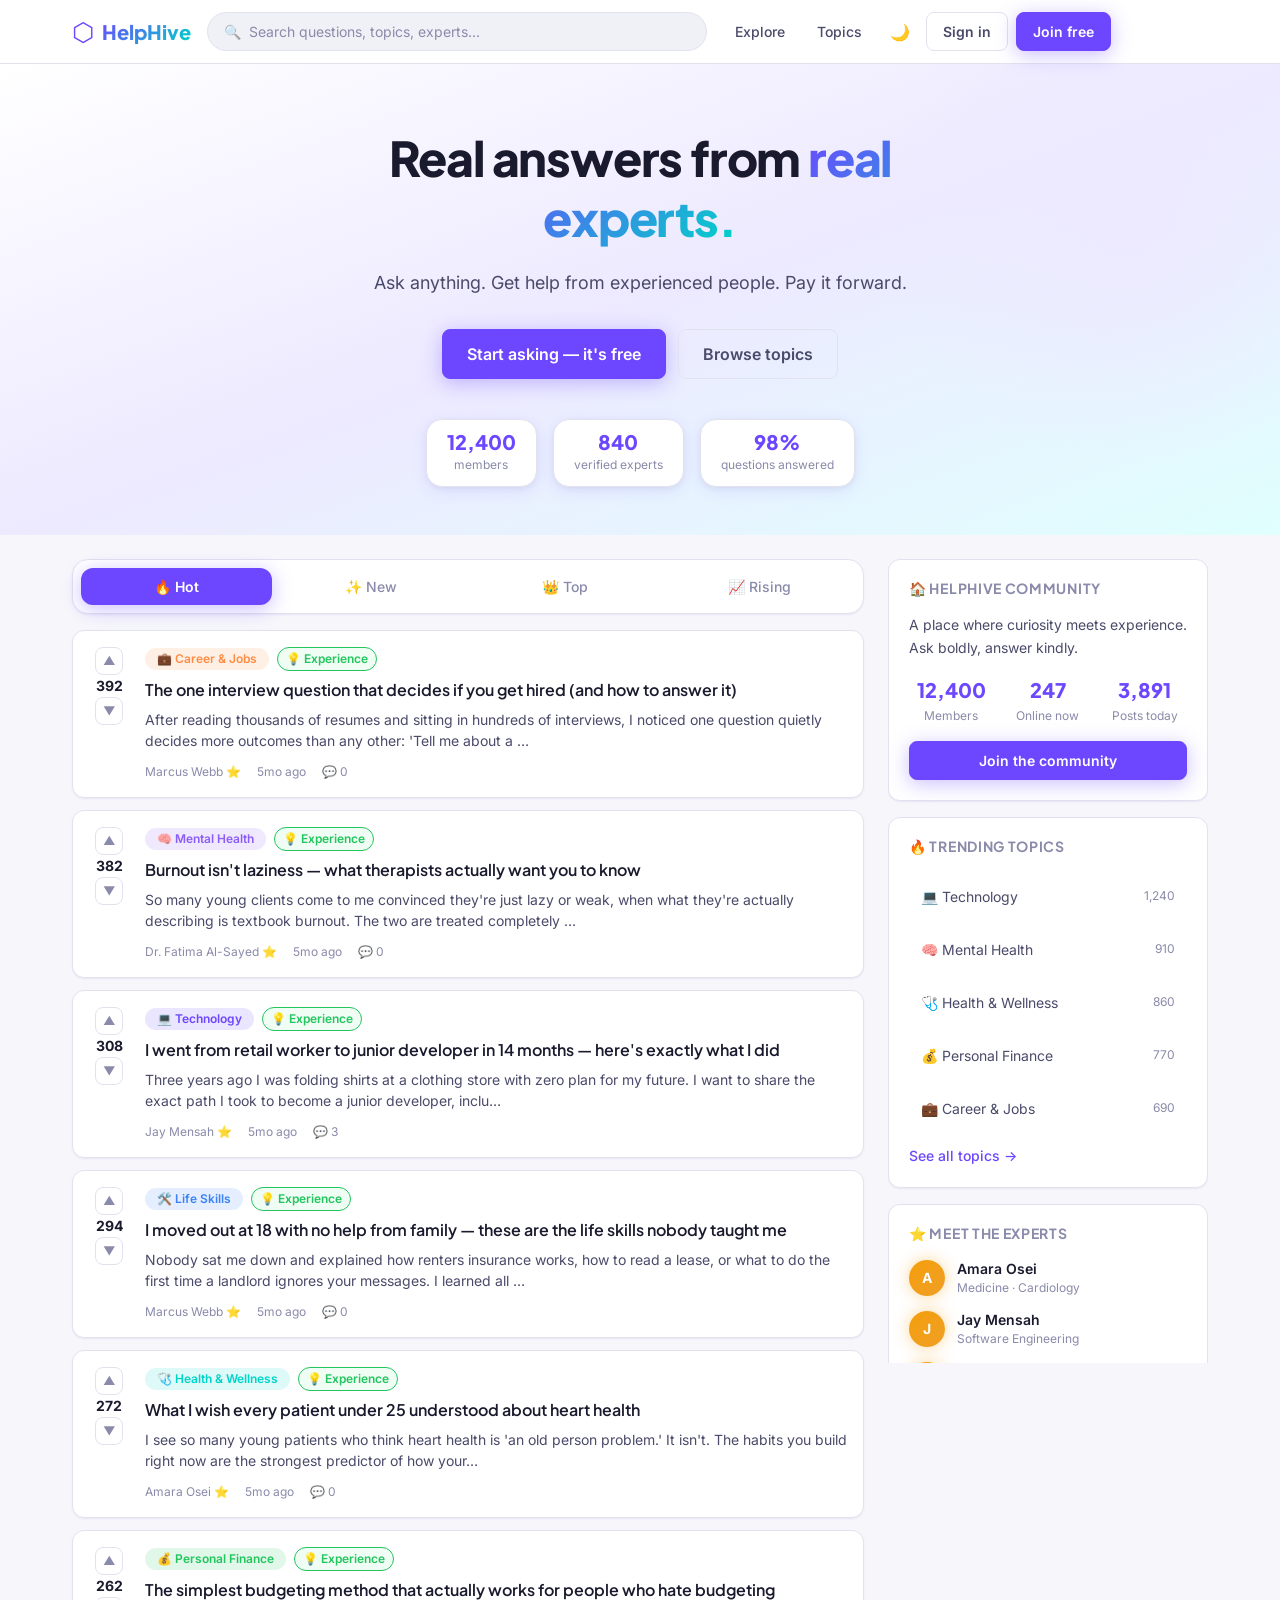
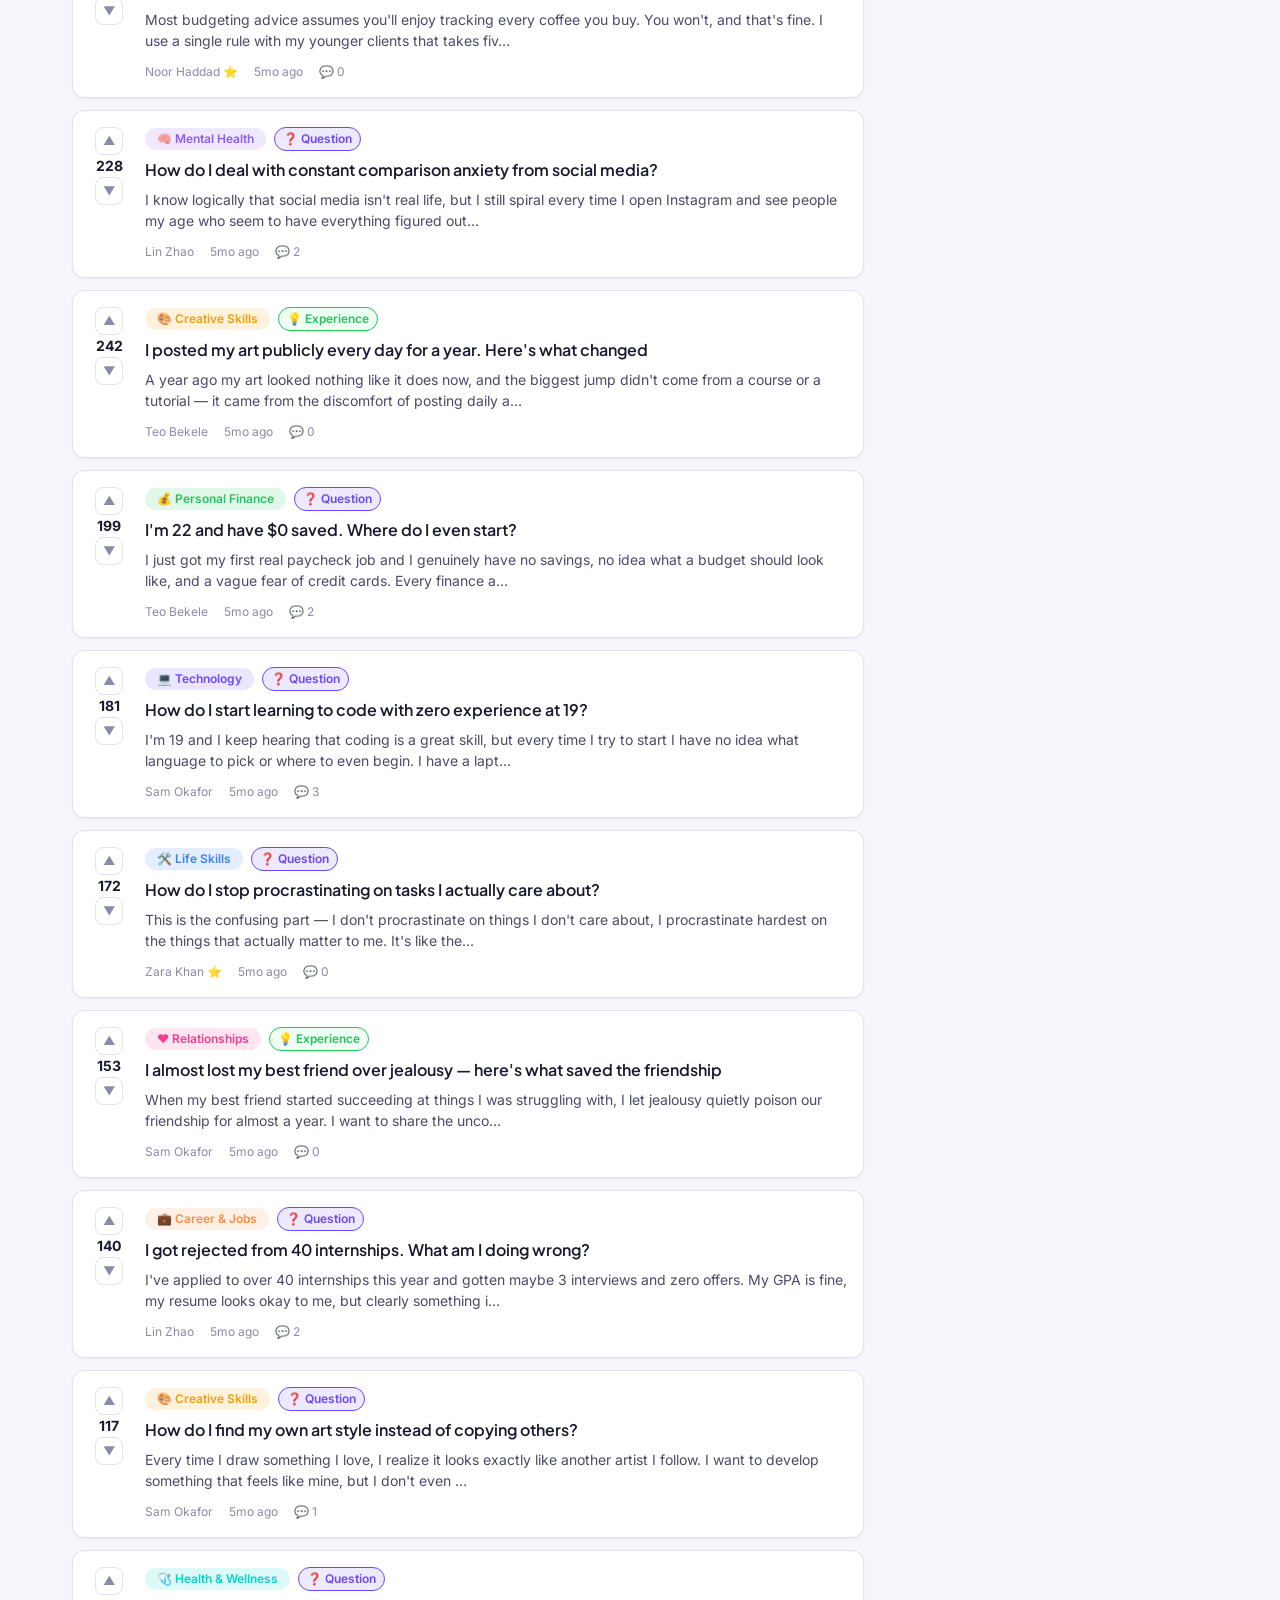
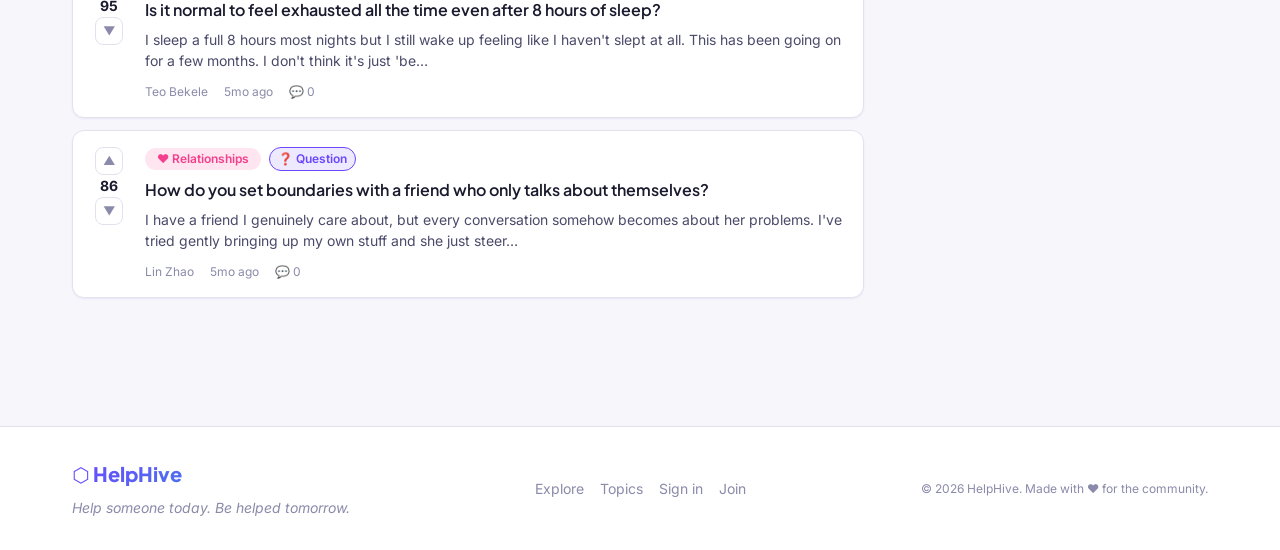
<file: index.html>
<!DOCTYPE html>
<html lang="en" data-theme="light">

<!--
  ============================================================
  HelpHive — index.html (HOME FEED)
  ============================================================
  This is the MAIN page users see when they visit the site.
  It shows a feed of posts from the community.

  BEGINNER TIP:
  Every HTML file starts with <!DOCTYPE html> — this tells
  the browser "this is a modern HTML5 page."

  The <html lang="en"> tag wraps EVERYTHING on the page.
  data-theme="light" is used by our CSS to switch between
  light and dark mode. JavaScript will change it to "dark".
  ============================================================
-->

<head>
  <!-- ── META TAGS ───────────────────────────────────────────
    Meta tags go in <head> — they are NOT visible on the page.
    They give the browser and search engines info about the page.
  ──────────────────────────────────────────────────────────── -->

  <!-- Tells the browser to use modern Unicode characters (emojis, special letters, etc.) -->
  <meta charset="UTF-8" />

  <!-- Makes the page look correct on phones (not zoomed out) -->
  <meta name="viewport" content="width=device-width, initial-scale=1.0" />

  <!-- The text shown in the browser tab -->
  <title>HelpHive — Home</title>

  <!-- A short description for search engines like Google -->
  <meta name="description" content="HelpHive — where young people find real answers from real experts." />

  <!-- ── GOOGLE FONTS ────────────────────────────────────────
    We load two fonts from Google:
    - "Plus Jakarta Sans" → used for headings (bold, modern)
    - "Inter" → used for body text (clean, readable)
    These two <link> tags must come BEFORE our CSS files.
  ──────────────────────────────────────────────────────────── -->
  <link rel="preconnect" href="https://fonts.googleapis.com" />
  <link rel="preconnect" href="https://fonts.gstatic.com" crossorigin />
  <link href="https://fonts.googleapis.com/css2?family=Plus+Jakarta+Sans:wght@400;500;600;700;800&family=Inter:wght@400;500;600&display=swap" rel="stylesheet" />

  <!-- ── CSS FILES ───────────────────────────────────────────
    We load our CSS in a specific order — each file builds on the previous one:
    1. reset.css      → removes all default browser styles
    2. variables.css  → defines our colors, sizes, fonts as variables
    3. components.css → styles for buttons, cards, navbar, etc.
    4. animations.css → all hover effects and transitions
  ──────────────────────────────────────────────────────────── -->
  <link rel="stylesheet" href="css/reset.css" />
  <link rel="stylesheet" href="css/variables.css" />
  <link rel="stylesheet" href="css/components.css" />
  <link rel="stylesheet" href="css/animations.css" />
</head>

<body>
  <!-- ══════════════════════════════════════════════════════
    NAVBAR — appears on EVERY page
    The <nav> tag is for navigation menus.
    class="navbar" means CSS will style it using .navbar rules.
  ══════════════════════════════════════════════════════════ -->
  <nav class="navbar">
    <div class="navbar__inner">

      <!-- LEFT SIDE: Logo -->
      <a href="index.html" class="navbar__logo">
        <!-- The logo icon (a honeycomb shape using text/emoji as placeholder) -->
        <span class="navbar__logo-icon" aria-hidden="true">⬡</span>
        <span class="navbar__logo-text">HelpHive</span>
      </a>

      <!-- CENTER: Search Bar -->
      <div class="navbar__search">
        <!-- role="search" tells screen readers this is a search area -->
        <div class="search-bar" role="search">
          <span class="search-bar__icon" aria-hidden="true">🔍</span>
          <input
            type="text"
            class="search-bar__input"
            placeholder="Search questions, topics, experts..."
            aria-label="Search HelpHive"
            id="searchInput"
          />
        </div>
      </div>

      <!-- RIGHT SIDE: Navigation Links + Buttons -->
      <div class="navbar__actions">
        <a href="explore.html" class="navbar__link">Explore</a>
        <a href="topic.html" class="navbar__link">Topics</a>

        <!-- Dark mode toggle button -->
        <!-- aria-label explains the button to screen readers (no visible text) -->
        <button class="btn btn--icon" id="themeToggle" aria-label="Toggle dark mode">
          <span id="themeIcon">🌙</span>
        </button>

        <!-- This shows when NOT logged in -->
        <div class="navbar__auth" id="navAuthButtons">
          <a href="login.html" class="btn btn--ghost">Sign in</a>
          <a href="signup.html" class="btn btn--primary">Join free</a>
        </div>

        <!-- This shows when logged IN (hidden by default, JS will show it) -->
        <div class="navbar__user hidden" id="navUserMenu">
          <a href="create-post.html" class="btn btn--accent">+ Ask</a>
          <button class="navbar__avatar" id="avatarBtn" aria-label="Open user menu">
            <!-- The avatar letter is set by JavaScript from the user's name -->
            <span id="avatarLetter">U</span>
          </button>
          <!-- Dropdown menu (shown when avatar is clicked) -->
          <div class="dropdown hidden" id="userDropdown">
            <a href="profile.html" class="dropdown__item">My Profile</a>
            <a href="profile.html#saved" class="dropdown__item">Saved Posts</a>
            <div class="dropdown__divider"></div>
            <button class="dropdown__item dropdown__item--danger" id="logoutBtn">Sign out</button>
          </div>
        </div>

        <!-- Hamburger button — only visible on mobile screens -->
        <button class="navbar__hamburger" id="hamburgerBtn" aria-label="Open menu">
          <span></span>
          <span></span>
          <span></span>
        </button>
      </div>
    </div>

    <!-- Mobile menu — slides down on small screens -->
    <div class="navbar__mobile-menu hidden" id="mobileMenu">
      <a href="explore.html" class="navbar__mobile-link">Explore</a>
      <a href="topic.html" class="navbar__mobile-link">Topics</a>
      <a href="login.html" class="navbar__mobile-link">Sign in</a>
      <a href="signup.html" class="navbar__mobile-link navbar__mobile-link--accent">Join free</a>
    </div>
  </nav>
  <!-- END NAVBAR -->

  <!-- ══════════════════════════════════════════════════════
    HERO BANNER — shown only on the home page
    A welcoming section at the top of the feed
  ══════════════════════════════════════════════════════════ -->
  <section class="hero">
    <div class="container">
      <div class="hero__content">
        <h1 class="hero__title">
          Real answers from <span class="hero__highlight">real experts.</span>
        </h1>
        <p class="hero__subtitle">
          Ask anything. Get help from experienced people. Pay it forward.
        </p>
        <div class="hero__cta">
          <a href="signup.html" class="btn btn--primary btn--large">Start asking — it's free</a>
          <a href="explore.html" class="btn btn--ghost btn--large">Browse topics</a>
        </div>
      </div>
      <!-- Floating stat badges (purely decorative, adds life to the hero) -->
      <div class="hero__stats" aria-hidden="true">
        <div class="stat-badge stat-badge--1">
          <span class="stat-badge__number" id="statMembers">12,400+</span>
          <span class="stat-badge__label">members</span>
        </div>
        <div class="stat-badge stat-badge--2">
          <span class="stat-badge__number" id="statExperts">840</span>
          <span class="stat-badge__label">verified experts</span>
        </div>
        <div class="stat-badge stat-badge--3">
          <span class="stat-badge__number" id="statAnswered">98%</span>
          <span class="stat-badge__label">questions answered</span>
        </div>
      </div>
    </div>
  </section>
  <!-- END HERO -->

  <!-- ══════════════════════════════════════════════════════
    MAIN CONTENT AREA
    <main> is the primary content of the page.
    We use a two-column layout: feed (left) + sidebar (right)
  ══════════════════════════════════════════════════════════ -->
  <main class="container layout--feed">

    <!-- ── LEFT COLUMN: POST FEED ────────────────────────── -->
    <section class="feed" aria-label="Post feed">

      <!-- Sort Tabs: Hot / New / Top / Rising -->
      <div class="feed__tabs" role="tablist" aria-label="Sort posts by">
        <!-- The "active" class highlights the selected tab -->
        <button class="feed__tab feed__tab--active" role="tab" data-sort="hot" aria-selected="true">
          🔥 Hot
        </button>
        <button class="feed__tab" role="tab" data-sort="new" aria-selected="false">
          ✨ New
        </button>
        <button class="feed__tab" role="tab" data-sort="top" aria-selected="false">
          👑 Top
        </button>
        <button class="feed__tab" role="tab" data-sort="rising" aria-selected="false">
          📈 Rising
        </button>
      </div>

      <!-- ── POST CARDS CONTAINER ──────────────────────────
        This <div> is EMPTY right now.
        JavaScript (posts.js) will read from data/posts.json
        and fill this area with post cards automatically.
        The class "reveal" triggers the scroll animation.
      ──────────────────────────────────────────────────────── -->
      <div class="post-list" id="postList" aria-live="polite">
        <!-- JS INSERTS POST CARDS HERE -->

        <!-- SKELETON LOADERS — shown while posts are loading -->
        <!-- JavaScript removes these once real posts appear -->
        <div class="post-card post-card--skeleton" aria-hidden="true">
          <div class="skeleton skeleton--vote"></div>
          <div class="post-card__body">
            <div class="skeleton skeleton--line skeleton--wide"></div>
            <div class="skeleton skeleton--line skeleton--medium"></div>
            <div class="skeleton skeleton--line skeleton--narrow"></div>
          </div>
        </div>
        <div class="post-card post-card--skeleton" aria-hidden="true">
          <div class="skeleton skeleton--vote"></div>
          <div class="post-card__body">
            <div class="skeleton skeleton--line skeleton--wide"></div>
            <div class="skeleton skeleton--line skeleton--medium"></div>
            <div class="skeleton skeleton--line skeleton--narrow"></div>
          </div>
        </div>
        <div class="post-card post-card--skeleton" aria-hidden="true">
          <div class="skeleton skeleton--vote"></div>
          <div class="post-card__body">
            <div class="skeleton skeleton--line skeleton--wide"></div>
            <div class="skeleton skeleton--line skeleton--medium"></div>
            <div class="skeleton skeleton--line skeleton--narrow"></div>
          </div>
        </div>
      </div>
      <!-- END POST LIST -->

    </section>
    <!-- END FEED -->

    <!-- ── RIGHT COLUMN: SIDEBAR ─────────────────────────── -->
    <aside class="sidebar" aria-label="Sidebar">

      <!-- Widget 1: Community Stats -->
      <div class="sidebar-widget reveal">
        <h2 class="sidebar-widget__title">🏠 HelpHive Community</h2>
        <p class="sidebar-widget__desc">
          A place where curiosity meets experience. Ask boldly, answer kindly.
        </p>
        <div class="community-stats">
          <!-- Each stat is a small number + label pair -->
          <div class="community-stat">
            <span class="community-stat__number" id="sidebarMembers">12,400</span>
            <span class="community-stat__label">Members</span>
          </div>
          <div class="community-stat">
            <span class="community-stat__number" id="sidebarOnline">247</span>
            <span class="community-stat__label">Online now</span>
          </div>
          <div class="community-stat">
            <span class="community-stat__number" id="sidebarPosts">3,891</span>
            <span class="community-stat__label">Posts today</span>
          </div>
        </div>
        <a href="signup.html" class="btn btn--primary btn--full">Join the community</a>
      </div>

      <!-- Widget 2: Trending Topics -->
      <div class="sidebar-widget reveal">
        <h2 class="sidebar-widget__title">🔥 Trending Topics</h2>
        <!-- This list is filled by JavaScript from topics.json -->
        <ul class="topic-list" id="sidebarTopics" aria-label="Trending topics">
          <!-- JS INSERTS TOPIC ITEMS HERE -->
        </ul>
        <a href="explore.html" class="sidebar-widget__link">See all topics →</a>
      </div>

      <!-- Widget 3: Meet the Experts -->
      <div class="sidebar-widget reveal">
        <h2 class="sidebar-widget__title">⭐ Meet the Experts</h2>
        <!-- Expert cards filled by JavaScript from users.json -->
        <div class="expert-list" id="sidebarExperts" aria-label="Featured experts">
          <!-- JS INSERTS EXPERT CARDS HERE -->
        </div>
      </div>

      <!-- Widget 4: House Rules -->
      <div class="sidebar-widget sidebar-widget--rules reveal">
        <h2 class="sidebar-widget__title">📋 Community Rules</h2>
        <ol class="rules-list">
          <li>Be kind and respectful</li>
          <li>Share real experience, not guesses</li>
          <li>No spam or self-promotion</li>
          <li>Experts must verify their field</li>
          <li>Help others — pay it forward</li>
        </ol>
      </div>

    </aside>
    <!-- END SIDEBAR -->

  </main>
  <!-- END MAIN -->

  <!-- ══════════════════════════════════════════════════════
    FOOTER — appears on every page
  ══════════════════════════════════════════════════════════ -->
  <footer class="footer">
    <div class="container footer__inner">
      <div class="footer__brand">
        <span class="footer__logo">⬡ HelpHive</span>
        <p class="footer__tagline">Help someone today. Be helped tomorrow.</p>
      </div>
      <nav class="footer__links" aria-label="Footer navigation">
        <a href="explore.html">Explore</a>
        <a href="topic.html">Topics</a>
        <a href="login.html">Sign in</a>
        <a href="signup.html">Join</a>
      </nav>
      <p class="footer__copy">© 2026 HelpHive. Made with ❤️ for the community.</p>
    </div>
  </footer>

  <!-- ══════════════════════════════════════════════════════
    TOAST NOTIFICATION CONTAINER
    This div is always in the page but invisible.
    JavaScript makes it appear when we need to show a message
    like "Voted!" or "Post saved!"
  ══════════════════════════════════════════════════════════ -->
  <div class="toast-container" id="toastContainer" aria-live="assertive" aria-atomic="true"></div>

  <!-- ── JAVASCRIPT FILES ────────────────────────────────────
    Scripts go at the BOTTOM of <body> — this is important!
    If scripts load before the HTML, they can't find elements.
    Load order matters:
    1. app.js   → runs first, sets up theme, navbar
    2. posts.js → loads post data and renders cards
    3. ui.js    → handles animations, toasts, modals
    4. auth.js  → checks if user is logged in
  ──────────────────────────────────────────────────────────── -->
  <script src="js/app.js"></script>
  <script src="js/posts.js"></script>
  <script src="js/ui.js"></script>
  <script src="js/auth.js"></script>
</body>
</html>
</file>
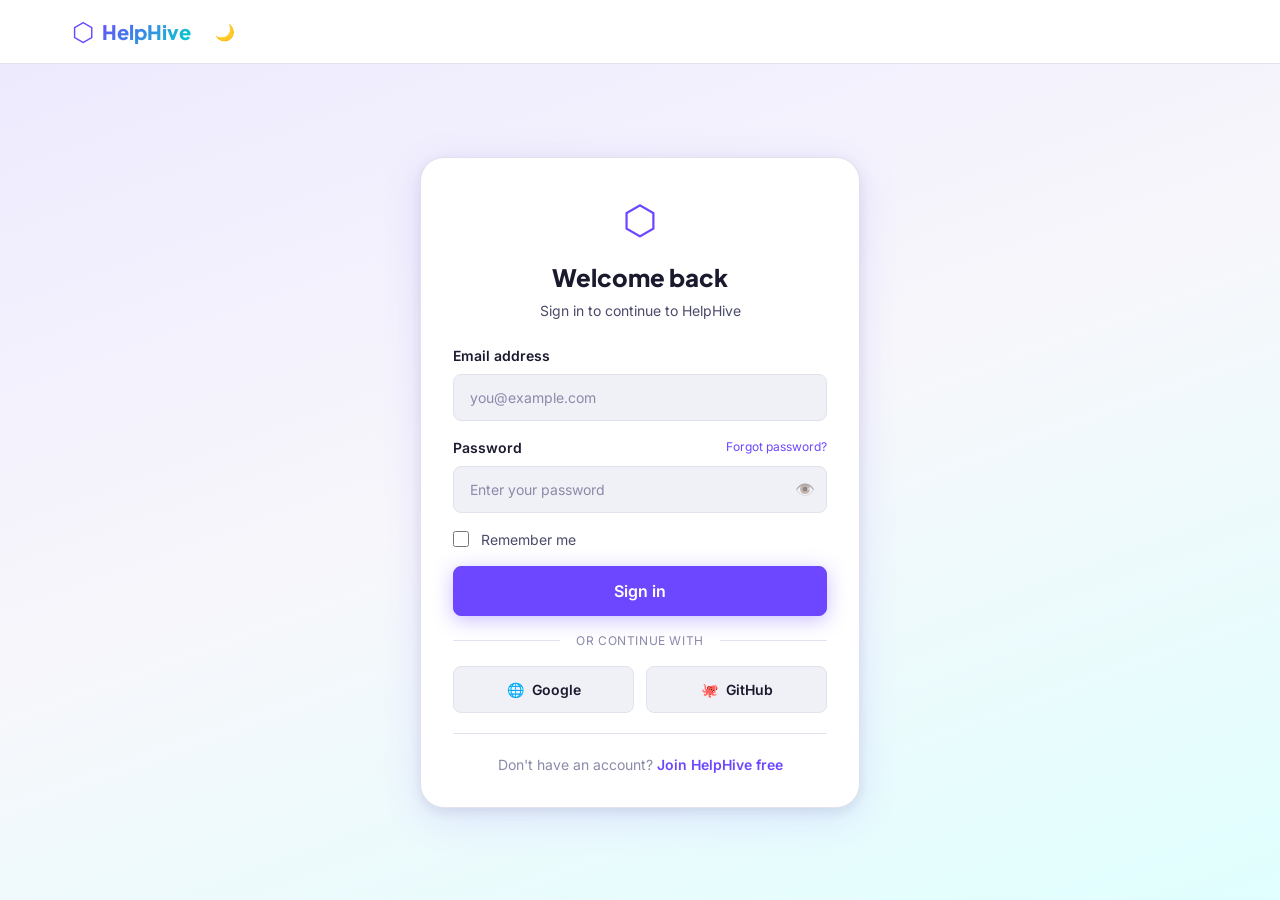
<file: create-post.html>
<!DOCTYPE html>
<html lang="en" data-theme="light">

<!--
  ============================================================
  HelpHive — create-post.html (ASK / SHARE)
  ============================================================
  This page lets users write a new post.
  There are two types:
  - "Ask a Question" — for people seeking help
  - "Share Experience" — for experts sharing knowledge

  BEGINNER TIP:
  This page is "protected" — if you're not logged in,
  JavaScript redirects you to login.html automatically.
  That's a simple way to protect pages without a real server.
  ============================================================
-->

<head>
  <meta charset="UTF-8" />
  <meta name="viewport" content="width=device-width, initial-scale=1.0" />
  <title>HelpHive — Create Post</title>
  <meta name="description" content="Ask a question or share your experience on HelpHive." />
  <link rel="preconnect" href="https://fonts.googleapis.com" />
  <link rel="preconnect" href="https://fonts.gstatic.com" crossorigin />
  <link href="https://fonts.googleapis.com/css2?family=Plus+Jakarta+Sans:wght@400;500;600;700;800&family=Inter:wght@400;500;600&display=swap" rel="stylesheet" />
  <link rel="stylesheet" href="css/reset.css" />
  <link rel="stylesheet" href="css/variables.css" />
  <link rel="stylesheet" href="css/components.css" />
  <link rel="stylesheet" href="css/animations.css" />
</head>

<body>

  <!-- NAVBAR -->
  <nav class="navbar">
    <div class="navbar__inner">
      <a href="index.html" class="navbar__logo">
        <span class="navbar__logo-icon" aria-hidden="true">⬡</span>
        <span class="navbar__logo-text">HelpHive</span>
      </a>
      <div class="navbar__search">
        <div class="search-bar" role="search">
          <span class="search-bar__icon" aria-hidden="true">🔍</span>
          <input type="text" class="search-bar__input" placeholder="Search HelpHive..." aria-label="Search" id="searchInput" />
        </div>
      </div>
      <div class="navbar__actions">
        <a href="explore.html" class="navbar__link">Explore</a>
        <a href="topic.html" class="navbar__link">Topics</a>
        <button class="btn btn--icon" id="themeToggle" aria-label="Toggle dark mode"><span id="themeIcon">🌙</span></button>
        <div class="navbar__user hidden" id="navUserMenu">
          <button class="navbar__avatar" id="avatarBtn" aria-label="Open user menu"><span id="avatarLetter">U</span></button>
          <div class="dropdown hidden" id="userDropdown">
            <a href="profile.html" class="dropdown__item">My Profile</a>
            <div class="dropdown__divider"></div>
            <button class="dropdown__item dropdown__item--danger" id="logoutBtn">Sign out</button>
          </div>
        </div>
        <button class="navbar__hamburger" id="hamburgerBtn" aria-label="Open menu">
          <span></span><span></span><span></span>
        </button>
      </div>
    </div>
    <div class="navbar__mobile-menu hidden" id="mobileMenu">
      <a href="explore.html" class="navbar__mobile-link">Explore</a>
      <a href="topic.html" class="navbar__mobile-link">Topics</a>
    </div>
  </nav>

  <!-- PAGE HEADER -->
  <section class="page-header page-header--small">
    <div class="container">
      <h1 class="page-header__title">Create a Post</h1>
      <p class="page-header__sub">Ask boldly. Share generously.</p>
    </div>
  </section>

  <main class="container layout--create">

    <!-- ── CREATE POST EDITOR ─────────────────────────────── -->
    <div class="post-editor" id="postEditor">

      <!-- POST TYPE TOGGLE -->
      <!--
        This controls what KIND of post the user is creating.
        The toggle changes the editor's placeholder text
        and adds a "question" or "experience" tag to the post.
      -->
      <div class="post-type-toggle" role="group" aria-label="Post type">
        <button class="post-type-btn post-type-btn--active" id="typeQuestion" data-type="question">
          ❓ Ask a Question
        </button>
        <button class="post-type-btn" id="typeExperience" data-type="experience">
          💡 Share Experience
        </button>
      </div>

      <!-- EDITOR BODY -->
      <div class="editor-card">

        <!-- Title Input -->
        <div class="editor-section">
          <label class="editor-label" for="postTitle">Title</label>
          <input
            type="text"
            class="editor-title-input"
            id="postTitle"
            placeholder="What's your question? Be specific."
            maxlength="300"
            aria-required="true"
            aria-describedby="titleCount titleError"
          />
          <!-- Character counter — JS updates this as user types -->
          <div class="editor-meta-row">
            <span class="form-error hidden" id="titleError" role="alert">Please add a title.</span>
            <span class="char-count" id="titleCount" aria-live="polite">0 / 300</span>
          </div>
        </div>

        <!-- Topic Selector -->
        <div class="editor-section">
          <label class="editor-label" for="postTopic">Topic</label>
          <!--
            A <select> creates a dropdown menu.
            The options are filled by JavaScript from topics.json.
          -->
          <select class="editor-select" id="postTopic" aria-required="true">
            <option value="">— Choose a topic —</option>
            <!-- JS adds <option> elements here from topics.json -->
          </select>
          <span class="form-error hidden" id="topicError" role="alert">Please choose a topic.</span>
        </div>

        <!-- Body / Content Area -->
        <div class="editor-section">
          <div class="editor-label-row">
            <label class="editor-label" for="postBody">Details</label>
            <!-- Preview toggle -->
            <button class="btn btn--ghost btn--small" id="previewToggle">👁️ Preview</button>
          </div>

          <!-- Simple formatting toolbar -->
          <!--
            These buttons add markdown formatting to the text area.
            They DON'T use a fancy library — just plain JS string
            manipulation, which is great for beginners to understand.
          -->
          <div class="editor-toolbar" role="toolbar" aria-label="Formatting toolbar">
            <button class="toolbar-btn" data-format="bold" aria-label="Bold">B</button>
            <button class="toolbar-btn toolbar-btn--italic" data-format="italic" aria-label="Italic">I</button>
            <button class="toolbar-btn" data-format="link" aria-label="Insert link">🔗</button>
            <button class="toolbar-btn" data-format="code" aria-label="Insert code">&lt;/&gt;</button>
            <div class="toolbar-sep" aria-hidden="true"></div>
            <button class="toolbar-btn" data-format="bullet" aria-label="Bullet list">• List</button>
          </div>

          <!-- Writing area -->
          <textarea
            class="editor-textarea"
            id="postBody"
            placeholder="Give as much detail as you can. What have you already tried? What specifically do you need help with?"
            rows="10"
            aria-required="true"
            aria-describedby="bodyError"
          ></textarea>
          <span class="form-error hidden" id="bodyError" role="alert">Please add some details.</span>

          <!-- Preview area — shown when Preview is toggled on -->
          <div class="editor-preview hidden" id="editorPreview" aria-live="polite">
            <!-- JS renders a preview of the post here -->
          </div>
        </div>

        <!-- Tags Input -->
        <div class="editor-section">
          <label class="editor-label" for="tagInput">Tags <span class="editor-label--optional">(optional)</span></label>
          <!--
            Tags work like this:
            1. User types a word and presses Enter or comma
            2. JS creates a visual "tag pill" and stores the tag
            3. User can remove tags by clicking the X on each pill
          -->
          <div class="tag-input-box" id="tagInputBox" aria-label="Add tags">
            <!-- Tag pills appear here -->
            <input
              type="text"
              class="tag-input"
              id="tagInput"
              placeholder="Type a tag and press Enter..."
              aria-label="Tag input"
            />
          </div>
          <p class="form-hint">Press Enter or comma after each tag. Max 5 tags.</p>
        </div>

        <!-- Submit Area -->
        <div class="editor-actions">
          <a href="index.html" class="btn btn--ghost btn--large">Cancel</a>
          <button class="btn btn--ghost btn--large" id="saveDraftBtn">💾 Save draft</button>
          <button class="btn btn--primary btn--large" id="submitPostBtn">Publish post</button>
        </div>

      </div>
      <!-- END EDITOR CARD -->
    </div>

    <!-- ── RIGHT SIDEBAR: Writing Tips ───────────────────── -->
    <aside class="sidebar sidebar--create" aria-label="Writing tips">

      <div class="sidebar-widget">
        <h2 class="sidebar-widget__title">✍️ Tips for a great post</h2>
        <ul class="tips-list">
          <li class="tips-list__item">
            <span class="tips-list__icon" aria-hidden="true">🎯</span>
            <div>
              <strong>Be specific</strong>
              <p>Detailed questions get detailed answers.</p>
            </div>
          </li>
          <li class="tips-list__item">
            <span class="tips-list__icon" aria-hidden="true">🔍</span>
            <div>
              <strong>Search first</strong>
              <p>Your question may already be answered.</p>
            </div>
          </li>
          <li class="tips-list__item">
            <span class="tips-list__icon" aria-hidden="true">📖</span>
            <div>
              <strong>Give context</strong>
              <p>Tell us what you've already tried.</p>
            </div>
          </li>
          <li class="tips-list__item">
            <span class="tips-list__icon" aria-hidden="true">🤝</span>
            <div>
              <strong>Be respectful</strong>
              <p>Everyone starts somewhere.</p>
            </div>
          </li>
        </ul>
      </div>

      <div class="sidebar-widget">
        <h2 class="sidebar-widget__title">📋 Community Rules</h2>
        <ol class="rules-list">
          <li>Be kind and respectful</li>
          <li>Share real experience, not guesses</li>
          <li>No spam or self-promotion</li>
          <li>Experts must verify their field</li>
          <li>Help others — pay it forward</li>
        </ol>
      </div>

    </aside>

  </main>

  <!-- FOOTER -->
  <footer class="footer">
    <div class="container footer__inner">
      <div class="footer__brand">
        <span class="footer__logo">⬡ HelpHive</span>
        <p class="footer__tagline">Help someone today. Be helped tomorrow.</p>
      </div>
      <nav class="footer__links" aria-label="Footer navigation">
        <a href="explore.html">Explore</a>
        <a href="topic.html">Topics</a>
      </nav>
      <p class="footer__copy">© 2026 HelpHive. Made with ❤️ for the community.</p>
    </div>
  </footer>

  <div class="toast-container" id="toastContainer" aria-live="assertive" aria-atomic="true"></div>

  <script src="js/app.js"></script>
  <script src="js/posts.js"></script>
  <script src="js/ui.js"></script>
  <script src="js/auth.js"></script>
</body>
</html>
</file>
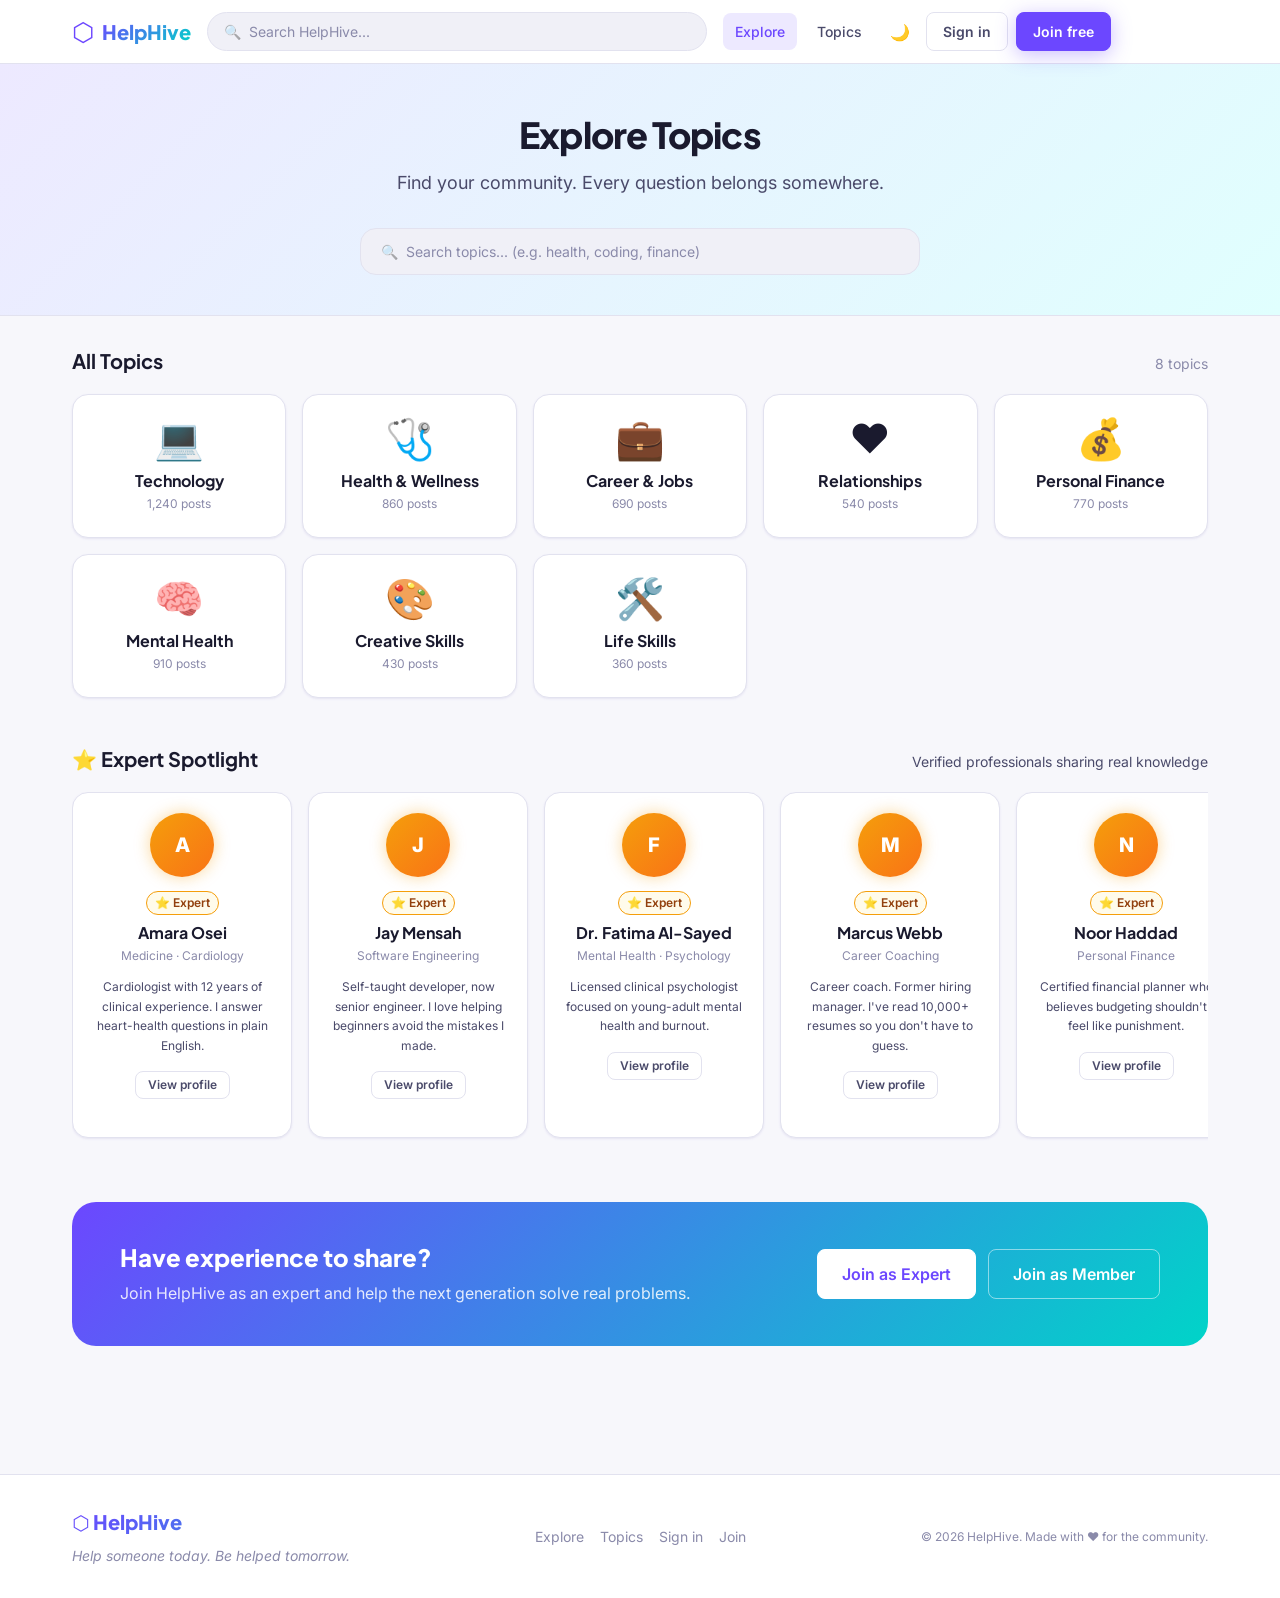
<file: explore.html>
<!DOCTYPE html>
<html lang="en" data-theme="light">

<!--
  ============================================================
  HelpHive — explore.html (EXPLORE / BROWSE TOPICS)
  ============================================================
  This page shows all available topics in a colorful grid.
  Users can search/filter topics and see expert spotlights.

  BEGINNER TIP:
  The topic grid uses CSS Grid layout.
  Each topic card gets its color from the topics.json data.
  JS reads the JSON and builds the cards dynamically.
  ============================================================
-->

<head>
  <meta charset="UTF-8" />
  <meta name="viewport" content="width=device-width, initial-scale=1.0" />
  <title>HelpHive — Explore Topics</title>
  <meta name="description" content="Browse all topics on HelpHive and find experts in any field." />
  <link rel="preconnect" href="https://fonts.googleapis.com" />
  <link rel="preconnect" href="https://fonts.gstatic.com" crossorigin />
  <link href="https://fonts.googleapis.com/css2?family=Plus+Jakarta+Sans:wght@400;500;600;700;800&family=Inter:wght@400;500;600&display=swap" rel="stylesheet" />
  <link rel="stylesheet" href="css/reset.css" />
  <link rel="stylesheet" href="css/variables.css" />
  <link rel="stylesheet" href="css/components.css" />
  <link rel="stylesheet" href="css/animations.css" />
</head>

<body>

  <!-- NAVBAR -->
  <nav class="navbar">
    <div class="navbar__inner">
      <a href="index.html" class="navbar__logo">
        <span class="navbar__logo-icon" aria-hidden="true">⬡</span>
        <span class="navbar__logo-text">HelpHive</span>
      </a>
      <div class="navbar__search">
        <div class="search-bar" role="search">
          <span class="search-bar__icon" aria-hidden="true">🔍</span>
          <input type="text" class="search-bar__input" placeholder="Search HelpHive..." aria-label="Search" id="searchInput" />
        </div>
      </div>
      <div class="navbar__actions">
        <a href="explore.html" class="navbar__link navbar__link--active">Explore</a>
        <a href="topic.html" class="navbar__link">Topics</a>
        <button class="btn btn--icon" id="themeToggle" aria-label="Toggle dark mode"><span id="themeIcon">🌙</span></button>
        <div class="navbar__auth" id="navAuthButtons">
          <a href="login.html" class="btn btn--ghost">Sign in</a>
          <a href="signup.html" class="btn btn--primary">Join free</a>
        </div>
        <div class="navbar__user hidden" id="navUserMenu">
          <a href="create-post.html" class="btn btn--accent">+ Ask</a>
          <button class="navbar__avatar" id="avatarBtn" aria-label="Open user menu"><span id="avatarLetter">U</span></button>
          <div class="dropdown hidden" id="userDropdown">
            <a href="profile.html" class="dropdown__item">My Profile</a>
            <a href="profile.html#saved" class="dropdown__item">Saved Posts</a>
            <div class="dropdown__divider"></div>
            <button class="dropdown__item dropdown__item--danger" id="logoutBtn">Sign out</button>
          </div>
        </div>
        <button class="navbar__hamburger" id="hamburgerBtn" aria-label="Open menu">
          <span></span><span></span><span></span>
        </button>
      </div>
    </div>
    <div class="navbar__mobile-menu hidden" id="mobileMenu">
      <a href="explore.html" class="navbar__mobile-link">Explore</a>
      <a href="topic.html" class="navbar__mobile-link">Topics</a>
      <a href="login.html" class="navbar__mobile-link">Sign in</a>
      <a href="signup.html" class="navbar__mobile-link navbar__mobile-link--accent">Join free</a>
    </div>
  </nav>

  <!-- PAGE HEADER -->
  <section class="page-header">
    <div class="container">
      <h1 class="page-header__title">Explore Topics</h1>
      <p class="page-header__sub">Find your community. Every question belongs somewhere.</p>

      <!-- TOPIC SEARCH — filters the grid below in real time -->
      <div class="explore-search">
        <div class="search-bar search-bar--large" role="search">
          <span class="search-bar__icon" aria-hidden="true">🔍</span>
          <input
            type="text"
            class="search-bar__input"
            id="topicSearchInput"
            placeholder="Search topics... (e.g. health, coding, finance)"
            aria-label="Search topics"
          />
        </div>
      </div>
    </div>
  </section>

  <main class="container" style="padding-top: 2rem; padding-bottom: 4rem;">

    <!-- ── ALL TOPICS GRID ────────────────────────────────── -->
    <section aria-label="All topics">
      <div class="section-header">
        <h2 class="section-title">All Topics</h2>
        <!-- Result count updates as user types in search -->
        <span class="section-count" id="topicCount">Loading...</span>
      </div>

      <!--
        This grid is EMPTY — JavaScript fills it with topic cards.
        Each card gets background color and icon from topics.json.
        The "no results" message shows when search finds nothing.
      -->
      <div class="topic-grid" id="topicGrid" aria-live="polite">
        <!-- JS INSERTS TOPIC CARDS HERE -->
        <!-- Each card looks like:
          <a href="topic.html?id=X" class="topic-card" style="--card-color: #hexcode">
            <span class="topic-card__icon">🖥️</span>
            <h3 class="topic-card__name">Technology</h3>
            <p class="topic-card__count">1,234 posts</p>
          </a>
        -->
      </div>

      <!-- Shown when search returns no results -->
      <div class="empty-state hidden" id="topicEmpty">
        <p class="empty-state__icon" aria-hidden="true">🔎</p>
        <h3 class="empty-state__title">No topics found</h3>
        <p class="empty-state__text">Try a different search term.</p>
      </div>
    </section>

    <!-- ── EXPERT SPOTLIGHT SECTION ──────────────────────── -->
    <section class="expert-spotlight" aria-label="Expert spotlight">
      <div class="section-header">
        <h2 class="section-title">⭐ Expert Spotlight</h2>
        <p class="section-sub">Verified professionals sharing real knowledge</p>
      </div>

      <!--
        Horizontal scrolling row of expert cards.
        CSS makes this scroll horizontally on smaller screens.
        JS fills this from users.json (only users with isExpert: true).
      -->
      <div class="expert-scroll" id="expertScroll" role="list" aria-label="Featured experts">
        <!-- JS INSERTS EXPERT CARDS HERE -->
        <!-- Each card:
          <div class="expert-card" role="listitem">
            <div class="expert-card__avatar">A</div>
            <span class="badge badge--expert">⭐ Expert</span>
            <h3 class="expert-card__name">Dr. Amara</h3>
            <p class="expert-card__field">Medicine · 12yr exp.</p>
            <p class="expert-card__bio">Short bio text...</p>
            <a href="profile.html?id=X" class="btn btn--ghost btn--small">View profile</a>
          </div>
        -->
      </div>
    </section>

    <!-- ── CALL TO ACTION BANNER ──────────────────────────── -->
    <section class="cta-banner reveal" aria-label="Join the community">
      <div class="cta-banner__content">
        <h2 class="cta-banner__title">Have experience to share?</h2>
        <p class="cta-banner__text">
          Join HelpHive as an expert and help the next generation solve real problems.
        </p>
      </div>
      <div class="cta-banner__actions">
        <a href="signup.html" class="btn btn--primary btn--large">Join as Expert</a>
        <a href="signup.html" class="btn btn--ghost btn--large">Join as Member</a>
      </div>
    </section>

  </main>

  <!-- FOOTER -->
  <footer class="footer">
    <div class="container footer__inner">
      <div class="footer__brand">
        <span class="footer__logo">⬡ HelpHive</span>
        <p class="footer__tagline">Help someone today. Be helped tomorrow.</p>
      </div>
      <nav class="footer__links" aria-label="Footer navigation">
        <a href="explore.html">Explore</a>
        <a href="topic.html">Topics</a>
        <a href="login.html">Sign in</a>
        <a href="signup.html">Join</a>
      </nav>
      <p class="footer__copy">© 2026 HelpHive. Made with ❤️ for the community.</p>
    </div>
  </footer>

  <div class="toast-container" id="toastContainer" aria-live="assertive" aria-atomic="true"></div>

  <script src="js/app.js"></script>
  <script src="js/posts.js"></script>
  <script src="js/ui.js"></script>
  <script src="js/auth.js"></script>
</body>
</html>
</file>
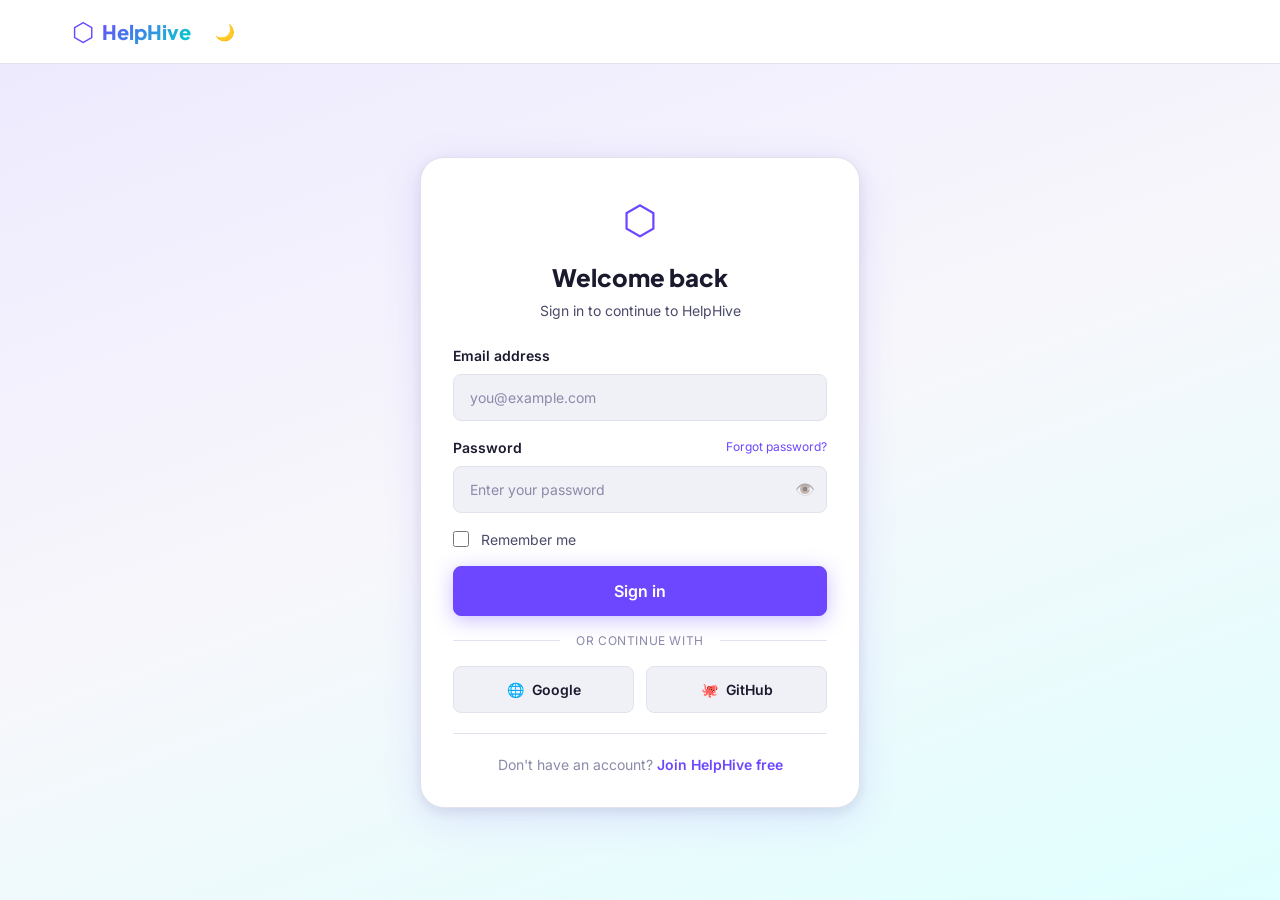
<file: login.html>
<!DOCTYPE html>
<html lang="en" data-theme="light">

<!--
  ============================================================
  HelpHive — login.html (SIGN IN PAGE)
  ============================================================
  A centered card layout for signing in.
  We use localStorage to simulate a real login system.
  No real server is needed — this is all frontend JS.

  BEGINNER TIP:
  localStorage is like a small notebook the browser keeps.
  We write the user's info there when they "log in",
  and read it on other pages to know who's signed in.
  ============================================================
-->

<head>
  <meta charset="UTF-8" />
  <meta name="viewport" content="width=device-width, initial-scale=1.0" />
  <title>HelpHive — Sign In</title>
  <meta name="description" content="Sign in to HelpHive." />
  <link rel="preconnect" href="https://fonts.googleapis.com" />
  <link rel="preconnect" href="https://fonts.gstatic.com" crossorigin />
  <link href="https://fonts.googleapis.com/css2?family=Plus+Jakarta+Sans:wght@400;500;600;700;800&family=Inter:wght@400;500;600&display=swap" rel="stylesheet" />
  <link rel="stylesheet" href="css/reset.css" />
  <link rel="stylesheet" href="css/variables.css" />
  <link rel="stylesheet" href="css/components.css" />
  <link rel="stylesheet" href="css/animations.css" />
</head>

<body class="auth-page">
  <!--
    class="auth-page" on <body> tells CSS to center
    everything vertically and use a special background.
  -->

  <!-- Minimal navbar for auth pages — just logo + theme toggle -->
  <nav class="navbar navbar--minimal">
    <div class="navbar__inner">
      <a href="index.html" class="navbar__logo">
        <span class="navbar__logo-icon" aria-hidden="true">⬡</span>
        <span class="navbar__logo-text">HelpHive</span>
      </a>
      <div class="navbar__actions">
        <button class="btn btn--icon" id="themeToggle" aria-label="Toggle dark mode">
          <span id="themeIcon">🌙</span>
        </button>
      </div>
    </div>
  </nav>

  <!-- AUTH CARD — centered on the page -->
  <main class="auth-main">
    <div class="auth-card">

      <!-- CARD HEADER -->
      <div class="auth-card__header">
        <span class="auth-card__icon" aria-hidden="true">⬡</span>
        <h1 class="auth-card__title">Welcome back</h1>
        <p class="auth-card__sub">Sign in to continue to HelpHive</p>
      </div>

      <!-- LOGIN FORM -->
      <!--
        We use a <div> instead of <form> because we handle
        submission with JavaScript, not a server form submit.
        The novalidate attribute would normally disable browser
        validation — JS handles it manually instead.
      -->
      <div class="auth-form" id="loginForm" role="form" aria-label="Sign in form">

        <!-- Email Field -->
        <div class="form-group">
          <label class="form-label" for="loginEmail">Email address</label>
          <input
            type="email"
            class="form-input"
            id="loginEmail"
            placeholder="you@example.com"
            autocomplete="email"
            aria-required="true"
            aria-describedby="loginEmailError"
          />
          <!-- Error message — shown by JS when email is invalid -->
          <span class="form-error hidden" id="loginEmailError" role="alert"></span>
        </div>

        <!-- Password Field -->
        <div class="form-group">
          <div class="form-label-row">
            <label class="form-label" for="loginPassword">Password</label>
            <!-- Forgot password link -->
            <a href="#" class="form-label-link">Forgot password?</a>
          </div>
          <div class="form-input-wrap">
            <input
              type="password"
              class="form-input"
              id="loginPassword"
              placeholder="Enter your password"
              autocomplete="current-password"
              aria-required="true"
              aria-describedby="loginPasswordError"
            />
            <!-- Show/hide password toggle -->
            <button
              type="button"
              class="form-input-toggle"
              id="loginPasswordToggle"
              aria-label="Show password"
            >👁️</button>
          </div>
          <span class="form-error hidden" id="loginPasswordError" role="alert"></span>
        </div>

        <!-- Remember me checkbox -->
        <div class="form-check">
          <input type="checkbox" class="form-check__input" id="rememberMe" />
          <label class="form-check__label" for="rememberMe">Remember me</label>
        </div>

        <!-- Submit Button -->
        <button class="btn btn--primary btn--full btn--large" id="loginSubmit">
          Sign in
        </button>

        <!-- General error (wrong credentials, etc.) -->
        <div class="auth-error hidden" id="loginError" role="alert">
          <span class="auth-error__icon" aria-hidden="true">⚠️</span>
          <span id="loginErrorMsg">Invalid email or password.</span>
        </div>

        <!-- Divider -->
        <div class="auth-divider">
          <span>or continue with</span>
        </div>

        <!-- Social Login Buttons (simulated — not real OAuth) -->
        <div class="social-btns">
          <button class="btn btn--social" id="googleLogin">
            <span aria-hidden="true">🌐</span> Google
          </button>
          <button class="btn btn--social" id="githubLogin">
            <span aria-hidden="true">🐙</span> GitHub
          </button>
        </div>

      </div>
      <!-- END LOGIN FORM -->

      <!-- Switch to signup -->
      <p class="auth-switch">
        Don't have an account?
        <a href="signup.html" class="auth-switch__link">Join HelpHive free</a>
      </p>

    </div>
    <!-- END AUTH CARD -->
  </main>

  <div class="toast-container" id="toastContainer" aria-live="assertive" aria-atomic="true"></div>

  <script src="js/app.js"></script>
  <script src="js/ui.js"></script>
  <script src="js/auth.js"></script>
</body>
</html>
</file>
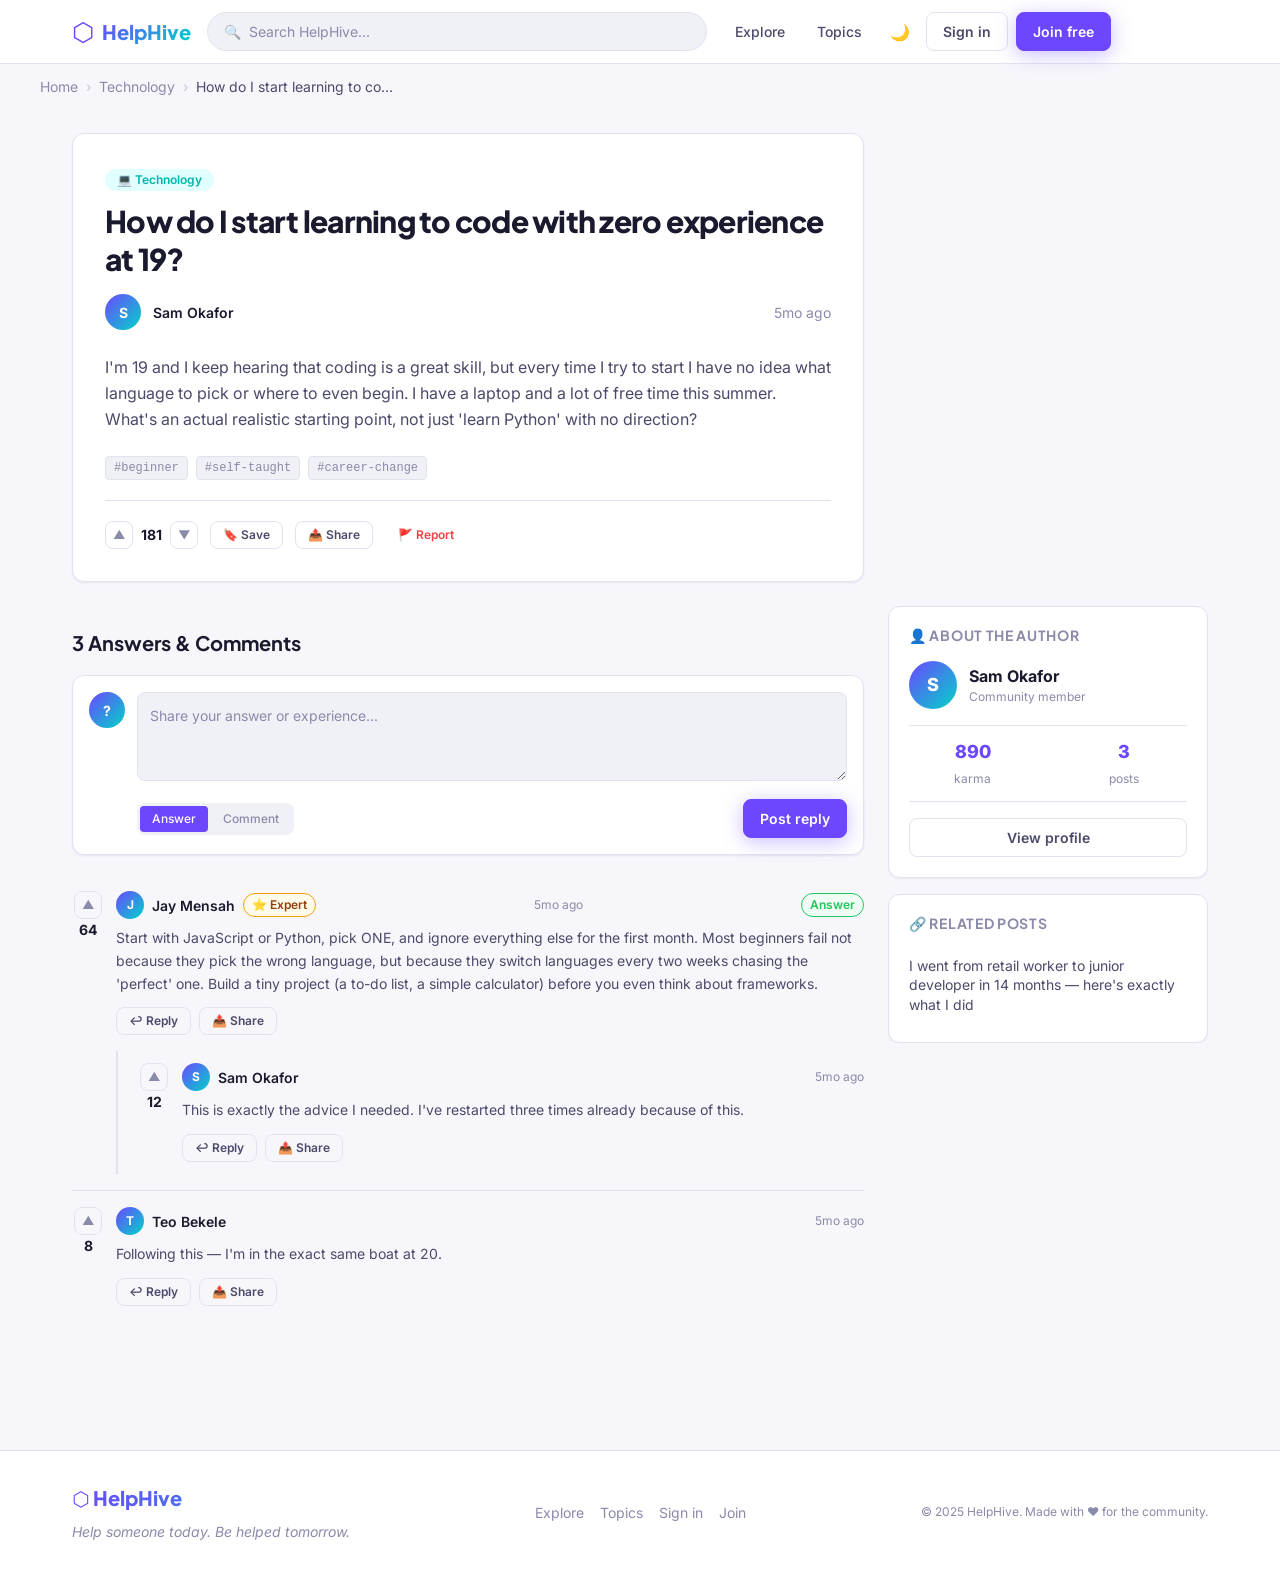
<file: post.html>
<!DOCTYPE html>
<html lang="en" data-theme="light">

<!--
  ============================================================
  HelpHive — post.html (POST DETAIL + COMMENTS)
  ============================================================
  This page shows ONE full post with all its comments.
  When a user clicks a post card on index.html, they land here.

  BEGINNER TIP:
  We use JavaScript to read a "postId" from the URL.
  Example URL: post.html?id=3
  JS reads the "?id=3" part and loads the right post.
  ============================================================
-->

<head>
  <meta charset="UTF-8" />
  <meta name="viewport" content="width=device-width, initial-scale=1.0" />
  <title>HelpHive — Post</title>
  <meta name="description" content="Read and reply to community posts on HelpHive." />
  <link rel="preconnect" href="https://fonts.googleapis.com" />
  <link rel="preconnect" href="https://fonts.gstatic.com" crossorigin />
  <link href="https://fonts.googleapis.com/css2?family=Plus+Jakarta+Sans:wght@400;500;600;700;800&family=Inter:wght@400;500;600&display=swap" rel="stylesheet" />
  <link rel="stylesheet" href="css/reset.css" />
  <link rel="stylesheet" href="css/variables.css" />
  <link rel="stylesheet" href="css/components.css" />
  <link rel="stylesheet" href="css/animations.css" />
</head>

<body>

  <!-- NAVBAR (same on every page) -->
  <nav class="navbar">
    <div class="navbar__inner">
      <a href="index.html" class="navbar__logo">
        <span class="navbar__logo-icon" aria-hidden="true">⬡</span>
        <span class="navbar__logo-text">HelpHive</span>
      </a>
      <div class="navbar__search">
        <div class="search-bar" role="search">
          <span class="search-bar__icon" aria-hidden="true">🔍</span>
          <input type="text" class="search-bar__input" placeholder="Search HelpHive..." aria-label="Search" id="searchInput" />
        </div>
      </div>
      <div class="navbar__actions">
        <a href="explore.html" class="navbar__link">Explore</a>
        <a href="topic.html" class="navbar__link">Topics</a>
        <button class="btn btn--icon" id="themeToggle" aria-label="Toggle dark mode"><span id="themeIcon">🌙</span></button>
        <div class="navbar__auth" id="navAuthButtons">
          <a href="login.html" class="btn btn--ghost">Sign in</a>
          <a href="signup.html" class="btn btn--primary">Join free</a>
        </div>
        <div class="navbar__user hidden" id="navUserMenu">
          <a href="create-post.html" class="btn btn--accent">+ Ask</a>
          <button class="navbar__avatar" id="avatarBtn" aria-label="Open user menu"><span id="avatarLetter">U</span></button>
          <div class="dropdown hidden" id="userDropdown">
            <a href="profile.html" class="dropdown__item">My Profile</a>
            <a href="profile.html#saved" class="dropdown__item">Saved Posts</a>
            <div class="dropdown__divider"></div>
            <button class="dropdown__item dropdown__item--danger" id="logoutBtn">Sign out</button>
          </div>
        </div>
        <button class="navbar__hamburger" id="hamburgerBtn" aria-label="Open menu">
          <span></span><span></span><span></span>
        </button>
      </div>
    </div>
    <div class="navbar__mobile-menu hidden" id="mobileMenu">
      <a href="explore.html" class="navbar__mobile-link">Explore</a>
      <a href="topic.html" class="navbar__mobile-link">Topics</a>
      <a href="login.html" class="navbar__mobile-link">Sign in</a>
      <a href="signup.html" class="navbar__mobile-link navbar__mobile-link--accent">Join free</a>
    </div>
  </nav>

  <!-- BREADCRUMB — shows the user where they are -->
  <div class="breadcrumb container">
    <!-- aria-label makes this accessible -->
    <nav aria-label="Breadcrumb">
      <a href="index.html" class="breadcrumb__link">Home</a>
      <span class="breadcrumb__sep" aria-hidden="true">›</span>
      <!-- Topic name is filled by JavaScript -->
      <a href="topic.html" class="breadcrumb__link" id="breadcrumbTopic">Topic</a>
      <span class="breadcrumb__sep" aria-hidden="true">›</span>
      <span class="breadcrumb__current" id="breadcrumbTitle">Post</span>
    </nav>
  </div>

  <!-- MAIN CONTENT: Post + Sidebar -->
  <main class="container layout--post">

    <!-- ── LEFT: POST DETAIL ─────────────────────────────── -->
    <article class="post-detail" id="postDetail" aria-label="Post content">

      <!-- POST HEADER — filled by JavaScript -->
      <header class="post-detail__header">
        <!-- Topic tag pill -->
        <a href="topic.html" class="topic-tag" id="postTopic">Loading...</a>

        <!-- Post title — JS fills this in -->
        <h1 class="post-detail__title" id="postTitle">Loading post...</h1>

        <!-- Author info row -->
        <div class="post-meta">
          <!-- Author avatar circle -->
          <div class="post-meta__avatar" id="postAuthorAvatar" aria-hidden="true">U</div>
          <div class="post-meta__info">
            <!-- Author name, links to their profile -->
            <a href="profile.html" class="post-meta__author" id="postAuthorName">Loading...</a>
            <!-- Expert badge — hidden unless author is an expert -->
            <span class="badge badge--expert hidden" id="postExpertBadge">⭐ Expert</span>
          </div>
          <!-- Time ago (e.g. "3 hours ago") -->
          <time class="post-meta__time" id="postTime">...</time>
        </div>
      </header>

      <!-- POST BODY — the actual content of the post -->
      <div class="post-detail__body" id="postBody">
        <!-- JavaScript inserts the post's text here -->
      </div>

      <!-- POST TAGS — keywords related to the post -->
      <div class="post-detail__tags" id="postTags">
        <!-- JS inserts <span class="tag">keyword</span> items here -->
      </div>

      <!-- POST ACTIONS: Vote, Save, Share, Report -->
      <div class="post-detail__actions">

        <!-- Vote buttons -->
        <div class="vote-group">
          <button class="vote-btn vote-btn--up" id="postUpvote" aria-label="Upvote this post">
            ▲
          </button>
          <!-- Vote count number — updated by JS -->
          <span class="vote-count" id="postVoteCount">0</span>
          <button class="vote-btn vote-btn--down" id="postDownvote" aria-label="Downvote this post">
            ▼
          </button>
        </div>

        <!-- Other action buttons -->
        <button class="btn btn--ghost btn--small" id="savePostBtn">🔖 Save</button>
        <button class="btn btn--ghost btn--small" id="sharePostBtn">📤 Share</button>
        <button class="btn btn--ghost btn--small btn--danger" id="reportPostBtn">🚩 Report</button>
      </div>
    </article>

    <!-- ── COMMENTS SECTION ───────────────────────────────── -->
    <section class="comments-section" aria-label="Comments">

      <h2 class="comments-section__title">
        <!-- Comment count is filled by JS -->
        <span id="commentCount">0</span> Answers & Comments
      </h2>

      <!-- Reply Box — the form to write a new comment -->
      <!-- NOTE: We do NOT use <form> here — JS handles the submit -->
      <div class="reply-box" id="replyBox">
        <div class="reply-box__avatar" id="replyAvatar" aria-hidden="true">?</div>
        <div class="reply-box__content">
          <textarea
            class="reply-box__input"
            id="replyInput"
            placeholder="Share your answer or experience..."
            aria-label="Write a comment"
            rows="3"
          ></textarea>
          <div class="reply-box__actions">
            <!-- Type toggle: Answer vs Comment -->
            <div class="reply-type-toggle">
              <button class="reply-type-btn reply-type-btn--active" data-type="answer">Answer</button>
              <button class="reply-type-btn" data-type="comment">Comment</button>
            </div>
            <button class="btn btn--primary" id="submitReply" disabled>Post reply</button>
          </div>
        </div>
      </div>
      <!-- END REPLY BOX -->

      <!-- COMMENT LIST — filled by JavaScript from posts.json -->
      <div class="comment-list" id="commentList" aria-live="polite">
        <!-- JS INSERTS COMMENT ITEMS HERE -->
        <!-- Each comment has this structure (created in posts.js):
          <div class="comment">
            <div class="comment__vote">...</div>
            <div class="comment__body">
              <div class="comment__header">
                avatar | name | expert badge | time
              </div>
              <p class="comment__text">...</p>
              <div class="comment__actions">
                reply | upvote | share buttons
              </div>
              <div class="comment__replies">
                nested replies go here (same structure)
              </div>
            </div>
          </div>
        -->
      </div>
    </section>

    <!-- ── RIGHT SIDEBAR ─────────────────────────────────── -->
    <aside class="sidebar sidebar--post" aria-label="Post sidebar">

      <!-- Author Card -->
      <div class="sidebar-widget reveal" id="authorCard">
        <h2 class="sidebar-widget__title">👤 About the Author</h2>
        <!-- Filled by JavaScript -->
        <div class="author-mini" id="authorMini">
          <div class="author-mini__avatar" id="authorMiniAvatar" aria-hidden="true">U</div>
          <div class="author-mini__info">
            <a href="profile.html" class="author-mini__name" id="authorMiniName">...</a>
            <span class="badge badge--expert hidden" id="authorMiniExpert">⭐ Expert</span>
            <p class="author-mini__field" id="authorMiniField"></p>
          </div>
        </div>
        <div class="author-mini__stats">
          <div class="author-mini__stat">
            <span class="author-mini__stat-num" id="authorKarma">0</span>
            <span class="author-mini__stat-label">karma</span>
          </div>
          <div class="author-mini__stat">
            <span class="author-mini__stat-num" id="authorPosts">0</span>
            <span class="author-mini__stat-label">posts</span>
          </div>
        </div>
        <a href="profile.html" class="btn btn--ghost btn--full">View profile</a>
      </div>

      <!-- Related Posts -->
      <div class="sidebar-widget reveal">
        <h2 class="sidebar-widget__title">🔗 Related Posts</h2>
        <ul class="related-list" id="relatedPosts">
          <!-- JS INSERTS RELATED POST LINKS HERE -->
        </ul>
      </div>

    </aside>

  </main>

  <!-- FOOTER -->
  <footer class="footer">
    <div class="container footer__inner">
      <div class="footer__brand">
        <span class="footer__logo">⬡ HelpHive</span>
        <p class="footer__tagline">Help someone today. Be helped tomorrow.</p>
      </div>
      <nav class="footer__links" aria-label="Footer navigation">
        <a href="explore.html">Explore</a>
        <a href="topic.html">Topics</a>
        <a href="login.html">Sign in</a>
        <a href="signup.html">Join</a>
      </nav>
      <p class="footer__copy">© 2025 HelpHive. Made with ❤️ for the community.</p>
    </div>
  </footer>

  <!-- SHARE MODAL — hidden until "Share" is clicked -->
  <!--
    A modal is a pop-up overlay.
    class="modal hidden" means it's invisible until JS removes "hidden".
    role="dialog" tells screen readers this is a dialog box.
  -->
  <div class="modal hidden" id="shareModal" role="dialog" aria-modal="true" aria-labelledby="shareModalTitle">
    <div class="modal__backdrop" id="shareModalBackdrop"></div>
    <div class="modal__box">
      <div class="modal__header">
        <h2 class="modal__title" id="shareModalTitle">Share this post</h2>
        <button class="modal__close" id="closeShareModal" aria-label="Close modal">✕</button>
      </div>
      <div class="modal__body">
        <!-- Copy link field -->
        <div class="share-link-box">
          <input type="text" class="share-link-box__input" id="shareLinkInput" readonly aria-label="Post link" />
          <button class="btn btn--primary" id="copyLinkBtn">Copy</button>
        </div>
        <!-- Social share buttons (links open in new tab) -->
        <div class="share-buttons">
          <a href="#" class="btn btn--ghost share-btn" id="shareTwitter" target="_blank" rel="noopener">🐦 Twitter</a>
          <a href="#" class="btn btn--ghost share-btn" id="shareWhatsApp" target="_blank" rel="noopener">💬 WhatsApp</a>
        </div>
      </div>
    </div>
  </div>

  <div class="toast-container" id="toastContainer" aria-live="assertive" aria-atomic="true"></div>

  <script src="js/app.js"></script>
  <script src="js/posts.js"></script>
  <script src="js/ui.js"></script>
  <script src="js/auth.js"></script>
</body>
</html>
</file>
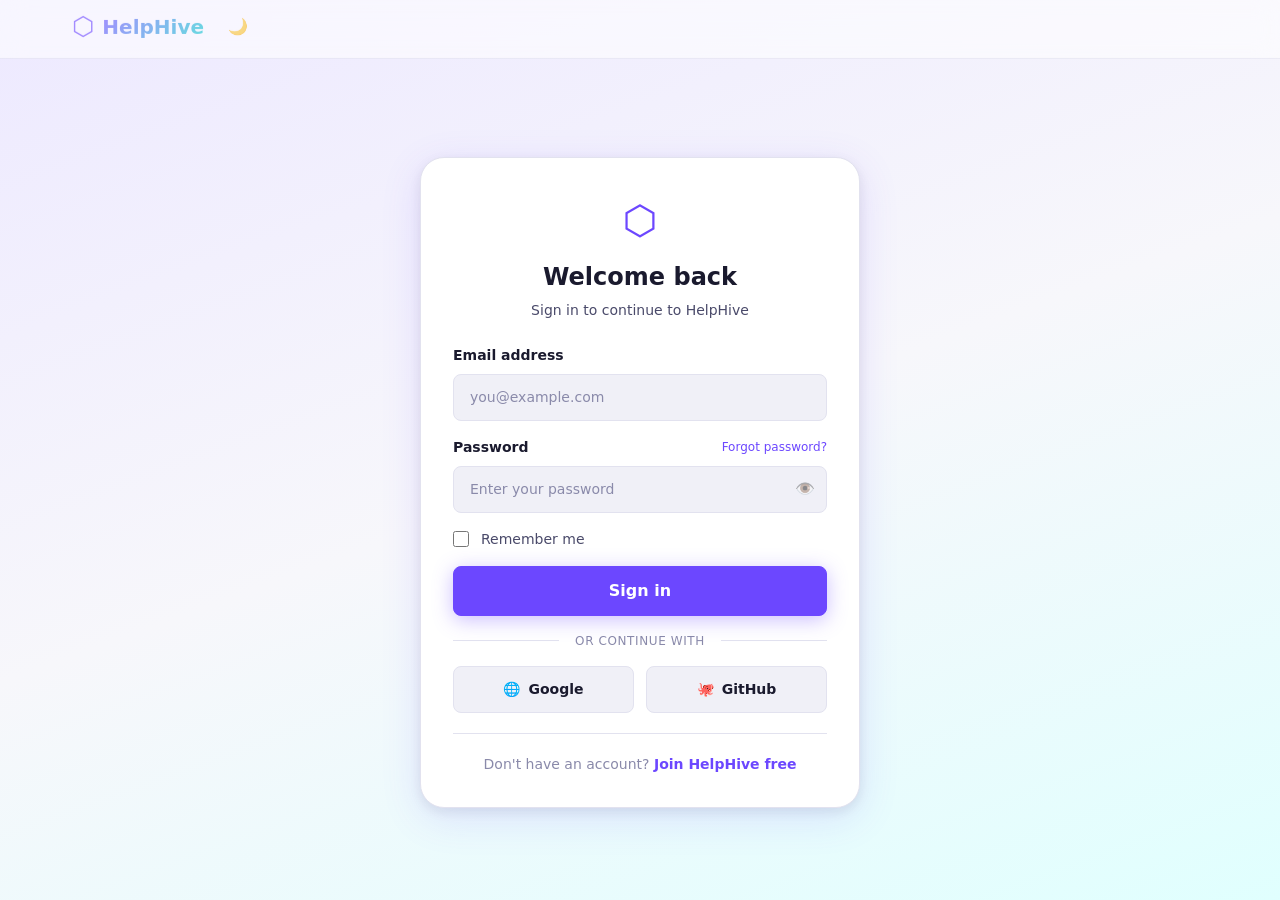
<file: profile.html>
<!DOCTYPE html>
<html lang="en" data-theme="light">

<!--
  ============================================================
  HelpHive — profile.html (USER PROFILE)
  ============================================================
  Shows a user's profile: their avatar, bio, stats, badges,
  and their post/answer history organized in tabs.

  BEGINNER TIP:
  URL will be: profile.html?id=2
  JavaScript reads the "?id=2" from the URL to load
  the right user from users.json.
  If no id is given, it loads the currently logged-in user.
  ============================================================
-->

<head>
  <meta charset="UTF-8" />
  <meta name="viewport" content="width=device-width, initial-scale=1.0" />
  <title>HelpHive — Profile</title>
  <meta name="description" content="User profile on HelpHive." />
  <link rel="preconnect" href="https://fonts.googleapis.com" />
  <link rel="preconnect" href="https://fonts.gstatic.com" crossorigin />
  <link href="https://fonts.googleapis.com/css2?family=Plus+Jakarta+Sans:wght@400;500;600;700;800&family=Inter:wght@400;500;600&display=swap" rel="stylesheet" />
  <link rel="stylesheet" href="css/reset.css" />
  <link rel="stylesheet" href="css/variables.css" />
  <link rel="stylesheet" href="css/components.css" />
  <link rel="stylesheet" href="css/animations.css" />
</head>

<body>

  <!-- NAVBAR -->
  <nav class="navbar">
    <div class="navbar__inner">
      <a href="index.html" class="navbar__logo">
        <span class="navbar__logo-icon" aria-hidden="true">⬡</span>
        <span class="navbar__logo-text">HelpHive</span>
      </a>
      <div class="navbar__search">
        <div class="search-bar" role="search">
          <span class="search-bar__icon" aria-hidden="true">🔍</span>
          <input type="text" class="search-bar__input" placeholder="Search HelpHive..." aria-label="Search" id="searchInput" />
        </div>
      </div>
      <div class="navbar__actions">
        <a href="explore.html" class="navbar__link">Explore</a>
        <a href="topic.html" class="navbar__link">Topics</a>
        <button class="btn btn--icon" id="themeToggle" aria-label="Toggle dark mode"><span id="themeIcon">🌙</span></button>
        <div class="navbar__auth" id="navAuthButtons">
          <a href="login.html" class="btn btn--ghost">Sign in</a>
          <a href="signup.html" class="btn btn--primary">Join free</a>
        </div>
        <div class="navbar__user hidden" id="navUserMenu">
          <a href="create-post.html" class="btn btn--accent">+ Ask</a>
          <button class="navbar__avatar" id="avatarBtn" aria-label="Open user menu"><span id="avatarLetter">U</span></button>
          <div class="dropdown hidden" id="userDropdown">
            <a href="profile.html" class="dropdown__item">My Profile</a>
            <a href="profile.html#saved" class="dropdown__item">Saved Posts</a>
            <div class="dropdown__divider"></div>
            <button class="dropdown__item dropdown__item--danger" id="logoutBtn">Sign out</button>
          </div>
        </div>
        <button class="navbar__hamburger" id="hamburgerBtn" aria-label="Open menu">
          <span></span><span></span><span></span>
        </button>
      </div>
    </div>
    <div class="navbar__mobile-menu hidden" id="mobileMenu">
      <a href="explore.html" class="navbar__mobile-link">Explore</a>
      <a href="topic.html" class="navbar__mobile-link">Topics</a>
      <a href="login.html" class="navbar__mobile-link">Sign in</a>
      <a href="signup.html" class="navbar__mobile-link navbar__mobile-link--accent">Join free</a>
    </div>
  </nav>

  <!-- PROFILE BANNER + HEADER -->
  <section class="profile-banner" id="profileBanner" aria-label="Profile header">
    <!--
      This section has two parts:
      1. A banner image / colored header at the top
      2. Profile info row below it
    -->
    <div class="container">
      <div class="profile-header">

        <!-- AVATAR (large circle with the user's initial letter) -->
        <div class="profile-avatar" id="profileAvatar" aria-hidden="true">U</div>

        <!-- USER INFO -->
        <div class="profile-info">
          <div class="profile-info__top">
            <h1 class="profile-info__name" id="profileName">Loading...</h1>
            <!-- Expert badge — only shown for expert users -->
            <span class="badge badge--expert badge--large hidden" id="profileExpertBadge">⭐ Verified Expert</span>
          </div>
          <!-- Expert field (e.g. "Medicine · Cardiology") -->
          <p class="profile-info__field" id="profileField"></p>
          <!-- Bio text -->
          <p class="profile-info__bio" id="profileBio">Loading profile...</p>
          <!-- Member since date -->
          <p class="profile-info__joined">
            <span class="profile-info__joined-label">Member since</span>
            <span id="profileJoined">...</span>
          </p>
        </div>

        <!-- ACTION BUTTONS (only show when viewing someone else's profile) -->
        <div class="profile-actions" id="profileActions">
          <button class="btn btn--primary" id="followBtn">Follow</button>
          <button class="btn btn--ghost" id="messageBtn">Message</button>
        </div>
      </div>

      <!-- STATS ROW — karma, posts, answers, followers -->
      <div class="profile-stats" id="profileStats" role="list" aria-label="Profile statistics">
        <div class="profile-stat" role="listitem">
          <span class="profile-stat__number" id="statKarma">0</span>
          <span class="profile-stat__label">Karma</span>
        </div>
        <div class="profile-stat" role="listitem">
          <span class="profile-stat__number" id="statPostsCount">0</span>
          <span class="profile-stat__label">Posts</span>
        </div>
        <div class="profile-stat" role="listitem">
          <span class="profile-stat__number" id="statAnswers">0</span>
          <span class="profile-stat__label">Answers</span>
        </div>
        <div class="profile-stat" role="listitem">
          <span class="profile-stat__number" id="statFollowers">0</span>
          <span class="profile-stat__label">Followers</span>
        </div>
      </div>
    </div>
  </section>

  <!-- BADGES SHELF -->
  <div class="badges-shelf container" id="badgesShelf" aria-label="Earned badges">
    <h2 class="sr-only">Badges</h2>
    <!-- JS fills this with badge icons from the user's badges array -->
    <!-- Example: <span class="earned-badge" title="Top Helper">🤝 Top Helper</span> -->
  </div>

  <!-- MAIN CONTENT: Tabs + Content -->
  <main class="container layout--profile">

    <!-- TAB BAR -->
    <!--
      role="tablist" and role="tab" are accessibility attributes.
      They tell screen readers these are tab controls.
      JavaScript handles switching between tabs.
    -->
    <div class="profile-tabs" role="tablist" aria-label="Profile sections">
      <button class="profile-tab profile-tab--active" role="tab" data-tab="posts" aria-selected="true">
        📝 My Posts
      </button>
      <button class="profile-tab" role="tab" data-tab="answers" aria-selected="false">
        💬 My Answers
      </button>
      <button class="profile-tab" role="tab" data-tab="saved" aria-selected="false" id="savedTab">
        🔖 Saved
      </button>
    </div>

    <!-- TAB CONTENT PANELS -->
    <div class="profile-content">

      <!-- Panel: Posts -->
      <!-- role="tabpanel" pairs with the tab above -->
      <div class="tab-panel tab-panel--active" role="tabpanel" id="panel-posts" aria-label="My posts">
        <!-- JS fills this with the user's posts (same card style as index.html) -->
        <div class="post-list" id="userPostList" aria-live="polite">
          <!-- JS INSERTS POST CARDS HERE -->
        </div>
        <div class="empty-state hidden" id="postsEmpty">
          <p class="empty-state__icon" aria-hidden="true">📭</p>
          <h3 class="empty-state__title">No posts yet</h3>
          <p class="empty-state__text">When you ask a question or share an experience, it'll appear here.</p>
          <a href="create-post.html" class="btn btn--primary">Ask your first question</a>
        </div>
      </div>

      <!-- Panel: Answers -->
      <div class="tab-panel hidden" role="tabpanel" id="panel-answers" aria-label="My answers">
        <div class="post-list" id="userAnswerList" aria-live="polite">
          <!-- JS INSERTS ANSWER CARDS HERE -->
        </div>
        <div class="empty-state hidden" id="answersEmpty">
          <p class="empty-state__icon" aria-hidden="true">💬</p>
          <h3 class="empty-state__title">No answers yet</h3>
          <p class="empty-state__text">Help someone by answering a question in the community.</p>
          <a href="index.html" class="btn btn--primary">Browse questions</a>
        </div>
      </div>

      <!-- Panel: Saved -->
      <div class="tab-panel hidden" role="tabpanel" id="panel-saved" aria-label="Saved posts">
        <div class="post-list" id="userSavedList" aria-live="polite">
          <!-- JS INSERTS SAVED POST CARDS HERE -->
        </div>
        <div class="empty-state hidden" id="savedEmpty">
          <p class="empty-state__icon" aria-hidden="true">🔖</p>
          <h3 class="empty-state__title">Nothing saved yet</h3>
          <p class="empty-state__text">Tap 🔖 on any post to save it for later.</p>
          <a href="index.html" class="btn btn--primary">Browse the feed</a>
        </div>
      </div>

    </div>
  </main>

  <!-- FOOTER -->
  <footer class="footer">
    <div class="container footer__inner">
      <div class="footer__brand">
        <span class="footer__logo">⬡ HelpHive</span>
        <p class="footer__tagline">Help someone today. Be helped tomorrow.</p>
      </div>
      <nav class="footer__links" aria-label="Footer navigation">
        <a href="explore.html">Explore</a>
        <a href="topic.html">Topics</a>
        <a href="login.html">Sign in</a>
        <a href="signup.html">Join</a>
      </nav>
      <p class="footer__copy">© 2025 HelpHive. Made with ❤️ for the community.</p>
    </div>
  </footer>

  <div class="toast-container" id="toastContainer" aria-live="assertive" aria-atomic="true"></div>

  <script src="js/app.js"></script>
  <script src="js/posts.js"></script>
  <script src="js/ui.js"></script>
  <script src="js/auth.js"></script>
</body>
</html>
</file>
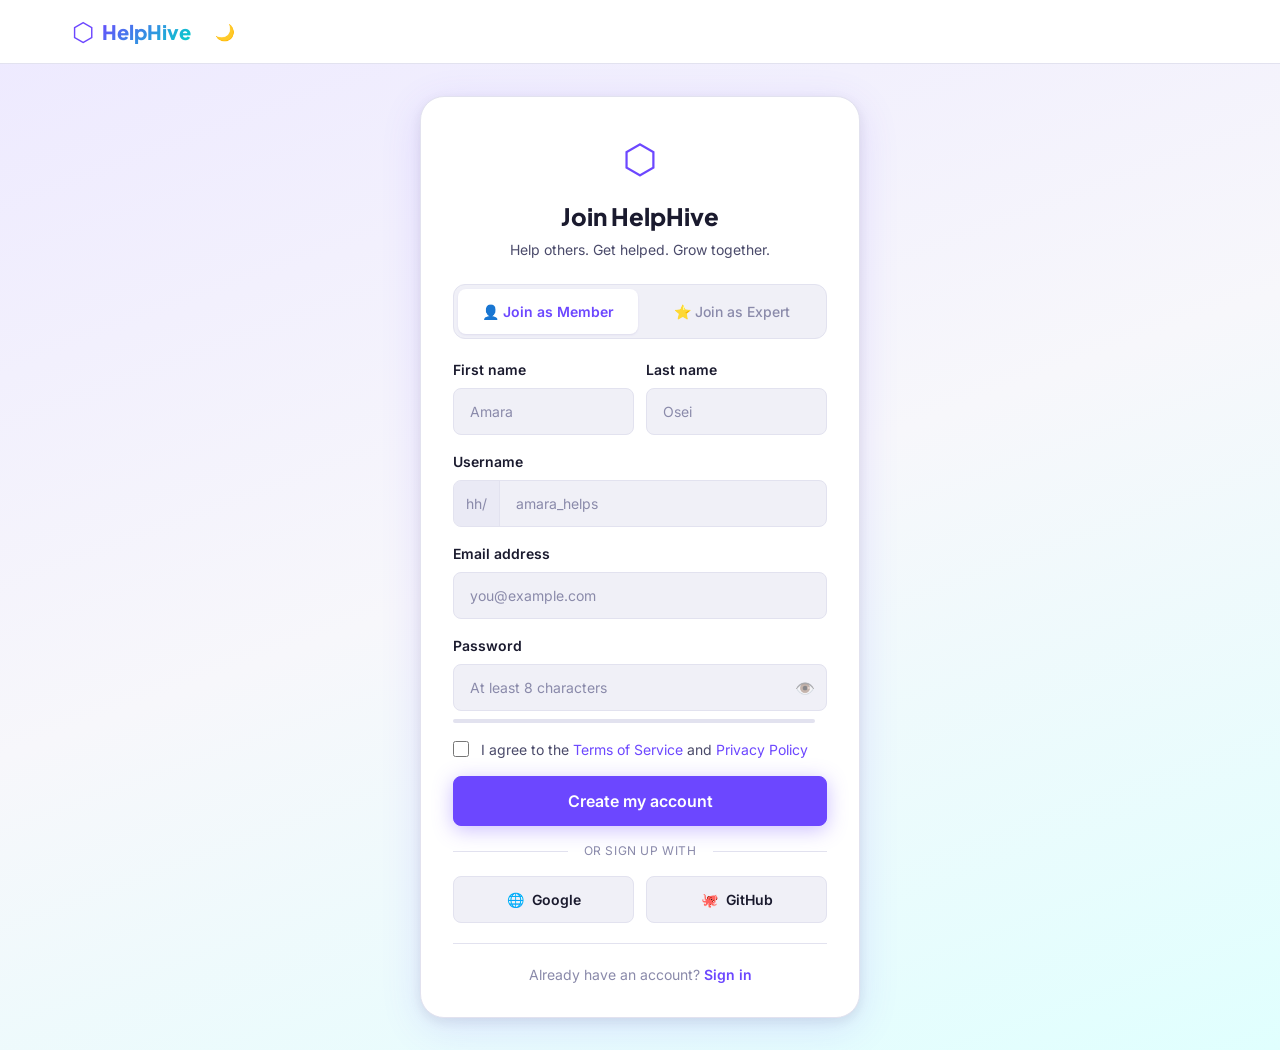
<file: signup.html>
<!DOCTYPE html>
<html lang="en" data-theme="light">

<!--
  ============================================================
  HelpHive — signup.html (CREATE ACCOUNT)
  ============================================================
  New user registration page.
  Includes a special "Join as Expert" toggle that reveals
  an extra field for the user's field of expertise.

  BEGINNER TIP:
  We show/hide the "expert field" input based on a checkbox.
  That's a common pattern: user picks an option, more options appear.
  JavaScript handles this with an event listener.
  ============================================================
-->

<head>
  <meta charset="UTF-8" />
  <meta name="viewport" content="width=device-width, initial-scale=1.0" />
  <title>HelpHive — Create Account</title>
  <meta name="description" content="Join HelpHive — ask questions and connect with experts." />
  <link rel="preconnect" href="https://fonts.googleapis.com" />
  <link rel="preconnect" href="https://fonts.gstatic.com" crossorigin />
  <link href="https://fonts.googleapis.com/css2?family=Plus+Jakarta+Sans:wght@400;500;600;700;800&family=Inter:wght@400;500;600&display=swap" rel="stylesheet" />
  <link rel="stylesheet" href="css/reset.css" />
  <link rel="stylesheet" href="css/variables.css" />
  <link rel="stylesheet" href="css/components.css" />
  <link rel="stylesheet" href="css/animations.css" />
</head>

<body class="auth-page">

  <!-- Minimal navbar -->
  <nav class="navbar navbar--minimal">
    <div class="navbar__inner">
      <a href="index.html" class="navbar__logo">
        <span class="navbar__logo-icon" aria-hidden="true">⬡</span>
        <span class="navbar__logo-text">HelpHive</span>
      </a>
      <div class="navbar__actions">
        <button class="btn btn--icon" id="themeToggle" aria-label="Toggle dark mode">
          <span id="themeIcon">🌙</span>
        </button>
      </div>
    </div>
  </nav>

  <main class="auth-main">
    <div class="auth-card">

      <div class="auth-card__header">
        <span class="auth-card__icon" aria-hidden="true">⬡</span>
        <h1 class="auth-card__title">Join HelpHive</h1>
        <p class="auth-card__sub">Help others. Get helped. Grow together.</p>
      </div>

      <!-- ACCOUNT TYPE TOGGLE: Member vs Expert -->
      <!--
        This is a visual toggle — clicking changes the signup type.
        CSS + JS make one button "active" at a time.
      -->
      <div class="account-type-toggle" role="group" aria-label="Account type">
        <button class="account-type-btn account-type-btn--active" id="typeMember" data-type="member">
          👤 Join as Member
        </button>
        <button class="account-type-btn" id="typeExpert" data-type="expert">
          ⭐ Join as Expert
        </button>
      </div>

      <!-- SIGNUP FORM -->
      <div class="auth-form" id="signupForm" role="form" aria-label="Create account form">

        <!-- Name fields in a row -->
        <div class="form-row">
          <div class="form-group">
            <label class="form-label" for="signupFirstName">First name</label>
            <input
              type="text"
              class="form-input"
              id="signupFirstName"
              placeholder="Amara"
              autocomplete="given-name"
              aria-required="true"
            />
          </div>
          <div class="form-group">
            <label class="form-label" for="signupLastName">Last name</label>
            <input
              type="text"
              class="form-input"
              id="signupLastName"
              placeholder="Osei"
              autocomplete="family-name"
              aria-required="true"
            />
          </div>
        </div>

        <!-- Username -->
        <div class="form-group">
          <label class="form-label" for="signupUsername">Username</label>
          <div class="form-input-prefix">
            <span class="form-input-prefix__text">hh/</span>
            <input
              type="text"
              class="form-input form-input--prefixed"
              id="signupUsername"
              placeholder="amara_helps"
              autocomplete="username"
              aria-required="true"
              aria-describedby="signupUsernameError"
            />
          </div>
          <span class="form-error hidden" id="signupUsernameError" role="alert"></span>
        </div>

        <!-- Email -->
        <div class="form-group">
          <label class="form-label" for="signupEmail">Email address</label>
          <input
            type="email"
            class="form-input"
            id="signupEmail"
            placeholder="you@example.com"
            autocomplete="email"
            aria-required="true"
            aria-describedby="signupEmailError"
          />
          <span class="form-error hidden" id="signupEmailError" role="alert"></span>
        </div>

        <!-- Password with strength indicator -->
        <div class="form-group">
          <label class="form-label" for="signupPassword">Password</label>
          <div class="form-input-wrap">
            <input
              type="password"
              class="form-input"
              id="signupPassword"
              placeholder="At least 8 characters"
              autocomplete="new-password"
              aria-required="true"
              aria-describedby="passwordStrengthHint signupPasswordError"
            />
            <button type="button" class="form-input-toggle" id="signupPasswordToggle" aria-label="Show password">👁️</button>
          </div>
          <!-- Password strength bar — fills up as user types -->
          <div class="password-strength" id="passwordStrength" aria-live="polite">
            <div class="password-strength__bar">
              <div class="password-strength__fill" id="passwordStrengthFill"></div>
            </div>
            <span class="password-strength__label" id="passwordStrengthLabel" id="passwordStrengthHint"></span>
          </div>
          <span class="form-error hidden" id="signupPasswordError" role="alert"></span>
        </div>

        <!-- Expert-only field (hidden unless "Join as Expert" is selected) -->
        <!--
          class="hidden" means this is invisible by default.
          When user clicks "Join as Expert", JS removes "hidden".
          This pattern is called "conditional form fields".
        -->
        <div class="form-group hidden" id="expertFieldGroup">
          <label class="form-label" for="signupExpertField">
            Your field of expertise ⭐
          </label>
          <input
            type="text"
            class="form-input"
            id="signupExpertField"
            placeholder="e.g. Medicine, Software Engineering, Law..."
          />
          <p class="form-hint">You'll be verified by our team after signup.</p>
        </div>

        <!-- Terms & Conditions checkbox -->
        <div class="form-check">
          <input type="checkbox" class="form-check__input" id="agreeTerms" aria-required="true" />
          <label class="form-check__label" for="agreeTerms">
            I agree to the <a href="#" class="form-check__link">Terms of Service</a> and
            <a href="#" class="form-check__link">Privacy Policy</a>
          </label>
        </div>

        <!-- Submit -->
        <button class="btn btn--primary btn--full btn--large" id="signupSubmit">
          Create my account
        </button>

        <!-- General error -->
        <div class="auth-error hidden" id="signupError" role="alert">
          <span class="auth-error__icon" aria-hidden="true">⚠️</span>
          <span id="signupErrorMsg">Please fill in all required fields.</span>
        </div>

        <!-- Social signup -->
        <div class="auth-divider"><span>or sign up with</span></div>
        <div class="social-btns">
          <button class="btn btn--social" id="googleSignup">
            <span aria-hidden="true">🌐</span> Google
          </button>
          <button class="btn btn--social" id="githubSignup">
            <span aria-hidden="true">🐙</span> GitHub
          </button>
        </div>

      </div>
      <!-- END FORM -->

      <p class="auth-switch">
        Already have an account?
        <a href="login.html" class="auth-switch__link">Sign in</a>
      </p>

    </div>
  </main>

  <div class="toast-container" id="toastContainer" aria-live="assertive" aria-atomic="true"></div>

  <script src="js/app.js"></script>
  <script src="js/ui.js"></script>
  <script src="js/auth.js"></script>
</body>
</html>
</file>
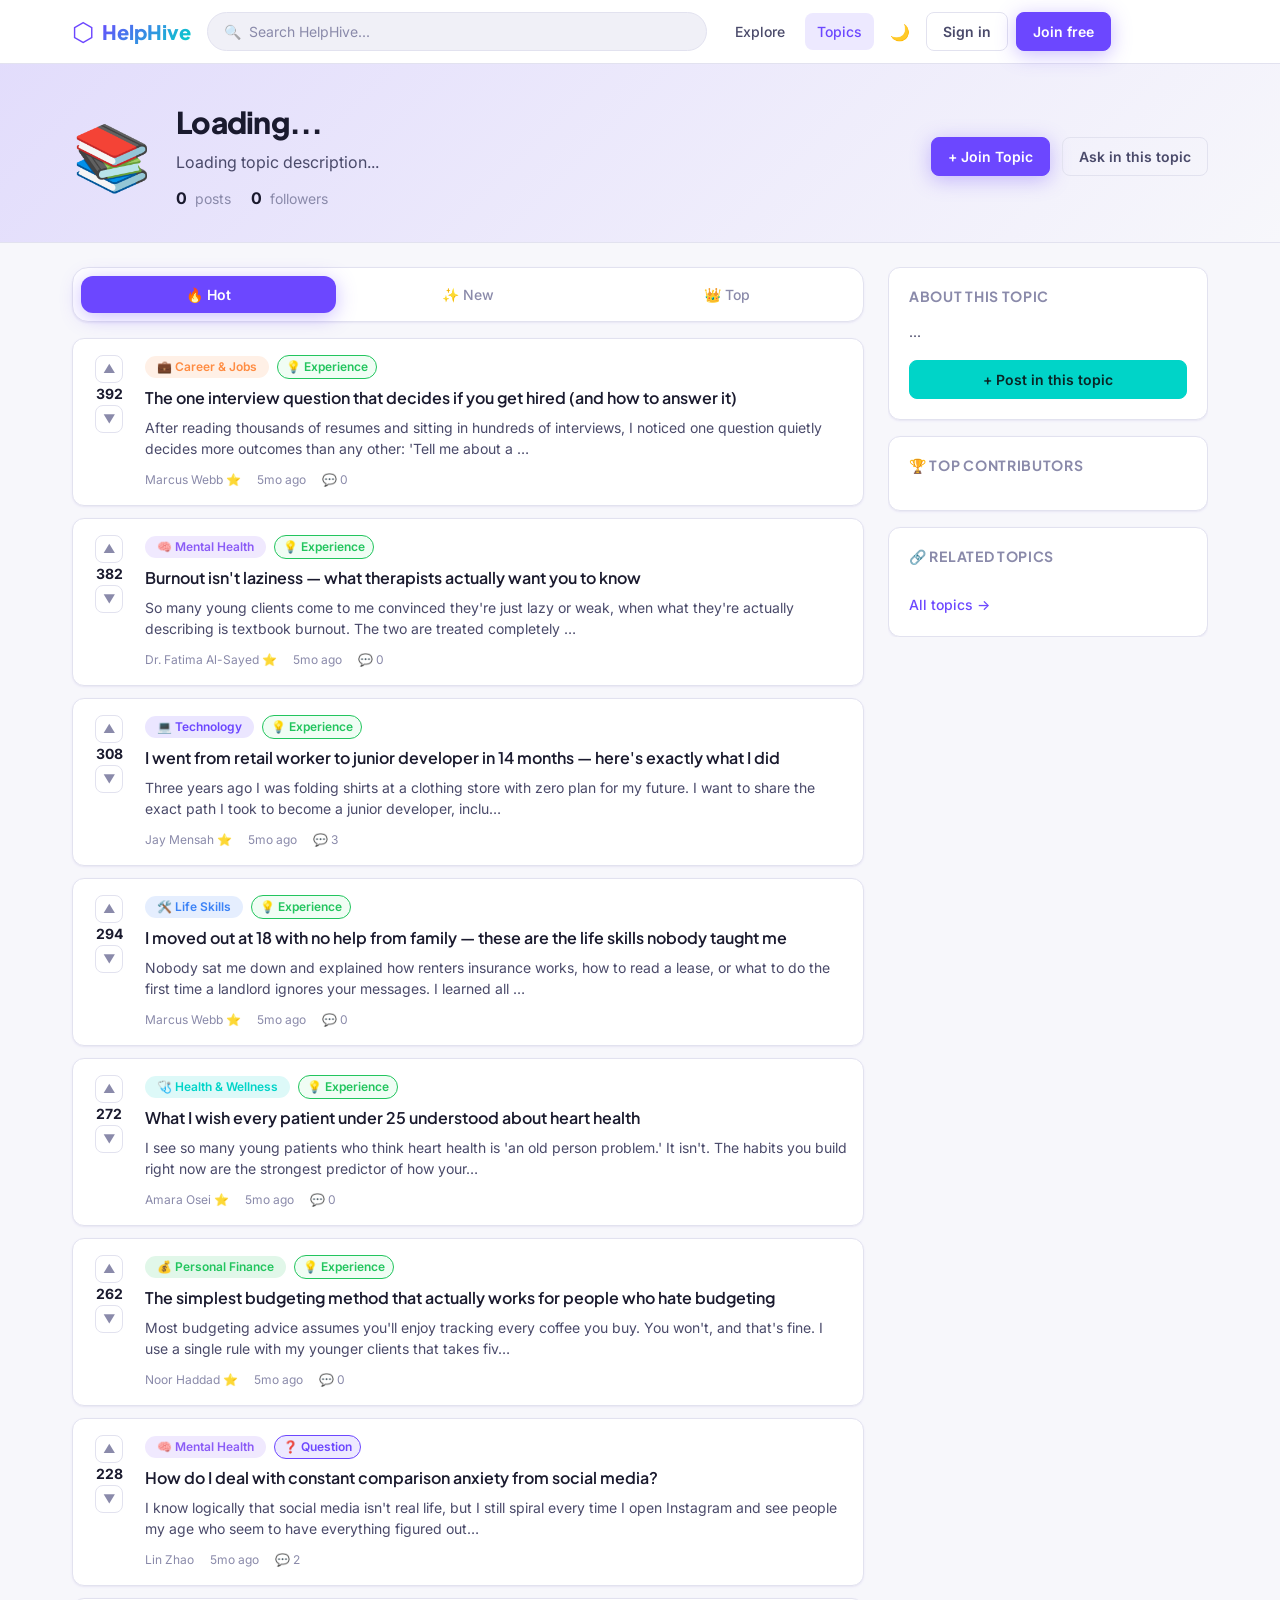
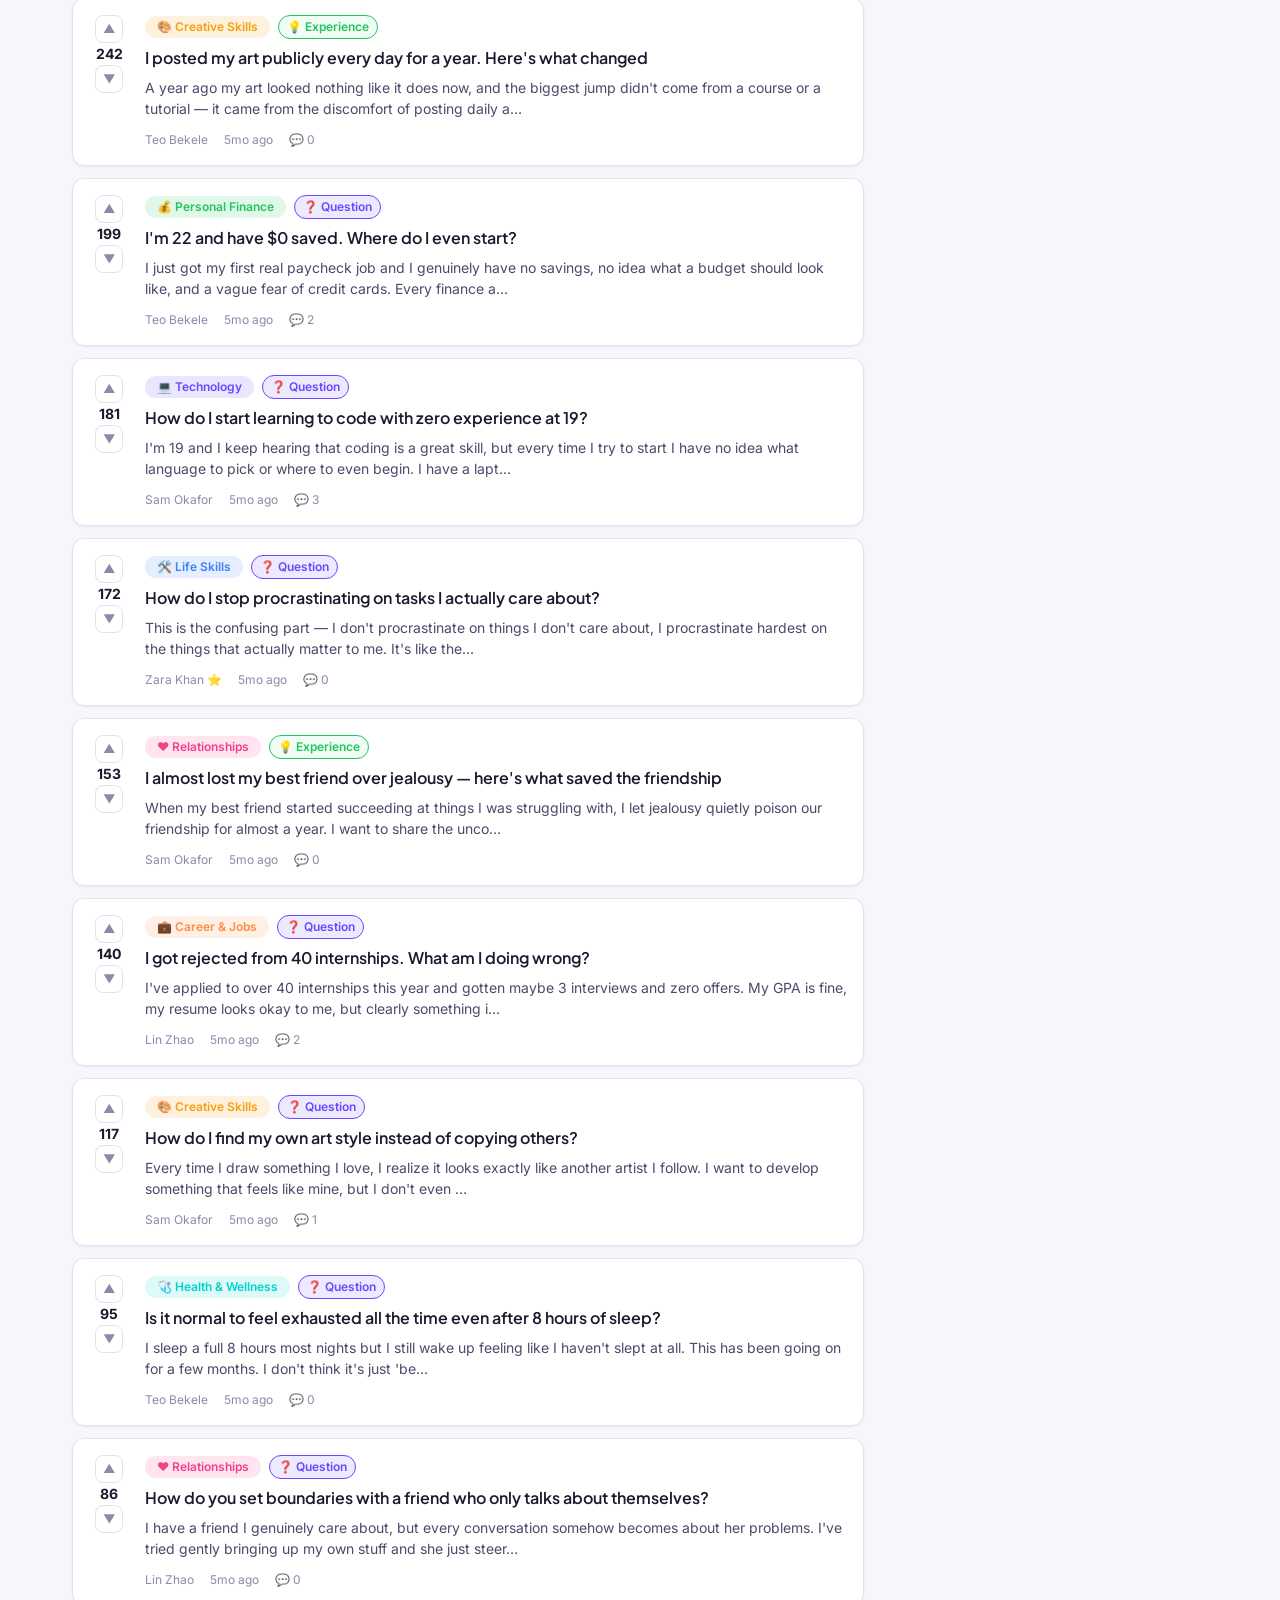
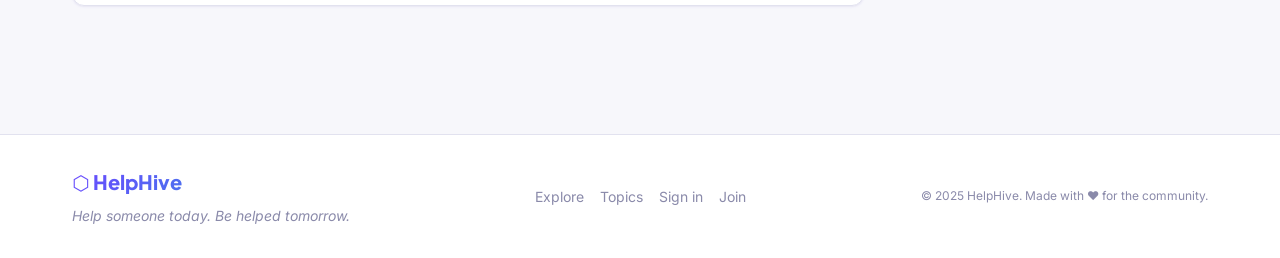
<file: topic.html>
<!DOCTYPE html>
<html lang="en" data-theme="light">

<!--
  ============================================================
  HelpHive — topic.html (TOPIC / CATEGORY FEED)
  ============================================================
  Shows posts filtered to ONE specific topic.
  Also has a topic banner with its icon, color, and stats.

  BEGINNER TIP:
  URL: topic.html?id=2
  JavaScript reads "?id=2", finds that topic in topics.json,
  then filters posts.json to show only posts with topicId: 2.
  This one page handles ALL topics — the content just changes!
  ============================================================
-->

<head>
  <meta charset="UTF-8" />
  <meta name="viewport" content="width=device-width, initial-scale=1.0" />
  <title>HelpHive — Topic</title>
  <meta name="description" content="Browse posts in this topic on HelpHive." />
  <link rel="preconnect" href="https://fonts.googleapis.com" />
  <link rel="preconnect" href="https://fonts.gstatic.com" crossorigin />
  <link href="https://fonts.googleapis.com/css2?family=Plus+Jakarta+Sans:wght@400;500;600;700;800&family=Inter:wght@400;500;600&display=swap" rel="stylesheet" />
  <link rel="stylesheet" href="css/reset.css" />
  <link rel="stylesheet" href="css/variables.css" />
  <link rel="stylesheet" href="css/components.css" />
  <link rel="stylesheet" href="css/animations.css" />
</head>

<body>

  <!-- NAVBAR -->
  <nav class="navbar">
    <div class="navbar__inner">
      <a href="index.html" class="navbar__logo">
        <span class="navbar__logo-icon" aria-hidden="true">⬡</span>
        <span class="navbar__logo-text">HelpHive</span>
      </a>
      <div class="navbar__search">
        <div class="search-bar" role="search">
          <span class="search-bar__icon" aria-hidden="true">🔍</span>
          <input type="text" class="search-bar__input" placeholder="Search HelpHive..." aria-label="Search" id="searchInput" />
        </div>
      </div>
      <div class="navbar__actions">
        <a href="explore.html" class="navbar__link">Explore</a>
        <a href="topic.html" class="navbar__link navbar__link--active">Topics</a>
        <button class="btn btn--icon" id="themeToggle" aria-label="Toggle dark mode"><span id="themeIcon">🌙</span></button>
        <div class="navbar__auth" id="navAuthButtons">
          <a href="login.html" class="btn btn--ghost">Sign in</a>
          <a href="signup.html" class="btn btn--primary">Join free</a>
        </div>
        <div class="navbar__user hidden" id="navUserMenu">
          <a href="create-post.html" class="btn btn--accent">+ Ask</a>
          <button class="navbar__avatar" id="avatarBtn" aria-label="Open user menu"><span id="avatarLetter">U</span></button>
          <div class="dropdown hidden" id="userDropdown">
            <a href="profile.html" class="dropdown__item">My Profile</a>
            <a href="profile.html#saved" class="dropdown__item">Saved Posts</a>
            <div class="dropdown__divider"></div>
            <button class="dropdown__item dropdown__item--danger" id="logoutBtn">Sign out</button>
          </div>
        </div>
        <button class="navbar__hamburger" id="hamburgerBtn" aria-label="Open menu">
          <span></span><span></span><span></span>
        </button>
      </div>
    </div>
    <div class="navbar__mobile-menu hidden" id="mobileMenu">
      <a href="explore.html" class="navbar__mobile-link">Explore</a>
      <a href="topic.html" class="navbar__mobile-link">Topics</a>
      <a href="login.html" class="navbar__mobile-link">Sign in</a>
      <a href="signup.html" class="navbar__mobile-link navbar__mobile-link--accent">Join free</a>
    </div>
  </nav>

  <!-- TOPIC BANNER
    The background color of this section is set dynamically by JavaScript.
    It uses the color value from topics.json for the current topic.
    CSS variable --topic-color is set inline by JS:
    element.style.setProperty('--topic-color', topic.color)
  -->
  <section class="topic-banner" id="topicBanner" aria-label="Topic information">
    <div class="container">
      <div class="topic-banner__inner">

        <!-- Topic icon (emoji from topics.json) -->
        <div class="topic-banner__icon" id="topicIcon" aria-hidden="true">📚</div>

        <!-- Topic info -->
        <div class="topic-banner__info">
          <h1 class="topic-banner__name" id="topicName">Loading...</h1>
          <p class="topic-banner__desc" id="topicDesc">Loading topic description...</p>

          <!-- Stats row -->
          <div class="topic-banner__stats">
            <span class="topic-stat">
              <span class="topic-stat__num" id="topicPostCount">0</span>
              <span class="topic-stat__label">posts</span>
            </span>
            <span class="topic-stat">
              <span class="topic-stat__num" id="topicFollowers">0</span>
              <span class="topic-stat__label">followers</span>
            </span>
          </div>
        </div>

        <!-- Join / Follow button -->
        <div class="topic-banner__actions">
          <button class="btn btn--primary" id="joinTopicBtn">
            + Join Topic
          </button>
          <a href="create-post.html" class="btn btn--ghost">Ask in this topic</a>
        </div>

      </div>
    </div>
  </section>

  <!-- MAIN CONTENT -->
  <main class="container layout--feed">

    <!-- LEFT: Topic Feed -->
    <section class="feed" aria-label="Topic posts">

      <!-- Sort Tabs -->
      <div class="feed__tabs" role="tablist" aria-label="Sort posts">
        <button class="feed__tab feed__tab--active" role="tab" data-sort="hot" aria-selected="true">🔥 Hot</button>
        <button class="feed__tab" role="tab" data-sort="new" aria-selected="false">✨ New</button>
        <button class="feed__tab" role="tab" data-sort="top" aria-selected="false">👑 Top</button>
      </div>

      <!-- Post List (same as index.html — same JS, same CSS) -->
      <div class="post-list" id="postList" aria-live="polite">
        <!-- JS inserts posts filtered by current topic -->
        <!-- Skeleton loaders while loading -->
        <div class="post-card post-card--skeleton" aria-hidden="true">
          <div class="skeleton skeleton--vote"></div>
          <div class="post-card__body">
            <div class="skeleton skeleton--line skeleton--wide"></div>
            <div class="skeleton skeleton--line skeleton--medium"></div>
            <div class="skeleton skeleton--line skeleton--narrow"></div>
          </div>
        </div>
        <div class="post-card post-card--skeleton" aria-hidden="true">
          <div class="skeleton skeleton--vote"></div>
          <div class="post-card__body">
            <div class="skeleton skeleton--line skeleton--wide"></div>
            <div class="skeleton skeleton--line skeleton--medium"></div>
            <div class="skeleton skeleton--line skeleton--narrow"></div>
          </div>
        </div>
      </div>

      <!-- Empty state if no posts in this topic -->
      <div class="empty-state hidden" id="topicPostsEmpty">
        <p class="empty-state__icon" aria-hidden="true">💬</p>
        <h3 class="empty-state__title">No posts yet in this topic</h3>
        <p class="empty-state__text">Be the first to ask a question or share your experience!</p>
        <a href="create-post.html" class="btn btn--primary">Create the first post</a>
      </div>

    </section>

    <!-- RIGHT: Sidebar -->
    <aside class="sidebar" aria-label="Topic sidebar">

      <!-- About this topic -->
      <div class="sidebar-widget reveal" id="topicAboutWidget">
        <h2 class="sidebar-widget__title" id="topicAboutTitle">About this topic</h2>
        <p class="sidebar-widget__desc" id="topicAboutDesc">...</p>
        <a href="create-post.html" class="btn btn--accent btn--full">+ Post in this topic</a>
      </div>

      <!-- Top contributors in this topic -->
      <div class="sidebar-widget reveal">
        <h2 class="sidebar-widget__title">🏆 Top Contributors</h2>
        <!-- JS fills this with users who have most posts in this topic -->
        <div class="contributor-list" id="topicContributors">
          <!-- JS INSERTS CONTRIBUTOR ITEMS HERE -->
        </div>
      </div>

      <!-- Related Topics -->
      <div class="sidebar-widget reveal">
        <h2 class="sidebar-widget__title">🔗 Related Topics</h2>
        <ul class="topic-list" id="relatedTopics">
          <!-- JS INSERTS RELATED TOPIC LINKS HERE -->
        </ul>
        <a href="explore.html" class="sidebar-widget__link">All topics →</a>
      </div>

    </aside>

  </main>

  <!-- FOOTER -->
  <footer class="footer">
    <div class="container footer__inner">
      <div class="footer__brand">
        <span class="footer__logo">⬡ HelpHive</span>
        <p class="footer__tagline">Help someone today. Be helped tomorrow.</p>
      </div>
      <nav class="footer__links" aria-label="Footer navigation">
        <a href="explore.html">Explore</a>
        <a href="topic.html">Topics</a>
        <a href="login.html">Sign in</a>
        <a href="signup.html">Join</a>
      </nav>
      <p class="footer__copy">© 2025 HelpHive. Made with ❤️ for the community.</p>
    </div>
  </footer>

  <div class="toast-container" id="toastContainer" aria-live="assertive" aria-atomic="true"></div>

  <script src="js/app.js"></script>
  <script src="js/posts.js"></script>
  <script src="js/ui.js"></script>
  <script src="js/auth.js"></script>
</body>
</html>
</file>
<file: css/variables.css>
/* ============================================================
   HelpHive — variables.css
   ============================================================
   PURPOSE: Define ALL design tokens (colors, fonts, sizes,
   spacing) as CSS custom properties (variables).

   BEGINNER TIP:
   A CSS variable looks like this: --variable-name: value;
   You SET it inside :root {} which means "the whole page".
   You USE it anywhere with: var(--variable-name)

   WHY use variables?
   If you want to change the brand color, you change ONE line
   here and it updates everywhere on the whole site instantly!
   ============================================================ */


/* ── :root = LIGHT MODE (default) ──────────────────────────────
   :root means the <html> element — the very top of the page.
   Variables set here are available everywhere in CSS.
────────────────────────────────────────────────────────────── */
:root {

  /* ────────────────────────────────────────────────────────
     BRAND COLORS — the core HelpHive palette
     Deep violet + electric teal = energetic, trustworthy, modern
  ──────────────────────────────────────────────────────────── */

  /* Primary brand — deep violet */
  --color-brand:        #6C47FF;   /* Main brand color (buttons, links, accents) */
  --color-brand-hover:  #5535E0;   /* Slightly darker for hover states */
  --color-brand-light:  #EDE9FF;   /* Very light violet for backgrounds */
  --color-brand-dark:   #3D1FCC;   /* Dark violet for text on light backgrounds */

  /* Accent — electric teal */
  --color-accent:       #00D4C8;   /* Secondary accent (tags, highlights) */
  --color-accent-hover: #00B5AB;   /* Slightly darker for hover */
  --color-accent-light: #E0FFFE;   /* Very light teal for backgrounds */

  /* Vote colors */
  --color-upvote:       #FF8C42;   /* Warm amber for upvote */
  --color-upvote-bg:    #FFF4EC;   /* Light amber background */
  --color-downvote:     #8B9AB5;   /* Muted blue-grey for downvote */

  /* Status colors */
  --color-success:      #22C55E;   /* Green — success messages */
  --color-success-bg:   #F0FDF4;
  --color-warning:      #F59E0B;   /* Amber — warnings */
  --color-warning-bg:   #FFFBEB;
  --color-danger:       #EF4444;   /* Red — errors, delete actions */
  --color-danger-bg:    #FEF2F2;
  --color-danger-hover: #DC2626;

  /* Expert badge — golden gradient */
  --color-expert:       #F59E0B;   /* Gold for expert badges */
  --color-expert-bg:    #FFFBEB;
  --color-expert-dark:  #92400E;

  /* ────────────────────────────────────────────────────────
     BACKGROUNDS & SURFACES — light mode
     We use a warm near-white, not pure white, for a softer feel.
  ──────────────────────────────────────────────────────────── */
  --color-bg:           #F7F7FB;   /* Main page background */
  --color-surface:      #FFFFFF;   /* Cards, widgets, inputs */
  --color-surface-2:    #F0F0F7;   /* Slightly elevated surface */
  --color-surface-hover:#EAEAF5;   /* Surface on hover */

  /* ────────────────────────────────────────────────────────
     TEXT COLORS — light mode
  ──────────────────────────────────────────────────────────── */
  --color-text:         #1A1A2E;   /* Primary text — near-black with blue tint */
  --color-text-soft:    #4A4A6A;   /* Secondary text — softer, for meta info */
  --color-text-muted:   #8A8AAA;   /* Muted text — timestamps, hints */
  --color-text-on-brand:#FFFFFF;   /* Text on brand-colored backgrounds */

  /* ────────────────────────────────────────────────────────
     BORDERS
  ──────────────────────────────────────────────────────────── */
  --color-border:       #E2E2EF;   /* Default border */
  --color-border-strong:#C5C5DD;   /* Stronger border for emphasis */

  /* ────────────────────────────────────────────────────────
     NAVBAR
  ──────────────────────────────────────────────────────────── */
  --color-navbar-bg:    rgba(255, 255, 255, 0.92); /* Semi-transparent */
  --color-navbar-border:#E2E2EF;

  /* ────────────────────────────────────────────────────────
     SHADOWS — creates depth effect
     Box shadows use: x-offset y-offset blur spread color
  ──────────────────────────────────────────────────────────── */
  --shadow-sm:    0 1px 3px rgba(108, 71, 255, 0.06),
                  0 1px 2px rgba(0, 0, 0, 0.04);
  --shadow-md:    0 4px 16px rgba(108, 71, 255, 0.10),
                  0 2px 6px rgba(0, 0, 0, 0.06);
  --shadow-lg:    0 10px 40px rgba(108, 71, 255, 0.14),
                  0 4px 12px rgba(0, 0, 0, 0.08);
  --shadow-brand: 0 4px 20px rgba(108, 71, 255, 0.35); /* Glowing brand shadow */
  --shadow-expert:0 0 16px rgba(245, 158, 11, 0.40);  /* Glowing gold for experts */

  /* ────────────────────────────────────────────────────────
     TYPOGRAPHY — fonts and sizes
  ──────────────────────────────────────────────────────────── */

  /* Font families */
  --font-display: 'Plus Jakarta Sans', system-ui, sans-serif; /* For headings */
  --font-body:    'Inter', system-ui, sans-serif;              /* For body text */

  /* Font sizes — named by their use, not just px values */
  --text-xs:   0.75rem;    /*  12px — tiny labels, hints */
  --text-sm:   0.875rem;   /*  14px — secondary text, captions */
  --text-base: 1rem;       /*  16px — main body text */
  --text-lg:   1.125rem;   /*  18px — slightly large body */
  --text-xl:   1.25rem;    /*  20px — small headings */
  --text-2xl:  1.5rem;     /*  24px — card headings */
  --text-3xl:  1.875rem;   /*  30px — section headings */
  --text-4xl:  2.25rem;    /*  36px — page titles */
  --text-5xl:  3rem;       /*  48px — hero headings */

  /* Font weights */
  --weight-normal: 400;    /* Regular text */
  --weight-medium: 500;    /* Slightly emphasized */
  --weight-semibold: 600;  /* Labels, nav links */
  --weight-bold:   700;    /* Headings */
  --weight-extrabold: 800; /* Hero titles */

  /* Line heights (spacing between lines of text) */
  --leading-none:   1;     /* No extra space — icon-only */
  --leading-tight:  1.25;  /* Headings */
  --leading-snug:   1.375; /* Sub-headings */
  --leading-normal: 1.5;   /* Body text */
  --leading-relaxed:1.625; /* Long-form reading */

  /* Letter spacing */
  --tracking-tight: -0.025em;  /* Slightly compressed — big headings */
  --tracking-normal: 0em;
  --tracking-wide:  0.05em;    /* Spread out — small caps, labels */

  /* ────────────────────────────────────────────────────────
     SPACING SCALE — based on 4px grid
     8px = 0.5rem, 16px = 1rem, 24px = 1.5rem, etc.
     Using a scale keeps spacing consistent everywhere.
  ──────────────────────────────────────────────────────────── */
  --space-1:  0.25rem;   /*  4px */
  --space-2:  0.5rem;    /*  8px */
  --space-3:  0.75rem;   /* 12px */
  --space-4:  1rem;      /* 16px */
  --space-5:  1.25rem;   /* 20px */
  --space-6:  1.5rem;    /* 24px */
  --space-8:  2rem;      /* 32px */
  --space-10: 2.5rem;    /* 40px */
  --space-12: 3rem;      /* 48px */
  --space-16: 4rem;      /* 64px */
  --space-20: 5rem;      /* 80px */

  /* ────────────────────────────────────────────────────────
     BORDER RADIUS — how rounded corners are
  ──────────────────────────────────────────────────────────── */
  --radius-sm:   0.25rem;    /*  4px — subtle rounding */
  --radius-md:   0.5rem;     /*  8px — buttons, inputs */
  --radius-lg:   0.75rem;    /* 12px — cards */
  --radius-xl:   1rem;       /* 16px — modals, larger cards */
  --radius-2xl:  1.5rem;     /* 24px — pill shapes */
  --radius-full: 9999px;     /* Perfect circle / pill */

  /* ────────────────────────────────────────────────────────
     TRANSITIONS — how fast animations happen
  ──────────────────────────────────────────────────────────── */
  --transition-fast:   150ms ease;        /* Quick: hover color changes */
  --transition-base:   250ms ease;        /* Normal: most transitions */
  --transition-slow:   400ms ease;        /* Slow: panel slides, reveals */
  --transition-bounce: 300ms cubic-bezier(0.34, 1.56, 0.64, 1); /* Springy feel */

  /* ────────────────────────────────────────────────────────
     LAYOUT — page width and spacing
  ──────────────────────────────────────────────────────────── */
  --max-width:      1200px;   /* Maximum page content width */
  --navbar-height:  64px;     /* Height of the fixed navbar */
  --sidebar-width:  320px;    /* Width of the right sidebar */
  --feed-width:     680px;    /* Width of the post feed */

  /* Horizontal padding on the container */
  --container-pad-x: clamp(1rem, 4vw, 2rem);
  /* clamp(min, preferred, max) — smart responsive value */
}


/* ── DARK MODE ──────────────────────────────────────────────────
   When JavaScript sets data-theme="dark" on the <body> tag,
   these variable values OVERRIDE the ones above.
   Only the color values need to change — fonts, spacing,
   radius, and transitions stay the same.

   BEGINNER TIP:
   [data-theme="dark"] is a CSS "attribute selector".
   It means "select the element that has data-theme set to dark".
────────────────────────────────────────────────────────────── */
[data-theme="dark"] {

  /* Brand stays the same — violet works great on dark too */
  --color-brand:        #7C5CFF;   /* Slightly lighter for better dark contrast */
  --color-brand-hover:  #9070FF;
  --color-brand-light:  #1E1640;   /* Dark violet tint for backgrounds */
  --color-brand-dark:   #C4B5FF;   /* Light for text on dark */

  --color-accent:       #00E5D8;   /* Brighter teal on dark */
  --color-accent-light: #0D2E2D;

  /* Dark backgrounds */
  --color-bg:           #0F0F1A;   /* Main background — very dark navy */
  --color-surface:      #1A1A2E;   /* Cards — dark navy */
  --color-surface-2:    #22223A;   /* Elevated surface */
  --color-surface-hover:#2A2A45;   /* Hover state */

  /* Dark text */
  --color-text:         #E8E8F5;   /* Near-white with slight blue tint */
  --color-text-soft:    #9898BB;   /* Secondary text */
  --color-text-muted:   #5C5C7A;   /* Muted text */

  /* Dark borders */
  --color-border:       #2A2A45;
  --color-border-strong:#3A3A5C;

  /* Dark navbar */
  --color-navbar-bg:    rgba(15, 15, 26, 0.95);
  --color-navbar-border:#2A2A45;

  /* Darker shadows (less visible on dark backgrounds) */
  --shadow-sm:    0 1px 3px rgba(0, 0, 0, 0.3);
  --shadow-md:    0 4px 16px rgba(0, 0, 0, 0.4);
  --shadow-lg:    0 10px 40px rgba(0, 0, 0, 0.5);
  --shadow-brand: 0 4px 20px rgba(124, 92, 255, 0.5);

  /* Status colors get lighter on dark backgrounds */
  --color-success-bg:   #052E16;
  --color-warning-bg:   #1C1400;
  --color-danger-bg:    #1C0000;
  --color-expert-bg:    #1C1000;
}


/* ── REDUCED MOTION ─────────────────────────────────────────────
   Some users have motion sickness or prefer less animation.
   This media query detects that setting and turns off animations.
   This is an important accessibility feature.
────────────────────────────────────────────────────────────── */
@media (prefers-reduced-motion: reduce) {
  *,
  *::before,
  *::after {
    animation-duration: 0.01ms !important;
    animation-iteration-count: 1 !important;
    transition-duration: 0.01ms !important;
    scroll-behavior: auto !important;
  }
}
</file>
<file: css/components.css>
/* ============================================================
   HelpHive — components.css
   ============================================================
   PURPOSE: Style every reusable UI piece — navbar, cards,
   buttons, forms, sidebar, comments, modals, and more.

   BEGINNER TIP:
   CSS classes start with a dot: .class-name { }
   We use a naming system called BEM:
     .block {}           — the main component
     .block__element {}  — a part inside it
     .block--modifier {} — a variation of it
   Example: .post-card, .post-card__title, .post-card--skeleton

   ORDER MATTERS: More specific styles should come AFTER
   general ones, so they can override them.
   ============================================================ */


/* ══════════════════════════════════════════════════════════════
   1. LAYOUT UTILITIES
   These classes control the overall page structure.
══════════════════════════════════════════════════════════════ */

/* .container centers page content and adds side padding */
.container {
  width: 100%;
  max-width: var(--max-width);
  margin-inline: auto;           /* margin-inline = left + right margin */
  padding-inline: var(--container-pad-x);
}

/* Two-column layout: feed + sidebar (used on index, topic pages) */
.layout--feed {
  display: grid;
  /* feed takes as much space as possible, sidebar has a fixed width */
  grid-template-columns: 1fr var(--sidebar-width);
  gap: var(--space-6);
  padding-top: var(--space-6);
  padding-bottom: var(--space-16);
  align-items: start; /* Columns start at the top, don't stretch */
}

/* Layout for post detail page */
.layout--post {
  display: grid;
  /* Main content | comments take 2/3, sidebar takes 1/3 */
  grid-template-columns: 1fr var(--sidebar-width);
  grid-template-rows: auto auto;
  gap: var(--space-6);
  padding-top: var(--space-6);
  padding-bottom: var(--space-16);
  align-items: start;
}

/* The comments section spans below the main article */
.comments-section {
  grid-column: 1 / 2; /* Stay in first column */
}

/* Profile page layout */
.layout--profile {
  padding-top: var(--space-4);
  padding-bottom: var(--space-16);
}

/* Create post layout */
.layout--create {
  display: grid;
  grid-template-columns: 1fr 320px;
  gap: var(--space-6);
  padding-top: var(--space-6);
  padding-bottom: var(--space-16);
  align-items: start;
}

/* Section header row (title + count on same line) */
.section-header {
  display: flex;
  align-items: baseline;
  justify-content: space-between;
  margin-bottom: var(--space-5);
}

.section-title {
  font-size: var(--text-xl);
  font-weight: var(--weight-bold);
  color: var(--color-text);
}

.section-count {
  font-size: var(--text-sm);
  color: var(--color-text-muted);
}

.section-sub {
  font-size: var(--text-sm);
  color: var(--color-text-soft);
  margin-top: var(--space-1);
}


/* ══════════════════════════════════════════════════════════════
   2. NAVBAR
   Fixed at top. Background has blur effect for modern look.
══════════════════════════════════════════════════════════════ */
.navbar {
  position: fixed;           /* Stays at top as you scroll */
  top: 0;
  left: 0;
  right: 0;
  z-index: 100;              /* z-index: higher = on top of other elements */
  background: var(--color-navbar-bg);
  border-bottom: 1px solid var(--color-navbar-border);
  height: var(--navbar-height);

  /* "Frosted glass" effect — blurs the content behind the navbar */
  backdrop-filter: blur(12px);
  -webkit-backdrop-filter: blur(12px); /* Safari needs the -webkit- prefix */

  transition:
    background var(--transition-base),
    border-color var(--transition-base);
}

/* .navbar--minimal is for auth pages (login, signup) — no search bar */
.navbar--minimal {
  background: var(--color-surface);
}

/* The inner row — logo | search | actions all in a line */
.navbar__inner {
  display: flex;
  align-items: center;
  gap: var(--space-4);
  height: 100%;
  max-width: var(--max-width);
  margin-inline: auto;
  padding-inline: var(--container-pad-x);
}

/* LOGO — the brand name in the navbar */
.navbar__logo {
  display: flex;
  align-items: center;
  gap: var(--space-2);
  text-decoration: none;
  flex-shrink: 0; /* Don't let it shrink when space is tight */
}

.navbar__logo-icon {
  font-size: 1.6rem;
  color: var(--color-brand);
  line-height: 1;

  /* Spinning animation on hover — defined in animations.css */
  transition: transform var(--transition-base);
}

.navbar__logo:hover .navbar__logo-icon {
  transform: rotate(60deg) scale(1.1);
}

.navbar__logo-text {
  font-family: var(--font-display);
  font-size: var(--text-xl);
  font-weight: var(--weight-extrabold);
  color: var(--color-text);

  /* Gradient text effect */
  background: linear-gradient(135deg, var(--color-brand), var(--color-accent));
  -webkit-background-clip: text;  /* Clip gradient to text shape */
  -webkit-text-fill-color: transparent;
  background-clip: text;
}

/* SEARCH BAR in navbar */
.navbar__search {
  flex: 1;        /* Take all remaining space */
  max-width: 500px;
}

.search-bar {
  display: flex;
  align-items: center;
  gap: var(--space-2);
  background: var(--color-surface-2);
  border: 1.5px solid var(--color-border);
  border-radius: var(--radius-full);
  padding: var(--space-2) var(--space-4);
  transition:
    border-color var(--transition-fast),
    box-shadow var(--transition-fast),
    background var(--transition-fast);
}

.search-bar:focus-within {
  /* :focus-within applies when any child is focused */
  border-color: var(--color-brand);
  box-shadow: 0 0 0 3px var(--color-brand-light);
  background: var(--color-surface);
}

.search-bar--large {
  padding: var(--space-3) var(--space-5);
  border-radius: var(--radius-xl);
}

.search-bar__icon {
  font-size: var(--text-sm);
  opacity: 0.5;
  flex-shrink: 0;
}

.search-bar__input {
  flex: 1;
  font-size: var(--text-sm);
  background: none;
  border: none;
  color: var(--color-text);
}

.search-bar__input::placeholder {
  color: var(--color-text-muted);
}

/* RIGHT SIDE ACTIONS */
.navbar__actions {
  display: flex;
  align-items: center;
  gap: var(--space-2);
  flex-shrink: 0;
}

.navbar__link {
  font-size: var(--text-sm);
  font-weight: var(--weight-medium);
  color: var(--color-text-soft);
  padding: var(--space-2) var(--space-3);
  border-radius: var(--radius-md);
  transition: color var(--transition-fast), background var(--transition-fast);
  white-space: nowrap;
}

.navbar__link:hover,
.navbar__link--active {
  color: var(--color-brand);
  background: var(--color-brand-light);
}

.navbar__auth {
  display: flex;
  align-items: center;
  gap: var(--space-2);
}

.navbar__user {
  display: flex;
  align-items: center;
  gap: var(--space-3);
  position: relative; /* So the dropdown can position itself here */
}

/* Avatar circle button */
.navbar__avatar {
  width: 36px;
  height: 36px;
  border-radius: var(--radius-full);
  background: linear-gradient(135deg, var(--color-brand), var(--color-accent));
  color: white;
  font-weight: var(--weight-bold);
  font-size: var(--text-sm);
  display: flex;
  align-items: center;
  justify-content: center;
  cursor: pointer;
  border: 2px solid transparent;
  transition: border-color var(--transition-fast), transform var(--transition-bounce);
}

.navbar__avatar:hover {
  border-color: var(--color-brand);
  transform: scale(1.08);
}

/* DROPDOWN MENU */
.dropdown {
  position: absolute;
  top: calc(100% + 8px);  /* Just below the avatar */
  right: 0;
  background: var(--color-surface);
  border: 1px solid var(--color-border);
  border-radius: var(--radius-lg);
  box-shadow: var(--shadow-lg);
  min-width: 180px;
  overflow: hidden;
  z-index: 200;

  /* Animation: slide in from top */
  animation: dropdownIn var(--transition-base) forwards;
}

@keyframes dropdownIn {
  from { opacity: 0; transform: translateY(-8px); }
  to   { opacity: 1; transform: translateY(0); }
}

.dropdown__item {
  display: block;
  width: 100%;
  padding: var(--space-3) var(--space-4);
  font-size: var(--text-sm);
  color: var(--color-text-soft);
  text-align: left;
  transition: background var(--transition-fast), color var(--transition-fast);
  cursor: pointer;
}

.dropdown__item:hover {
  background: var(--color-surface-2);
  color: var(--color-text);
}

.dropdown__item--danger {
  color: var(--color-danger);
}

.dropdown__item--danger:hover {
  background: var(--color-danger-bg);
  color: var(--color-danger-hover);
}

.dropdown__divider {
  height: 1px;
  background: var(--color-border);
  margin: var(--space-1) 0;
}

/* HAMBURGER — mobile menu button (3 stacked lines) */
.navbar__hamburger {
  display: none; /* Hidden on desktop */
  flex-direction: column;
  justify-content: center;
  gap: 5px;
  width: 36px;
  height: 36px;
  padding: var(--space-2);
  border-radius: var(--radius-md);
  cursor: pointer;
  transition: background var(--transition-fast);
}

.navbar__hamburger:hover {
  background: var(--color-surface-2);
}

/* Each line of the hamburger icon */
.navbar__hamburger span {
  display: block;
  width: 100%;
  height: 2px;
  background: var(--color-text-soft);
  border-radius: var(--radius-full);
  transition: transform var(--transition-base), opacity var(--transition-base);
}

/* MOBILE MENU — slides down from navbar */
.navbar__mobile-menu {
  border-top: 1px solid var(--color-border);
  padding: var(--space-3) var(--container-pad-x);
  display: flex;
  flex-direction: column;
  gap: var(--space-1);
  background: var(--color-navbar-bg);
  backdrop-filter: blur(12px);
}

.navbar__mobile-link {
  display: block;
  padding: var(--space-3) var(--space-4);
  font-size: var(--text-base);
  font-weight: var(--weight-medium);
  color: var(--color-text-soft);
  border-radius: var(--radius-md);
  transition: background var(--transition-fast), color var(--transition-fast);
}

.navbar__mobile-link:hover {
  background: var(--color-surface-2);
  color: var(--color-text);
}

.navbar__mobile-link--accent {
  color: var(--color-brand);
  font-weight: var(--weight-bold);
}

/* Add top padding to body so content isn't hidden under fixed navbar */
body {
  padding-top: var(--navbar-height);
}


/* ══════════════════════════════════════════════════════════════
   3. BUTTONS
   All button styles in one place.
══════════════════════════════════════════════════════════════ */

/* BASE BUTTON — all buttons share these styles */
.btn {
  display: inline-flex;
  align-items: center;
  justify-content: center;
  gap: var(--space-2);
  padding: var(--space-2) var(--space-4);
  font-size: var(--text-sm);
  font-weight: var(--weight-semibold);
  font-family: var(--font-body);
  border-radius: var(--radius-md);
  cursor: pointer;
  text-decoration: none;
  white-space: nowrap;
  border: 1.5px solid transparent;
  line-height: 1.5;

  /* Transition all changes smoothly */
  transition:
    background var(--transition-fast),
    color var(--transition-fast),
    border-color var(--transition-fast),
    box-shadow var(--transition-fast),
    transform var(--transition-bounce);
}

/* Small "bounce up" on hover and satisfying "press down" on click */
.btn:hover {
  transform: translateY(-1px);
}

.btn:active {
  transform: translateY(1px) scale(0.98);
}

/* BUTTON VARIANTS */

/* Primary — solid brand color (most important actions) */
.btn--primary {
  background: var(--color-brand);
  color: var(--color-text-on-brand);
  border-color: var(--color-brand);
  box-shadow: var(--shadow-brand);
}

.btn--primary:hover {
  background: var(--color-brand-hover);
  border-color: var(--color-brand-hover);
  box-shadow: 0 6px 24px rgba(108, 71, 255, 0.45);
  color: white;
}

/* Ghost — transparent with border (secondary actions) */
.btn--ghost {
  background: transparent;
  color: var(--color-text-soft);
  border-color: var(--color-border);
}

.btn--ghost:hover {
  background: var(--color-surface-2);
  color: var(--color-text);
  border-color: var(--color-border-strong);
}

/* Accent — teal (alternative actions, tags) */
.btn--accent {
  background: var(--color-accent);
  color: #0A2525;  /* Dark text on teal for contrast */
  border-color: var(--color-accent);
}

.btn--accent:hover {
  background: var(--color-accent-hover);
  border-color: var(--color-accent-hover);
  color: #0A2525;
}

/* Danger — red (delete, report) */
.btn--danger {
  color: var(--color-danger);
  border-color: transparent;
}

.btn--danger:hover {
  background: var(--color-danger-bg);
  border-color: var(--color-danger);
}

/* Social — for Google/GitHub login buttons */
.btn--social {
  background: var(--color-surface-2);
  color: var(--color-text);
  border: 1.5px solid var(--color-border);
  flex: 1;
  padding: var(--space-3) var(--space-4);
}

.btn--social:hover {
  background: var(--color-surface-hover);
  border-color: var(--color-border-strong);
}

/* Icon — square button for icons (dark mode toggle) */
.btn--icon {
  width: 36px;
  height: 36px;
  padding: 0;
  border-radius: var(--radius-md);
  font-size: 1rem;
  color: var(--color-text-soft);
  border: 1.5px solid transparent;
}

.btn--icon:hover {
  background: var(--color-surface-2);
  color: var(--color-text);
  border-color: var(--color-border);
  transform: translateY(0) rotate(12deg); /* Fun rotate on hover */
}

/* SIZE MODIFIERS */
.btn--small {
  padding: var(--space-1) var(--space-3);
  font-size: var(--text-xs);
}

.btn--large {
  padding: var(--space-3) var(--space-6);
  font-size: var(--text-base);
}

/* Full width button */
.btn--full {
  width: 100%;
  display: flex;
}


/* ══════════════════════════════════════════════════════════════
   4. BADGES
   Small labels that show user status (Expert, Helper, etc.)
══════════════════════════════════════════════════════════════ */
.badge {
  display: inline-flex;
  align-items: center;
  gap: var(--space-1);
  padding: 2px var(--space-2);
  border-radius: var(--radius-full);
  font-size: var(--text-xs);
  font-weight: var(--weight-semibold);
  line-height: 1.5;
  white-space: nowrap;
}

/* Expert badge — gold with glow (most important badge) */
.badge--expert {
  background: var(--color-expert-bg);
  color: var(--color-expert-dark);
  border: 1px solid var(--color-expert);

  /* Glow animation is in animations.css */
  animation: expertGlow 3s ease-in-out infinite;
}

/* Larger version of the expert badge */
.badge--large {
  font-size: var(--text-sm);
  padding: var(--space-1) var(--space-3);
}

/* Answer type badge */
.badge--answer {
  background: var(--color-success-bg);
  color: var(--color-success);
  border: 1px solid var(--color-success);
}

.badge--question {
  background: var(--color-brand-light);
  color: var(--color-brand);
  border: 1px solid var(--color-brand);
}

/* Earned achievement badges on profile */
.earned-badge {
  display: inline-flex;
  align-items: center;
  gap: var(--space-1);
  padding: var(--space-2) var(--space-3);
  background: var(--color-surface-2);
  border: 1.5px solid var(--color-border);
  border-radius: var(--radius-full);
  font-size: var(--text-sm);
  font-weight: var(--weight-medium);
  color: var(--color-text-soft);
  transition: border-color var(--transition-fast), color var(--transition-fast);
}

.earned-badge:hover {
  border-color: var(--color-brand);
  color: var(--color-brand);
}


/* ══════════════════════════════════════════════════════════════
   5. TOPIC TAGS (small colored pill labels)
══════════════════════════════════════════════════════════════ */
.topic-tag {
  display: inline-flex;
  align-items: center;
  padding: 2px var(--space-3);
  background: var(--color-accent-light);
  color: var(--color-accent-hover);
  border-radius: var(--radius-full);
  font-size: var(--text-xs);
  font-weight: var(--weight-semibold);
  text-decoration: none;
  transition:
    background var(--transition-fast),
    color var(--transition-fast),
    transform var(--transition-bounce);
}

.topic-tag:hover {
  background: var(--color-accent);
  color: #0A2525;
  transform: translateY(-1px);
}

/* Small keyword tag (used in post detail tags section) */
.tag {
  display: inline-block;
  padding: 2px var(--space-2);
  background: var(--color-surface-2);
  border: 1px solid var(--color-border);
  border-radius: var(--radius-sm);
  font-size: var(--text-xs);
  color: var(--color-text-muted);
  font-family: monospace; /* Code font for tag keywords */
}


/* ══════════════════════════════════════════════════════════════
   6. HERO SECTION (index.html only)
══════════════════════════════════════════════════════════════ */
.hero {
  background: linear-gradient(
    160deg,
    var(--color-surface) 0%,
    var(--color-brand-light) 50%,
    var(--color-accent-light) 100%
  );
  padding: var(--space-16) 0 var(--space-12);
  overflow: hidden;
  position: relative;
}

/* Decorative background blob */
.hero::before {
  content: '';
  position: absolute;
  top: -100px;
  right: -100px;
  width: 500px;
  height: 500px;
  background: radial-gradient(circle, var(--color-brand-light) 0%, transparent 70%);
  border-radius: var(--radius-full);
  pointer-events: none; /* Clicks go through this element */
}

.hero .container {
  display: flex;
  flex-direction: column;
  align-items: center;
  text-align: center;
  position: relative;
  z-index: 1; /* Above the ::before blob */
}

.hero__content {
  max-width: 640px;
}

.hero__title {
  font-size: clamp(var(--text-3xl), 5vw, var(--text-5xl));
  font-weight: var(--weight-extrabold);
  line-height: var(--leading-tight);
  letter-spacing: var(--tracking-tight);
  color: var(--color-text);
  margin-bottom: var(--space-5);
}

/* The highlighted word in the hero title */
.hero__highlight {
  background: linear-gradient(135deg, var(--color-brand), var(--color-accent));
  -webkit-background-clip: text;
  -webkit-text-fill-color: transparent;
  background-clip: text;
  position: relative;
}

.hero__subtitle {
  font-size: var(--text-lg);
  color: var(--color-text-soft);
  line-height: var(--leading-relaxed);
  margin-bottom: var(--space-8);
}

.hero__cta {
  display: flex;
  gap: var(--space-3);
  justify-content: center;
  flex-wrap: wrap;
  margin-bottom: var(--space-10);
}

/* Floating stat badges in the hero */
.hero__stats {
  display: flex;
  gap: var(--space-4);
  flex-wrap: wrap;
  justify-content: center;
}

.stat-badge {
  background: var(--color-surface);
  border: 1.5px solid var(--color-border);
  border-radius: var(--radius-xl);
  padding: var(--space-3) var(--space-5);
  box-shadow: var(--shadow-md);
  display: flex;
  flex-direction: column;
  align-items: center;

  /* Each badge appears at a slightly different time */
  animation: floatBadge 3s ease-in-out infinite;
}

/* Stagger the float animation for each badge */
.stat-badge--1 { animation-delay: 0s; }
.stat-badge--2 { animation-delay: 0.5s; }
.stat-badge--3 { animation-delay: 1s; }

.stat-badge__number {
  font-family: var(--font-display);
  font-size: var(--text-xl);
  font-weight: var(--weight-extrabold);
  color: var(--color-brand);
  line-height: 1;
}

.stat-badge__label {
  font-size: var(--text-xs);
  color: var(--color-text-muted);
  margin-top: var(--space-1);
}


/* ══════════════════════════════════════════════════════════════
   7. PAGE HEADER (used on explore.html, topic.html, etc.)
══════════════════════════════════════════════════════════════ */
.page-header {
  background: linear-gradient(135deg, var(--color-brand-light), var(--color-accent-light));
  padding: var(--space-12) 0 var(--space-10);
  text-align: center;
  border-bottom: 1px solid var(--color-border);
}

.page-header--small {
  padding: var(--space-8) 0;
}

.page-header__title {
  font-size: var(--text-4xl);
  font-weight: var(--weight-extrabold);
  letter-spacing: var(--tracking-tight);
  margin-bottom: var(--space-3);
}

.page-header__sub {
  font-size: var(--text-lg);
  color: var(--color-text-soft);
}

.explore-search {
  max-width: 560px;
  margin: var(--space-8) auto 0;
}


/* ══════════════════════════════════════════════════════════════
   8. FEED TABS (Hot / New / Top / Rising)
══════════════════════════════════════════════════════════════ */
.feed__tabs {
  display: flex;
  gap: var(--space-1);
  padding: var(--space-2);
  background: var(--color-surface);
  border: 1px solid var(--color-border);
  border-radius: var(--radius-xl);
  margin-bottom: var(--space-4);
  box-shadow: var(--shadow-sm);
}

.feed__tab {
  flex: 1;
  padding: var(--space-2) var(--space-3);
  font-size: var(--text-sm);
  font-weight: var(--weight-medium);
  color: var(--color-text-muted);
  border-radius: var(--radius-lg);
  border: none;
  background: none;
  cursor: pointer;
  transition:
    background var(--transition-fast),
    color var(--transition-fast),
    box-shadow var(--transition-fast);
}

.feed__tab:hover {
  color: var(--color-text);
  background: var(--color-surface-2);
}

/* The currently selected tab */
.feed__tab--active {
  background: var(--color-brand);
  color: white;
  font-weight: var(--weight-semibold);
  box-shadow: var(--shadow-brand);
}

.feed__tab--active:hover {
  background: var(--color-brand-hover);
  color: white;
}


/* ══════════════════════════════════════════════════════════════
   9. POST CARDS
   The main content card shown in the feed.
══════════════════════════════════════════════════════════════ */
.post-list {
  display: flex;
  flex-direction: column;
  gap: var(--space-3);
}

.post-card {
  display: flex;
  gap: var(--space-4);
  background: var(--color-surface);
  border: 1.5px solid var(--color-border);
  border-radius: var(--radius-lg);
  padding: var(--space-4);
  box-shadow: var(--shadow-sm);
  text-decoration: none;
  color: inherit;
  position: relative;
  overflow: hidden;

  /* Smooth "lift" on hover */
  transition:
    border-color var(--transition-fast),
    box-shadow var(--transition-base),
    transform var(--transition-base);
}

/* Colored left border accent */
.post-card::before {
  content: '';
  position: absolute;
  left: 0;
  top: 0;
  bottom: 0;
  width: 3px;
  background: var(--color-brand);
  transform: scaleY(0);
  transform-origin: bottom;
  transition: transform var(--transition-base);
  border-radius: var(--radius-full);
}

.post-card:hover {
  border-color: var(--color-brand);
  box-shadow: var(--shadow-md);
  transform: translateY(-2px);
}

.post-card:hover::before {
  transform: scaleY(1); /* Slide up the left accent on hover */
}

/* VOTE COLUMN — left side of the card */
.post-card__vote {
  display: flex;
  flex-direction: column;
  align-items: center;
  gap: var(--space-1);
  min-width: 40px;
  flex-shrink: 0;
}

/* MAIN CONTENT — right side of the card */
.post-card__body {
  flex: 1;
  min-width: 0; /* Allows text to truncate properly */
}

/* Post meta line: topic tag | author | time */
.post-card__meta {
  display: flex;
  align-items: center;
  gap: var(--space-2);
  flex-wrap: wrap;
  margin-bottom: var(--space-2);
}

.post-card__title {
  font-size: var(--text-base);
  font-weight: var(--weight-semibold);
  color: var(--color-text);
  line-height: var(--leading-snug);
  margin-bottom: var(--space-2);

  /* Truncate to 2 lines with "..." if too long */
  display: -webkit-box;
  -webkit-line-clamp: 2;
  -webkit-box-orient: vertical;
  overflow: hidden;
}

.post-card__title:hover {
  color: var(--color-brand);
}

.post-card__excerpt {
  font-size: var(--text-sm);
  color: var(--color-text-soft);
  line-height: var(--leading-normal);
  margin-bottom: var(--space-3);

  /* Truncate to 2 lines */
  display: -webkit-box;
  -webkit-line-clamp: 2;
  -webkit-box-orient: vertical;
  overflow: hidden;
}

/* Bottom row: comment count, share buttons */
.post-card__footer {
  display: flex;
  align-items: center;
  gap: var(--space-4);
}

.post-card__stat {
  display: flex;
  align-items: center;
  gap: var(--space-1);
  font-size: var(--text-xs);
  color: var(--color-text-muted);
  transition: color var(--transition-fast);
}

.post-card__stat:hover {
  color: var(--color-brand);
}

.post-card__author {
  font-size: var(--text-xs);
  color: var(--color-text-muted);
}

.post-card__time {
  font-size: var(--text-xs);
  color: var(--color-text-muted);
}


/* ══════════════════════════════════════════════════════════════
   10. VOTE BUTTONS
══════════════════════════════════════════════════════════════ */
.vote-btn {
  width: 28px;
  height: 28px;
  border-radius: var(--radius-md);
  font-size: var(--text-xs);
  font-weight: var(--weight-bold);
  color: var(--color-text-muted);
  background: transparent;
  border: 1.5px solid var(--color-border);
  cursor: pointer;
  display: flex;
  align-items: center;
  justify-content: center;

  transition:
    color var(--transition-fast),
    background var(--transition-fast),
    border-color var(--transition-fast),
    transform var(--transition-bounce);
}

.vote-btn:hover {
  transform: scale(1.15);
}

.vote-btn--up:hover {
  color: var(--color-upvote);
  background: var(--color-upvote-bg);
  border-color: var(--color-upvote);
}

.vote-btn--down:hover {
  color: var(--color-downvote);
  background: var(--color-surface-2);
  border-color: var(--color-downvote);
}

/* Active state — when user has voted */
.vote-btn--up.voted {
  color: var(--color-upvote);
  background: var(--color-upvote-bg);
  border-color: var(--color-upvote);
  animation: votePopPulse var(--transition-bounce);
}

.vote-btn--down.voted {
  color: var(--color-downvote);
  background: var(--color-surface-2);
  border-color: var(--color-downvote);
}

.vote-count {
  font-size: var(--text-sm);
  font-weight: var(--weight-bold);
  color: var(--color-text);
  min-width: 20px;
  text-align: center;
  line-height: 1;
}

/* Vote group for post detail page (horizontal layout) */
.vote-group {
  display: flex;
  align-items: center;
  gap: var(--space-2);
}


/* ══════════════════════════════════════════════════════════════
   11. SKELETON LOADERS
   Shimmer placeholders shown while content is loading.
══════════════════════════════════════════════════════════════ */
.post-card--skeleton {
  pointer-events: none; /* Can't click skeleton cards */
}

.skeleton {
  background: var(--color-surface-2);
  border-radius: var(--radius-md);
  position: relative;
  overflow: hidden;
}

/* The shimmer animation moves a highlight across the skeleton */
.skeleton::after {
  content: '';
  position: absolute;
  top: 0;
  left: -100%;
  width: 200%;
  height: 100%;
  background: linear-gradient(
    90deg,
    transparent 0%,
    rgba(255, 255, 255, 0.12) 40%,
    rgba(255, 255, 255, 0.20) 50%,
    rgba(255, 255, 255, 0.12) 60%,
    transparent 100%
  );
  animation: skeletonShimmer 1.5s ease-in-out infinite;
}

[data-theme="dark"] .skeleton::after {
  background: linear-gradient(
    90deg,
    transparent 0%,
    rgba(255, 255, 255, 0.04) 40%,
    rgba(255, 255, 255, 0.08) 50%,
    rgba(255, 255, 255, 0.04) 60%,
    transparent 100%
  );
}

.skeleton--vote  { width: 40px; height: 80px; flex-shrink: 0; }
.skeleton--line  { height: 14px; margin-bottom: var(--space-2); }
.skeleton--wide  { width: 100%; }
.skeleton--medium{ width: 70%; }
.skeleton--narrow{ width: 40%; }


/* ══════════════════════════════════════════════════════════════
   12. SIDEBAR WIDGETS
══════════════════════════════════════════════════════════════ */
.sidebar {
  display: flex;
  flex-direction: column;
  gap: var(--space-4);
  /* position: sticky makes the sidebar follow as you scroll */
  position: sticky;
  top: calc(var(--navbar-height) + var(--space-4));
  max-height: calc(100vh - var(--navbar-height) - var(--space-8));
  overflow-y: auto;
  scrollbar-width: none; /* Hide scrollbar in Firefox */
}

.sidebar::-webkit-scrollbar {
  display: none; /* Hide scrollbar in Chrome/Safari */
}

.sidebar-widget {
  background: var(--color-surface);
  border: 1.5px solid var(--color-border);
  border-radius: var(--radius-lg);
  padding: var(--space-5);
  box-shadow: var(--shadow-sm);
  transition:
    border-color var(--transition-fast),
    box-shadow var(--transition-base);
}

.sidebar-widget:hover {
  border-color: var(--color-brand);
  box-shadow: var(--shadow-md);
}

.sidebar-widget__title {
  font-size: var(--text-sm);
  font-weight: var(--weight-bold);
  letter-spacing: var(--tracking-wide);
  text-transform: uppercase;
  color: var(--color-text-muted);
  margin-bottom: var(--space-4);
}

.sidebar-widget__desc {
  font-size: var(--text-sm);
  color: var(--color-text-soft);
  line-height: var(--leading-relaxed);
  margin-bottom: var(--space-4);
}

.sidebar-widget__link {
  display: inline-block;
  font-size: var(--text-sm);
  font-weight: var(--weight-medium);
  color: var(--color-brand);
  margin-top: var(--space-3);
  transition: gap var(--transition-fast);
}

.sidebar-widget__link:hover {
  color: var(--color-brand-hover);
}

/* Community stats inside widget */
.community-stats {
  display: grid;
  grid-template-columns: repeat(3, 1fr);
  gap: var(--space-3);
  margin-bottom: var(--space-4);
  text-align: center;
}

.community-stat__number {
  display: block;
  font-size: var(--text-xl);
  font-weight: var(--weight-extrabold);
  color: var(--color-brand);
  font-family: var(--font-display);
}

.community-stat__label {
  display: block;
  font-size: var(--text-xs);
  color: var(--color-text-muted);
  margin-top: 2px;
}

/* Trending topics list */
.topic-list {
  display: flex;
  flex-direction: column;
  gap: var(--space-1);
}

.topic-list__item {
  display: flex;
  align-items: center;
  justify-content: space-between;
  padding: var(--space-2) var(--space-3);
  border-radius: var(--radius-md);
  text-decoration: none;
  color: var(--color-text-soft);
  font-size: var(--text-sm);
  transition: background var(--transition-fast), color var(--transition-fast);
}

.topic-list__item:hover {
  background: var(--color-brand-light);
  color: var(--color-brand);
}

.topic-list__count {
  font-size: var(--text-xs);
  color: var(--color-text-muted);
  background: var(--color-surface-2);
  padding: 2px var(--space-2);
  border-radius: var(--radius-full);
}

/* Expert mini-cards in sidebar */
.expert-list {
  display: flex;
  flex-direction: column;
  gap: var(--space-3);
}

.expert-mini {
  display: flex;
  align-items: center;
  gap: var(--space-3);
}

.expert-mini__avatar {
  width: 36px;
  height: 36px;
  border-radius: var(--radius-full);
  background: linear-gradient(135deg, var(--color-expert), #EF9F27);
  color: white;
  font-weight: var(--weight-bold);
  font-size: var(--text-sm);
  display: flex;
  align-items: center;
  justify-content: center;
  flex-shrink: 0;
  box-shadow: var(--shadow-expert);
}

.expert-mini__name {
  font-size: var(--text-sm);
  font-weight: var(--weight-semibold);
  color: var(--color-text);
}

.expert-mini__field {
  font-size: var(--text-xs);
  color: var(--color-text-muted);
}

/* Community rules list */
.sidebar-widget--rules .rules-list {
  list-style: decimal;
  padding-left: var(--space-5);
  display: flex;
  flex-direction: column;
  gap: var(--space-2);
}

.rules-list li {
  font-size: var(--text-sm);
  color: var(--color-text-soft);
  line-height: var(--leading-normal);
}


/* ══════════════════════════════════════════════════════════════
   13. POST DETAIL PAGE
══════════════════════════════════════════════════════════════ */
.post-detail {
  background: var(--color-surface);
  border: 1.5px solid var(--color-border);
  border-radius: var(--radius-lg);
  padding: var(--space-8);
  box-shadow: var(--shadow-sm);
}

.post-detail__header {
  margin-bottom: var(--space-6);
}

.post-detail__title {
  font-size: var(--text-3xl);
  font-weight: var(--weight-extrabold);
  letter-spacing: var(--tracking-tight);
  line-height: var(--leading-tight);
  margin: var(--space-3) 0 var(--space-4);
}

.post-meta {
  display: flex;
  align-items: center;
  gap: var(--space-3);
  flex-wrap: wrap;
}

.post-meta__avatar {
  width: 36px;
  height: 36px;
  border-radius: var(--radius-full);
  background: linear-gradient(135deg, var(--color-brand), var(--color-accent));
  color: white;
  font-weight: var(--weight-bold);
  font-size: var(--text-sm);
  display: flex;
  align-items: center;
  justify-content: center;
  flex-shrink: 0;
}

.post-meta__author {
  font-weight: var(--weight-semibold);
  color: var(--color-text);
  font-size: var(--text-sm);
}

.post-meta__author:hover {
  color: var(--color-brand);
}

.post-meta__time {
  font-size: var(--text-sm);
  color: var(--color-text-muted);
  margin-left: auto;
}

.post-detail__body {
  font-size: var(--text-base);
  line-height: var(--leading-relaxed);
  color: var(--color-text-soft);
  margin-bottom: var(--space-6);
}

.post-detail__body p { margin-bottom: var(--space-4); }
.post-detail__body strong { color: var(--color-text); }
.post-detail__body code {
  background: var(--color-surface-2);
  padding: 2px var(--space-2);
  border-radius: var(--radius-sm);
  font-size: 0.9em;
  font-family: monospace;
}

.post-detail__tags {
  display: flex;
  gap: var(--space-2);
  flex-wrap: wrap;
  margin-bottom: var(--space-5);
}

.post-detail__actions {
  display: flex;
  align-items: center;
  gap: var(--space-3);
  padding-top: var(--space-5);
  border-top: 1px solid var(--color-border);
  flex-wrap: wrap;
}

/* Breadcrumb navigation */
.breadcrumb {
  padding: var(--space-3) 0;
  font-size: var(--text-sm);
}

.breadcrumb nav {
  display: flex;
  align-items: center;
  gap: var(--space-2);
}

.breadcrumb__link {
  color: var(--color-text-muted);
}

.breadcrumb__link:hover {
  color: var(--color-brand);
}

.breadcrumb__sep {
  color: var(--color-border-strong);
}

.breadcrumb__current {
  color: var(--color-text-soft);

  /* Truncate if too long */
  white-space: nowrap;
  overflow: hidden;
  text-overflow: ellipsis;
  max-width: 200px;
}


/* ══════════════════════════════════════════════════════════════
   14. COMMENTS
══════════════════════════════════════════════════════════════ */
.comments-section__title {
  font-size: var(--text-xl);
  font-weight: var(--weight-bold);
  margin-bottom: var(--space-5);
  margin-top: var(--space-6);
}

/* Reply box (write a comment) */
.reply-box {
  display: flex;
  gap: var(--space-3);
  background: var(--color-surface);
  border: 1.5px solid var(--color-border);
  border-radius: var(--radius-lg);
  padding: var(--space-4);
  margin-bottom: var(--space-5);
  box-shadow: var(--shadow-sm);
  transition: border-color var(--transition-fast), box-shadow var(--transition-fast);
}

.reply-box:focus-within {
  border-color: var(--color-brand);
  box-shadow: 0 0 0 3px var(--color-brand-light);
}

.reply-box__avatar {
  width: 36px;
  height: 36px;
  border-radius: var(--radius-full);
  background: linear-gradient(135deg, var(--color-brand), var(--color-accent));
  color: white;
  font-weight: var(--weight-bold);
  font-size: var(--text-sm);
  display: flex;
  align-items: center;
  justify-content: center;
  flex-shrink: 0;
}

.reply-box__content {
  flex: 1;
  min-width: 0;
}

.reply-box__input {
  width: 100%;
  min-height: 80px;
  padding: var(--space-3);
  background: var(--color-surface-2);
  border: 1px solid var(--color-border);
  border-radius: var(--radius-md);
  font-size: var(--text-sm);
  color: var(--color-text);
  resize: vertical;
  transition: border-color var(--transition-fast);
  margin-bottom: var(--space-3);
}

.reply-box__input:focus {
  outline: none;
  border-color: var(--color-brand);
  background: var(--color-surface);
}

.reply-box__input::placeholder {
  color: var(--color-text-muted);
}

.reply-box__actions {
  display: flex;
  justify-content: space-between;
  align-items: center;
}

.reply-type-toggle {
  display: flex;
  background: var(--color-surface-2);
  border-radius: var(--radius-md);
  padding: 3px;
  gap: 3px;
}

.reply-type-btn {
  padding: 4px var(--space-3);
  font-size: var(--text-xs);
  font-weight: var(--weight-medium);
  border-radius: var(--radius-sm);
  color: var(--color-text-muted);
  cursor: pointer;
  transition: background var(--transition-fast), color var(--transition-fast);
}

.reply-type-btn--active {
  background: var(--color-brand);
  color: white;
}

/* Individual comment */
.comment {
  display: flex;
  gap: var(--space-3);
  padding: var(--space-4) 0;
  border-bottom: 1px solid var(--color-border);
  animation: fadeInUp 0.3s ease both;
}

.comment:last-child {
  border-bottom: none;
}

.comment__vote {
  display: flex;
  flex-direction: column;
  align-items: center;
  gap: var(--space-1);
  min-width: 32px;
}

.comment__body {
  flex: 1;
  min-width: 0;
}

.comment__header {
  display: flex;
  align-items: center;
  gap: var(--space-2);
  flex-wrap: wrap;
  margin-bottom: var(--space-2);
}

.comment__avatar {
  width: 28px;
  height: 28px;
  border-radius: var(--radius-full);
  background: linear-gradient(135deg, var(--color-brand), var(--color-accent));
  color: white;
  font-weight: var(--weight-bold);
  font-size: var(--text-xs);
  display: flex;
  align-items: center;
  justify-content: center;
  flex-shrink: 0;
}

.comment__author {
  font-size: var(--text-sm);
  font-weight: var(--weight-semibold);
  color: var(--color-text);
}

.comment__time {
  font-size: var(--text-xs);
  color: var(--color-text-muted);
  margin-left: auto;
}

.comment__text {
  font-size: var(--text-sm);
  line-height: var(--leading-relaxed);
  color: var(--color-text-soft);
  margin-bottom: var(--space-3);
}

.comment__actions {
  display: flex;
  gap: var(--space-2);
}

/* Nested reply — indented with a left border */
.comment__replies {
  margin-top: var(--space-4);
  padding-left: var(--space-5);
  border-left: 2px solid var(--color-border);
}

.comment__replies .comment {
  padding: var(--space-3) 0;
}


/* ══════════════════════════════════════════════════════════════
   15. TOPIC GRID (explore.html)
══════════════════════════════════════════════════════════════ */
.topic-grid {
  display: grid;
  grid-template-columns: repeat(auto-fill, minmax(180px, 1fr));
  gap: var(--space-4);
  margin-bottom: var(--space-12);
}

.topic-card {
  /* --card-color is set inline by JavaScript for each topic */
  --card-color: var(--color-brand);

  display: flex;
  flex-direction: column;
  align-items: center;
  justify-content: center;
  text-align: center;
  padding: var(--space-6) var(--space-4);
  background: var(--color-surface);
  border: 1.5px solid var(--color-border);
  border-radius: var(--radius-xl);
  text-decoration: none;
  color: var(--color-text);
  box-shadow: var(--shadow-sm);
  position: relative;
  overflow: hidden;

  transition:
    transform var(--transition-bounce),
    border-color var(--transition-fast),
    box-shadow var(--transition-base);
}

/* Colored bottom border that grows upward on hover */
.topic-card::after {
  content: '';
  position: absolute;
  bottom: 0;
  left: 0;
  right: 0;
  height: 3px;
  background: var(--card-color);
  transform: scaleX(0);
  transform-origin: left;
  transition: transform var(--transition-base);
}

.topic-card:hover {
  transform: translateY(-4px);
  border-color: var(--card-color);
  box-shadow: 0 8px 24px rgba(0,0,0,0.12);
}

.topic-card:hover::after {
  transform: scaleX(1);
}

.topic-card__icon {
  font-size: 2.5rem;
  margin-bottom: var(--space-3);
  line-height: 1;
  transition: transform var(--transition-bounce);
}

.topic-card:hover .topic-card__icon {
  transform: scale(1.2) rotate(-5deg);
}

.topic-card__name {
  font-size: var(--text-base);
  font-weight: var(--weight-bold);
  margin-bottom: var(--space-1);
  color: var(--color-text);
}

.topic-card__count {
  font-size: var(--text-xs);
  color: var(--color-text-muted);
}

/* Expert spotlight horizontal scroll row */
.expert-spotlight {
  margin-bottom: var(--space-12);
}

.expert-scroll {
  display: flex;
  gap: var(--space-4);
  overflow-x: auto;
  padding-bottom: var(--space-4);
  scrollbar-width: thin;
  scrollbar-color: var(--color-border) transparent;
}

.expert-card {
  flex: 0 0 220px; /* Fixed width, doesn't shrink */
  background: var(--color-surface);
  border: 1.5px solid var(--color-border);
  border-radius: var(--radius-xl);
  padding: var(--space-5);
  text-align: center;
  box-shadow: var(--shadow-sm);
  transition:
    border-color var(--transition-fast),
    box-shadow var(--transition-base),
    transform var(--transition-bounce);
}

.expert-card:hover {
  border-color: var(--color-expert);
  box-shadow: var(--shadow-expert);
  transform: translateY(-4px);
}

.expert-card__avatar {
  width: 64px;
  height: 64px;
  border-radius: var(--radius-full);
  background: linear-gradient(135deg, var(--color-expert), #F97316);
  color: white;
  font-weight: var(--weight-extrabold);
  font-size: var(--text-xl);
  display: flex;
  align-items: center;
  justify-content: center;
  margin: 0 auto var(--space-3);
  box-shadow: var(--shadow-expert);
}

.expert-card__name {
  font-size: var(--text-base);
  font-weight: var(--weight-bold);
  margin: var(--space-2) 0 var(--space-1);
}

.expert-card__field {
  font-size: var(--text-xs);
  color: var(--color-text-muted);
  margin-bottom: var(--space-3);
}

.expert-card__bio {
  font-size: var(--text-xs);
  color: var(--color-text-soft);
  line-height: var(--leading-relaxed);
  margin-bottom: var(--space-4);
}

/* CTA Banner on explore page */
.cta-banner {
  background: linear-gradient(135deg, var(--color-brand), var(--color-accent));
  border-radius: var(--radius-2xl);
  padding: var(--space-10) var(--space-12);
  display: flex;
  align-items: center;
  justify-content: space-between;
  gap: var(--space-8);
  margin-top: var(--space-4);
  flex-wrap: wrap;
}

.cta-banner__title {
  font-size: var(--text-2xl);
  font-weight: var(--weight-extrabold);
  color: white;
  margin-bottom: var(--space-2);
}

.cta-banner__text {
  font-size: var(--text-base);
  color: rgba(255,255,255,0.85);
  line-height: var(--leading-relaxed);
}

.cta-banner__actions {
  display: flex;
  gap: var(--space-3);
  flex-shrink: 0;
  flex-wrap: wrap;
}

.cta-banner .btn--primary {
  background: white;
  color: var(--color-brand);
  border-color: white;
  box-shadow: none;
}

.cta-banner .btn--ghost {
  color: white;
  border-color: rgba(255,255,255,0.5);
}

.cta-banner .btn--ghost:hover {
  background: rgba(255,255,255,0.15);
  border-color: white;
  color: white;
}


/* ══════════════════════════════════════════════════════════════
   16. TOPIC BANNER (topic.html)
══════════════════════════════════════════════════════════════ */
.topic-banner {
  --topic-color: var(--color-brand); /* Default; overridden by JS */
  background: linear-gradient(
    135deg,
    color-mix(in srgb, var(--topic-color) 15%, var(--color-bg)),
    var(--color-bg)
  );
  border-bottom: 1px solid var(--color-border);
  padding: var(--space-10) 0 var(--space-8);
}

.topic-banner__inner {
  display: flex;
  align-items: center;
  gap: var(--space-6);
  flex-wrap: wrap;
}

.topic-banner__icon {
  font-size: 4rem;
  line-height: 1;
  flex-shrink: 0;
}

.topic-banner__info {
  flex: 1;
  min-width: 200px;
}

.topic-banner__name {
  font-size: var(--text-3xl);
  font-weight: var(--weight-extrabold);
  letter-spacing: var(--tracking-tight);
  margin-bottom: var(--space-2);
}

.topic-banner__desc {
  font-size: var(--text-base);
  color: var(--color-text-soft);
  margin-bottom: var(--space-3);
}

.topic-banner__stats {
  display: flex;
  gap: var(--space-5);
}

.topic-stat__num {
  font-weight: var(--weight-bold);
  color: var(--color-text);
}

.topic-stat__label {
  font-size: var(--text-sm);
  color: var(--color-text-muted);
  margin-left: var(--space-1);
}

.topic-banner__actions {
  display: flex;
  gap: var(--space-3);
  flex-shrink: 0;
  flex-wrap: wrap;
}


/* ══════════════════════════════════════════════════════════════
   17. PROFILE PAGE
══════════════════════════════════════════════════════════════ */
.profile-banner {
  background: linear-gradient(135deg, var(--color-brand-light), var(--color-accent-light));
  padding: var(--space-10) 0 var(--space-6);
  border-bottom: 1px solid var(--color-border);
}

.profile-header {
  display: flex;
  align-items: flex-start;
  gap: var(--space-6);
  margin-bottom: var(--space-6);
  flex-wrap: wrap;
}

.profile-avatar {
  width: 96px;
  height: 96px;
  border-radius: var(--radius-full);
  background: linear-gradient(135deg, var(--color-brand), var(--color-accent));
  color: white;
  font-weight: var(--weight-extrabold);
  font-size: var(--text-4xl);
  display: flex;
  align-items: center;
  justify-content: center;
  flex-shrink: 0;
  border: 4px solid var(--color-surface);
  box-shadow: var(--shadow-brand);
}

.profile-info {
  flex: 1;
  min-width: 200px;
}

.profile-info__top {
  display: flex;
  align-items: center;
  gap: var(--space-3);
  flex-wrap: wrap;
  margin-bottom: var(--space-1);
}

.profile-info__name {
  font-size: var(--text-2xl);
  font-weight: var(--weight-extrabold);
}

.profile-info__field {
  font-size: var(--text-sm);
  color: var(--color-brand);
  font-weight: var(--weight-medium);
  margin-bottom: var(--space-2);
}

.profile-info__bio {
  font-size: var(--text-sm);
  color: var(--color-text-soft);
  line-height: var(--leading-relaxed);
  margin-bottom: var(--space-2);
  max-width: 480px;
}

.profile-info__joined {
  font-size: var(--text-xs);
  color: var(--color-text-muted);
}

.profile-info__joined-label {
  margin-right: var(--space-1);
}

.profile-actions {
  display: flex;
  gap: var(--space-3);
  flex-shrink: 0;
  align-self: flex-start;
}

.profile-stats {
  display: flex;
  gap: var(--space-8);
  flex-wrap: wrap;
}

.profile-stat {
  text-align: center;
}

.profile-stat__number {
  display: block;
  font-size: var(--text-2xl);
  font-weight: var(--weight-extrabold);
  color: var(--color-brand);
  font-family: var(--font-display);
}

.profile-stat__label {
  font-size: var(--text-xs);
  color: var(--color-text-muted);
  text-transform: uppercase;
  letter-spacing: var(--tracking-wide);
}

.badges-shelf {
  padding: var(--space-4) 0;
  display: flex;
  flex-wrap: wrap;
  gap: var(--space-2);
}

/* Profile tabs */
.profile-tabs {
  display: flex;
  gap: 0;
  border-bottom: 2px solid var(--color-border);
  margin-bottom: var(--space-6);
  margin-top: var(--space-6);
}

.profile-tab {
  padding: var(--space-3) var(--space-5);
  font-size: var(--text-sm);
  font-weight: var(--weight-medium);
  color: var(--color-text-muted);
  border: none;
  background: none;
  cursor: pointer;
  border-bottom: 2px solid transparent;
  margin-bottom: -2px; /* Overlap the container's border */
  transition: color var(--transition-fast), border-color var(--transition-fast);
}

.profile-tab:hover {
  color: var(--color-text);
}

.profile-tab--active {
  color: var(--color-brand);
  border-bottom-color: var(--color-brand);
  font-weight: var(--weight-semibold);
}

.tab-panel {
  animation: fadeInUp var(--transition-base) ease both;
}


/* ══════════════════════════════════════════════════════════════
   18. AUTH PAGES (login.html, signup.html)
══════════════════════════════════════════════════════════════ */

/* Center everything on auth pages */
.auth-page {
  background: linear-gradient(
    160deg,
    var(--color-brand-light) 0%,
    var(--color-bg) 50%,
    var(--color-accent-light) 100%
  );
  min-height: 100vh;
}

.auth-main {
  display: flex;
  align-items: center;
  justify-content: center;
  min-height: calc(100vh - var(--navbar-height));
  padding: var(--space-8) var(--space-4);
}

.auth-card {
  background: var(--color-surface);
  border: 1.5px solid var(--color-border);
  border-radius: var(--radius-2xl);
  padding: var(--space-8);
  width: 100%;
  max-width: 440px;
  box-shadow: var(--shadow-lg);
  animation: fadeInUp var(--transition-slow) ease both;
}

.auth-card__header {
  text-align: center;
  margin-bottom: var(--space-6);
}

.auth-card__icon {
  font-size: 2.5rem;
  color: var(--color-brand);
  display: block;
  margin-bottom: var(--space-3);
}

.auth-card__title {
  font-size: var(--text-2xl);
  font-weight: var(--weight-extrabold);
  margin-bottom: var(--space-2);
}

.auth-card__sub {
  font-size: var(--text-sm);
  color: var(--color-text-soft);
}

.auth-form {
  display: flex;
  flex-direction: column;
  gap: var(--space-4);
}

/* Account type toggle (signup.html) */
.account-type-toggle {
  display: flex;
  background: var(--color-surface-2);
  border: 1px solid var(--color-border);
  border-radius: var(--radius-lg);
  padding: var(--space-1);
  gap: var(--space-1);
  margin-bottom: var(--space-5);
}

.account-type-btn {
  flex: 1;
  padding: var(--space-3);
  font-size: var(--text-sm);
  font-weight: var(--weight-medium);
  border-radius: var(--radius-md);
  color: var(--color-text-muted);
  cursor: pointer;
  transition: background var(--transition-fast), color var(--transition-fast);
}

.account-type-btn--active {
  background: var(--color-surface);
  color: var(--color-brand);
  font-weight: var(--weight-semibold);
  box-shadow: var(--shadow-sm);
}

/* Form fields */
.form-group {
  display: flex;
  flex-direction: column;
  gap: var(--space-2);
}

.form-label {
  font-size: var(--text-sm);
  font-weight: var(--weight-semibold);
  color: var(--color-text);
}

.form-label-row {
  display: flex;
  justify-content: space-between;
  align-items: center;
}

.form-label-link {
  font-size: var(--text-xs);
  color: var(--color-brand);
}

.form-input {
  width: 100%;
  padding: var(--space-3) var(--space-4);
  background: var(--color-surface-2);
  border: 1.5px solid var(--color-border);
  border-radius: var(--radius-md);
  font-size: var(--text-sm);
  color: var(--color-text);
  transition:
    border-color var(--transition-fast),
    box-shadow var(--transition-fast),
    background var(--transition-fast);
}

.form-input:focus {
  outline: none;
  border-color: var(--color-brand);
  box-shadow: 0 0 0 3px var(--color-brand-light);
  background: var(--color-surface);
}

.form-input::placeholder {
  color: var(--color-text-muted);
}

/* Input with icon/button inside */
.form-input-wrap {
  position: relative;
}

.form-input-wrap .form-input {
  padding-right: var(--space-10);
}

.form-input-toggle {
  position: absolute;
  right: var(--space-3);
  top: 50%;
  transform: translateY(-50%);
  background: none;
  border: none;
  cursor: pointer;
  font-size: var(--text-base);
  opacity: 0.5;
  transition: opacity var(--transition-fast);
}

.form-input-toggle:hover {
  opacity: 1;
}

/* Input with prefix text (hh/ username) */
.form-input-prefix {
  display: flex;
  background: var(--color-surface-2);
  border: 1.5px solid var(--color-border);
  border-radius: var(--radius-md);
  overflow: hidden;
  transition: border-color var(--transition-fast), box-shadow var(--transition-fast);
}

.form-input-prefix:focus-within {
  border-color: var(--color-brand);
  box-shadow: 0 0 0 3px var(--color-brand-light);
}

.form-input-prefix__text {
  padding: var(--space-3) var(--space-3);
  font-size: var(--text-sm);
  color: var(--color-text-muted);
  background: var(--color-surface-hover);
  border-right: 1px solid var(--color-border);
  flex-shrink: 0;
}

.form-input--prefixed {
  border: none !important;
  box-shadow: none !important;
  border-radius: 0 !important;
  background: transparent !important;
}

/* Password strength indicator */
.password-strength {
  display: flex;
  align-items: center;
  gap: var(--space-3);
}

.password-strength__bar {
  flex: 1;
  height: 4px;
  background: var(--color-border);
  border-radius: var(--radius-full);
  overflow: hidden;
}

.password-strength__fill {
  height: 100%;
  width: 0%;
  border-radius: var(--radius-full);
  transition: width var(--transition-base), background var(--transition-fast);
}

.password-strength__label {
  font-size: var(--text-xs);
  font-weight: var(--weight-medium);
  white-space: nowrap;
  color: var(--color-text-muted);
}

/* Checkbox */
.form-check {
  display: flex;
  align-items: flex-start;
  gap: var(--space-3);
}

.form-check__input {
  width: 16px;
  height: 16px;
  margin-top: 2px;
  flex-shrink: 0;
  accent-color: var(--color-brand); /* Colors the checkbox with our brand color */
  cursor: pointer;
}

.form-check__label {
  font-size: var(--text-sm);
  color: var(--color-text-soft);
  cursor: pointer;
}

.form-check__link {
  color: var(--color-brand);
}

/* Row layout for two side-by-side form groups */
.form-row {
  display: grid;
  grid-template-columns: 1fr 1fr;
  gap: var(--space-3);
}

/* Error and hint text */
.form-error {
  font-size: var(--text-xs);
  color: var(--color-danger);
  font-weight: var(--weight-medium);
}

.form-hint {
  font-size: var(--text-xs);
  color: var(--color-text-muted);
}

/* Form divider ("or continue with") */
.auth-divider {
  display: flex;
  align-items: center;
  gap: var(--space-4);
  font-size: var(--text-xs);
  color: var(--color-text-muted);
  text-transform: uppercase;
  letter-spacing: var(--tracking-wide);
}

.auth-divider::before,
.auth-divider::after {
  content: '';
  flex: 1;
  height: 1px;
  background: var(--color-border);
}

.social-btns {
  display: flex;
  gap: var(--space-3);
}

/* General form auth error box */
.auth-error {
  display: flex;
  align-items: center;
  gap: var(--space-2);
  padding: var(--space-3) var(--space-4);
  background: var(--color-danger-bg);
  border: 1px solid var(--color-danger);
  border-radius: var(--radius-md);
  font-size: var(--text-sm);
  color: var(--color-danger);
}

.auth-switch {
  text-align: center;
  font-size: var(--text-sm);
  color: var(--color-text-muted);
  margin-top: var(--space-5);
  padding-top: var(--space-5);
  border-top: 1px solid var(--color-border);
}

.auth-switch__link {
  color: var(--color-brand);
  font-weight: var(--weight-semibold);
}


/* ══════════════════════════════════════════════════════════════
   19. CREATE POST EDITOR (create-post.html)
══════════════════════════════════════════════════════════════ */
.post-type-toggle {
  display: flex;
  gap: var(--space-3);
  margin-bottom: var(--space-5);
}

.post-type-btn {
  flex: 1;
  padding: var(--space-4);
  font-size: var(--text-sm);
  font-weight: var(--weight-medium);
  border: 2px solid var(--color-border);
  border-radius: var(--radius-lg);
  background: var(--color-surface);
  color: var(--color-text-soft);
  cursor: pointer;
  transition:
    border-color var(--transition-fast),
    color var(--transition-fast),
    background var(--transition-fast);
}

.post-type-btn--active {
  border-color: var(--color-brand);
  color: var(--color-brand);
  background: var(--color-brand-light);
}

.editor-card {
  background: var(--color-surface);
  border: 1.5px solid var(--color-border);
  border-radius: var(--radius-xl);
  padding: var(--space-6);
  box-shadow: var(--shadow-sm);
}

.editor-section {
  margin-bottom: var(--space-5);
  padding-bottom: var(--space-5);
  border-bottom: 1px solid var(--color-border);
}

.editor-section:last-child {
  border-bottom: none;
  margin-bottom: 0;
  padding-bottom: 0;
}

.editor-label {
  display: block;
  font-size: var(--text-sm);
  font-weight: var(--weight-semibold);
  color: var(--color-text);
  margin-bottom: var(--space-3);
}

.editor-label--optional {
  font-weight: var(--weight-normal);
  color: var(--color-text-muted);
}

.editor-label-row {
  display: flex;
  justify-content: space-between;
  align-items: center;
  margin-bottom: var(--space-3);
}

.editor-title-input {
  width: 100%;
  font-size: var(--text-xl);
  font-weight: var(--weight-bold);
  padding: var(--space-3) 0;
  border: none;
  border-bottom: 2px solid var(--color-border);
  border-radius: 0;
  background: transparent;
  color: var(--color-text);
  transition: border-color var(--transition-fast);
}

.editor-title-input:focus {
  outline: none;
  border-bottom-color: var(--color-brand);
}

.editor-title-input::placeholder {
  color: var(--color-text-muted);
  font-weight: var(--weight-normal);
}

.editor-meta-row {
  display: flex;
  justify-content: space-between;
  align-items: center;
  margin-top: var(--space-2);
}

.char-count {
  font-size: var(--text-xs);
  color: var(--color-text-muted);
  margin-left: auto;
}

.editor-select {
  width: 100%;
  padding: var(--space-3) var(--space-4);
  background: var(--color-surface-2);
  border: 1.5px solid var(--color-border);
  border-radius: var(--radius-md);
  font-size: var(--text-sm);
  color: var(--color-text);
  cursor: pointer;
  transition: border-color var(--transition-fast);
  appearance: none; /* Remove default arrow */
  background-image: url("data:image/svg+xml,%3Csvg xmlns='http://www.w3.org/2000/svg' width='12' height='12' viewBox='0 0 24 24' fill='none' stroke='%238A8AAA' stroke-width='2'%3E%3Cpath d='M6 9l6 6 6-6'/%3E%3C/svg%3E");
  background-repeat: no-repeat;
  background-position: right var(--space-4) center;
  padding-right: var(--space-8);
}

.editor-select:focus {
  outline: none;
  border-color: var(--color-brand);
}

/* Formatting toolbar */
.editor-toolbar {
  display: flex;
  align-items: center;
  gap: var(--space-1);
  padding: var(--space-2);
  background: var(--color-surface-2);
  border: 1px solid var(--color-border);
  border-bottom: none;
  border-radius: var(--radius-md) var(--radius-md) 0 0;
}

.toolbar-btn {
  min-width: 32px;
  height: 28px;
  padding: 0 var(--space-2);
  font-size: var(--text-sm);
  font-weight: var(--weight-bold);
  color: var(--color-text-muted);
  border-radius: var(--radius-sm);
  cursor: pointer;
  transition: background var(--transition-fast), color var(--transition-fast);
}

.toolbar-btn:hover {
  background: var(--color-surface-hover);
  color: var(--color-text);
}

.toolbar-btn--italic {
  font-style: italic;
}

.toolbar-sep {
  width: 1px;
  height: 20px;
  background: var(--color-border);
  margin: 0 var(--space-1);
}

.editor-textarea {
  width: 100%;
  padding: var(--space-4);
  background: var(--color-surface-2);
  border: 1.5px solid var(--color-border);
  border-top: none;
  border-radius: 0 0 var(--radius-md) var(--radius-md);
  font-size: var(--text-sm);
  line-height: var(--leading-relaxed);
  color: var(--color-text);
  min-height: 200px;
  resize: vertical;
  transition: border-color var(--transition-fast), background var(--transition-fast);
}

.editor-textarea:focus {
  outline: none;
  border-color: var(--color-brand);
  background: var(--color-surface);
}

.editor-textarea::placeholder {
  color: var(--color-text-muted);
}

.editor-preview {
  padding: var(--space-4);
  background: var(--color-surface-2);
  border: 1.5px solid var(--color-border);
  border-radius: var(--radius-md);
  font-size: var(--text-sm);
  line-height: var(--leading-relaxed);
  color: var(--color-text-soft);
  min-height: 100px;
}

/* Tag input box */
.tag-input-box {
  display: flex;
  flex-wrap: wrap;
  gap: var(--space-2);
  padding: var(--space-3);
  background: var(--color-surface-2);
  border: 1.5px solid var(--color-border);
  border-radius: var(--radius-md);
  min-height: 48px;
  cursor: text;
  transition: border-color var(--transition-fast);
}

.tag-input-box:focus-within {
  border-color: var(--color-brand);
  box-shadow: 0 0 0 3px var(--color-brand-light);
}

/* Individual tag pill inside the box */
.tag-pill {
  display: inline-flex;
  align-items: center;
  gap: var(--space-1);
  padding: 2px var(--space-2);
  background: var(--color-brand-light);
  color: var(--color-brand);
  border-radius: var(--radius-full);
  font-size: var(--text-xs);
  font-weight: var(--weight-medium);
  animation: tagPop var(--transition-bounce) both;
}

.tag-pill__remove {
  cursor: pointer;
  opacity: 0.6;
  font-size: var(--text-xs);
  transition: opacity var(--transition-fast);
}

.tag-pill__remove:hover {
  opacity: 1;
}

.tag-input {
  flex: 1;
  min-width: 120px;
  font-size: var(--text-sm);
  background: none;
  border: none;
  color: var(--color-text);
  padding: 2px 0;
}

.tag-input::placeholder {
  color: var(--color-text-muted);
}

.editor-actions {
  display: flex;
  justify-content: flex-end;
  gap: var(--space-3);
  flex-wrap: wrap;
}

/* Tips list in create-post sidebar */
.tips-list {
  display: flex;
  flex-direction: column;
  gap: var(--space-4);
}

.tips-list__item {
  display: flex;
  gap: var(--space-3);
  align-items: flex-start;
}

.tips-list__icon {
  font-size: var(--text-lg);
  flex-shrink: 0;
  line-height: 1.4;
}

.tips-list__item strong {
  display: block;
  font-size: var(--text-sm);
  font-weight: var(--weight-semibold);
  color: var(--color-text);
  margin-bottom: 2px;
}

.tips-list__item p {
  font-size: var(--text-xs);
  color: var(--color-text-muted);
  line-height: var(--leading-normal);
}


/* ══════════════════════════════════════════════════════════════
   20. MODALS
══════════════════════════════════════════════════════════════ */
.modal {
  position: fixed;
  inset: 0; /* shorthand for top:0 right:0 bottom:0 left:0 */
  z-index: 500;
  display: flex;
  align-items: center;
  justify-content: center;
  padding: var(--space-4);
}

.modal__backdrop {
  position: absolute;
  inset: 0;
  background: rgba(0, 0, 0, 0.5);
  backdrop-filter: blur(4px);
  animation: fadeIn var(--transition-base) ease;
}

.modal__box {
  position: relative;
  z-index: 1;
  background: var(--color-surface);
  border: 1.5px solid var(--color-border);
  border-radius: var(--radius-2xl);
  box-shadow: var(--shadow-lg);
  width: 100%;
  max-width: 480px;
  animation: modalSlideUp var(--transition-base) ease;
  overflow: hidden;
}

.modal__header {
  display: flex;
  justify-content: space-between;
  align-items: center;
  padding: var(--space-5) var(--space-6);
  border-bottom: 1px solid var(--color-border);
}

.modal__title {
  font-size: var(--text-lg);
  font-weight: var(--weight-bold);
}

.modal__close {
  width: 32px;
  height: 32px;
  border-radius: var(--radius-md);
  font-size: var(--text-sm);
  color: var(--color-text-muted);
  cursor: pointer;
  display: flex;
  align-items: center;
  justify-content: center;
  transition: background var(--transition-fast), color var(--transition-fast);
}

.modal__close:hover {
  background: var(--color-danger-bg);
  color: var(--color-danger);
}

.modal__body {
  padding: var(--space-6);
  display: flex;
  flex-direction: column;
  gap: var(--space-4);
}

/* Share link input + copy button */
.share-link-box {
  display: flex;
  gap: var(--space-2);
}

.share-link-box__input {
  flex: 1;
  padding: var(--space-3) var(--space-3);
  background: var(--color-surface-2);
  border: 1.5px solid var(--color-border);
  border-radius: var(--radius-md);
  font-size: var(--text-sm);
  color: var(--color-text-soft);
}

.share-buttons {
  display: flex;
  gap: var(--space-3);
}

.share-btn {
  flex: 1;
}


/* ══════════════════════════════════════════════════════════════
   21. TOAST NOTIFICATIONS
   Small pop-up messages that appear at the bottom of the screen.
══════════════════════════════════════════════════════════════ */
.toast-container {
  position: fixed;
  bottom: var(--space-6);
  right: var(--space-6);
  z-index: 1000;
  display: flex;
  flex-direction: column;
  gap: var(--space-3);
  pointer-events: none;
}

.toast {
  display: flex;
  align-items: center;
  gap: var(--space-3);
  padding: var(--space-3) var(--space-5);
  background: var(--color-surface);
  border: 1.5px solid var(--color-border);
  border-radius: var(--radius-xl);
  box-shadow: var(--shadow-lg);
  font-size: var(--text-sm);
  font-weight: var(--weight-medium);
  color: var(--color-text);
  pointer-events: auto;
  max-width: 320px;
  animation: toastSlideIn var(--transition-bounce) both;
}

.toast--success { border-left: 4px solid var(--color-success); }
.toast--error   { border-left: 4px solid var(--color-danger); }
.toast--info    { border-left: 4px solid var(--color-brand); }

.toast.toast--leaving {
  animation: toastSlideOut var(--transition-base) ease both;
}


/* ══════════════════════════════════════════════════════════════
   22. EMPTY STATES
   Shown when there's no content to display.
══════════════════════════════════════════════════════════════ */
.empty-state {
  text-align: center;
  padding: var(--space-16) var(--space-8);
}

.empty-state__icon {
  font-size: 3.5rem;
  margin-bottom: var(--space-4);
  display: block;
  line-height: 1;
}

.empty-state__title {
  font-size: var(--text-xl);
  font-weight: var(--weight-bold);
  margin-bottom: var(--space-2);
}

.empty-state__text {
  font-size: var(--text-sm);
  color: var(--color-text-soft);
  margin-bottom: var(--space-6);
  line-height: var(--leading-relaxed);
}


/* ══════════════════════════════════════════════════════════════
   23. FOOTER
══════════════════════════════════════════════════════════════ */
.footer {
  background: var(--color-surface);
  border-top: 1px solid var(--color-border);
  margin-top: var(--space-16);
}

.footer__inner {
  padding-top: var(--space-8);
  padding-bottom: var(--space-8);
  display: grid;
  grid-template-columns: 1fr auto 1fr;
  align-items: center;
  gap: var(--space-6);
}

.footer__brand {
  display: flex;
  flex-direction: column;
  gap: var(--space-2);
}

.footer__logo {
  font-family: var(--font-display);
  font-size: var(--text-xl);
  font-weight: var(--weight-extrabold);
  background: linear-gradient(135deg, var(--color-brand), var(--color-accent));
  -webkit-background-clip: text;
  -webkit-text-fill-color: transparent;
  background-clip: text;
}

.footer__tagline {
  font-size: var(--text-sm);
  color: var(--color-text-muted);
  font-style: italic;
}

.footer__links {
  display: flex;
  gap: var(--space-4);
  flex-wrap: wrap;
  justify-content: center;
}

.footer__links a {
  font-size: var(--text-sm);
  color: var(--color-text-muted);
  transition: color var(--transition-fast);
}

.footer__links a:hover {
  color: var(--color-brand);
}

.footer__copy {
  font-size: var(--text-xs);
  color: var(--color-text-muted);
  text-align: right;
}

/* ══════════════════════════════════════════════════════════════
   24. AUTHOR MINI CARD (post.html sidebar)
══════════════════════════════════════════════════════════════ */
.author-mini {
  display: flex;
  align-items: center;
  gap: var(--space-3);
  margin-bottom: var(--space-4);
}

.author-mini__avatar {
  width: 48px;
  height: 48px;
  border-radius: var(--radius-full);
  background: linear-gradient(135deg, var(--color-brand), var(--color-accent));
  color: white;
  font-weight: var(--weight-extrabold);
  font-size: var(--text-lg);
  display: flex;
  align-items: center;
  justify-content: center;
  flex-shrink: 0;
}

.author-mini__name {
  font-weight: var(--weight-bold);
  font-size: var(--text-base);
  color: var(--color-text);
  display: block;
}

.author-mini__field {
  font-size: var(--text-xs);
  color: var(--color-text-muted);
}

.author-mini__stats {
  display: flex;
  gap: var(--space-6);
  margin-bottom: var(--space-4);
  padding: var(--space-3) 0;
  border-top: 1px solid var(--color-border);
  border-bottom: 1px solid var(--color-border);
  text-align: center;
}

.author-mini__stat {
  flex: 1;
}

.author-mini__stat-num {
  display: block;
  font-size: var(--text-lg);
  font-weight: var(--weight-extrabold);
  color: var(--color-brand);
}

.author-mini__stat-label {
  font-size: var(--text-xs);
  color: var(--color-text-muted);
}

.related-list {
  display: flex;
  flex-direction: column;
  gap: var(--space-2);
}

.related-list li a {
  display: block;
  font-size: var(--text-sm);
  color: var(--color-text-soft);
  line-height: var(--leading-snug);
  padding: var(--space-2) 0;
  border-bottom: 1px solid var(--color-border);
  transition: color var(--transition-fast);
}

.related-list li:last-child a {
  border-bottom: none;
}

.related-list li a:hover {
  color: var(--color-brand);
}


/* ══════════════════════════════════════════════════════════════
   25. RESPONSIVE — MOBILE & TABLET
   Media queries make the layout adapt to smaller screens.
   min-width: desktop-first approach — base styles are mobile.
   BEGINNER TIP:
   @media (max-width: Xpx) means "apply only on screens
   narrower than X pixels" — smaller screens get these styles.
══════════════════════════════════════════════════════════════ */

/* TABLET (max 900px) */
@media (max-width: 900px) {

  /* Stack feed and sidebar vertically */
  .layout--feed,
  .layout--create {
    grid-template-columns: 1fr; /* Single column */
  }

  /* Move sidebar below the feed */
  .sidebar {
    position: static;      /* No longer sticky */
    max-height: none;      /* No height limit */
    overflow-y: visible;
  }

  .layout--post {
    grid-template-columns: 1fr;
  }

  .cta-banner {
    flex-direction: column;
    text-align: center;
    padding: var(--space-8);
  }

  .footer__inner {
    grid-template-columns: 1fr;
    text-align: center;
  }

  .footer__copy {
    text-align: center;
  }

  .topic-banner__inner {
    gap: var(--space-4);
  }
}

/* MOBILE (max 640px) */
@media (max-width: 640px) {

  /* Show hamburger, hide desktop nav links */
  .navbar__hamburger {
    display: flex;
  }

  .navbar__link {
    display: none;
  }

  .navbar__auth {
    display: none;
  }

  .navbar__search {
    display: none; /* Hidden in mobile navbar — use explore page instead */
  }

  .hero__cta {
    flex-direction: column;
    align-items: stretch;
  }

  .hero__stats {
    flex-direction: column;
    align-items: center;
  }

  .post-detail {
    padding: var(--space-5);
  }

  .post-detail__title {
    font-size: var(--text-2xl);
  }

  .profile-header {
    flex-direction: column;
    align-items: center;
    text-align: center;
  }

  .profile-actions {
    justify-content: center;
  }

  .auth-card {
    padding: var(--space-5);
  }

  .form-row {
    grid-template-columns: 1fr; /* Stack name fields on mobile */
  }

  .editor-actions {
    justify-content: stretch;
    flex-direction: column;
  }

  .editor-actions .btn {
    width: 100%;
  }

  .topic-grid {
    grid-template-columns: repeat(2, 1fr);
  }

  .toast-container {
    bottom: var(--space-4);
    right: var(--space-4);
    left: var(--space-4);
  }

  .toast {
    max-width: 100%;
  }

  .navbar__inner {
    gap: var(--space-3);
  }
}
</file>
<file: css/animations.css>
/* ============================================================
   HelpHive — animations.css
   ============================================================
   PURPOSE: All @keyframes (animation sequences) and
   scroll-triggered reveal styles.

   BEGINNER TIP:
   @keyframes defines WHAT an animation does step by step.
   from {} = the start (same as 0% {})
   to {}   = the end   (same as 100% {})
   You can add in-between steps like 50% {}

   To USE a keyframe, you apply it to an element with:
   animation: keyframe-name duration timing-function;

   IMPORTANT: These animations require the prefers-reduced-motion
   media query in variables.css to be respected for accessibility.
   ============================================================ */


/* ══════════════════════════════════════════════════════════════
   1. FADE & ENTRANCE ANIMATIONS
   Used for page load, cards appearing, modals opening.
══════════════════════════════════════════════════════════════ */

/* Simple fade in — opacity 0 → 1 */
@keyframes fadeIn {
  from { opacity: 0; }
  to   { opacity: 1; }
}

/* Fade in while moving UP — most common entrance animation */
@keyframes fadeInUp {
  from {
    opacity: 0;
    transform: translateY(20px); /* Start 20px below final position */
  }
  to {
    opacity: 1;
    transform: translateY(0);    /* End at normal position */
  }
}

/* Fade in while moving DOWN (for dropdowns) */
@keyframes fadeInDown {
  from {
    opacity: 0;
    transform: translateY(-12px);
  }
  to {
    opacity: 1;
    transform: translateY(0);
  }
}

/* Fade in while scaling up slightly (for modals) */
@keyframes modalSlideUp {
  from {
    opacity: 0;
    transform: translateY(24px) scale(0.97);
  }
  to {
    opacity: 1;
    transform: translateY(0) scale(1);
  }
}


/* ══════════════════════════════════════════════════════════════
   2. SCROLL REVEAL ANIMATION
   Elements with class="reveal" are invisible by default.
   JavaScript adds class="reveal--visible" when the user
   scrolls to them, triggering the animation.
══════════════════════════════════════════════════════════════ */

/* Base state — hidden, slightly below position */
.reveal {
  opacity: 0;
  transform: translateY(28px);

  /* The transition happens when JS adds .reveal--visible */
  transition:
    opacity 0.6s ease,
    transform 0.6s ease;
}

/* Visible state — JS adds this class */
.reveal--visible {
  opacity: 1;
  transform: translateY(0);
}

/* Stagger delay for groups of items (applied by JS) */
.reveal--delay-1 { transition-delay: 0.1s; }
.reveal--delay-2 { transition-delay: 0.2s; }
.reveal--delay-3 { transition-delay: 0.3s; }
.reveal--delay-4 { transition-delay: 0.4s; }


/* ══════════════════════════════════════════════════════════════
   3. SKELETON SHIMMER ANIMATION
   The shimmer that moves across skeleton loading placeholders.
   This creates the "loading" shimmer effect on gray boxes.
══════════════════════════════════════════════════════════════ */
@keyframes skeletonShimmer {
  0%   { transform: translateX(0%); }
  100% { transform: translateX(50%); }
  /* Only moves halfway because the gradient is 200% wide —
     this creates a smooth infinite loop */
}


/* ══════════════════════════════════════════════════════════════
   4. VOTE ANIMATIONS
   When a user votes, the count number "pops" with a bounce.
   The vote button scales up when activated.
══════════════════════════════════════════════════════════════ */

/* The bouncy pop on the vote count number */
@keyframes votePopPulse {
  0%   { transform: scale(1); }
  40%  { transform: scale(1.35); } /* Overshoot — gets big */
  70%  { transform: scale(0.90); } /* Then squish */
  100% { transform: scale(1); }    /* Back to normal */
}

/* Used on the vote count element when vote changes */
.vote-count--animating {
  animation: votePopPulse 0.35s cubic-bezier(0.34, 1.56, 0.64, 1) both;
}

/* Number count-up animation (for stats on hero/profile) */
@keyframes countUp {
  from { opacity: 0; transform: translateY(8px); }
  to   { opacity: 1; transform: translateY(0); }
}


/* ══════════════════════════════════════════════════════════════
   5. EXPERT BADGE GLOW
   A subtle gold pulsing glow on expert badges.
   This draws attention without being distracting.
══════════════════════════════════════════════════════════════ */
@keyframes expertGlow {
  /* The glow fades in and out smoothly */
  0%, 100% {
    box-shadow: 0 0 0 0 rgba(245, 158, 11, 0);
    border-color: var(--color-expert);
  }
  50% {
    box-shadow: 0 0 10px 2px rgba(245, 158, 11, 0.40);
    border-color: #F59E0B;
  }
}


/* ══════════════════════════════════════════════════════════════
   6. FLOATING STAT BADGES (hero section)
   The three stat badges gently float up and down.
══════════════════════════════════════════════════════════════ */
@keyframes floatBadge {
  0%, 100% {
    transform: translateY(0px);
  }
  50% {
    transform: translateY(-8px); /* Float up 8px then back down */
  }
}


/* ══════════════════════════════════════════════════════════════
   7. TOAST SLIDE ANIMATIONS
   Toast notifications slide in from the right and slide out.
══════════════════════════════════════════════════════════════ */
@keyframes toastSlideIn {
  from {
    opacity: 0;
    transform: translateX(100%) scale(0.9); /* Start off-screen to the right */
  }
  to {
    opacity: 1;
    transform: translateX(0) scale(1);
  }
}

@keyframes toastSlideOut {
  from {
    opacity: 1;
    transform: translateX(0) scale(1);
  }
  to {
    opacity: 0;
    transform: translateX(100%) scale(0.9); /* Slide back off-screen */
  }
}


/* ══════════════════════════════════════════════════════════════
   8. TAG POP (create-post.html)
   When a tag pill is added to the tag input, it pops in.
══════════════════════════════════════════════════════════════ */
@keyframes tagPop {
  0%   { opacity: 0; transform: scale(0.5); }
  70%  { transform: scale(1.1); }
  100% { opacity: 1; transform: scale(1); }
}


/* ══════════════════════════════════════════════════════════════
   9. LOGO ICON SPIN
   The ⬡ logo icon has a spinning animation on hover.
   This is handled by CSS hover, not JavaScript.
   (See components.css .navbar__logo:hover .navbar__logo-icon)
══════════════════════════════════════════════════════════════ */

/* No keyframe needed — handled by transform: rotate() in components.css */


/* ══════════════════════════════════════════════════════════════
   10. PAGE LOAD SEQUENCE
   Elements on the page appear one after another on load.
   Each key element gets a class like .load-1, .load-2, etc.
   JavaScript adds the class "page-loaded" to <body>,
   which triggers these CSS transitions.
══════════════════════════════════════════════════════════════ */

/* Before load — everything is slightly transparent and shifted */
.navbar {
  animation: fadeInDown 0.4s ease both;
}

.hero__content {
  animation: fadeInUp 0.6s ease 0.1s both;
  /* 0.6s duration, ease timing, 0.1s DELAY, run once and keep end state */
}

.hero__stats {
  animation: fadeInUp 0.6s ease 0.3s both;
}

.feed__tabs {
  animation: fadeInUp 0.5s ease 0.15s both;
}


/* ══════════════════════════════════════════════════════════════
   11. BUTTON RIPPLE EFFECT
   A "ripple" wave expands from the click point on buttons.
   This is a CSS + JS effect: JS positions the .ripple element,
   CSS animates it.
══════════════════════════════════════════════════════════════ */

/* Buttons need position: relative to contain the ripple */
.btn {
  position: relative;
  overflow: hidden; /* Clip the ripple inside the button */
}

/* The ripple circle (created and removed by JavaScript) */
.ripple {
  position: absolute;
  border-radius: var(--radius-full);
  background: rgba(255, 255, 255, 0.30);
  transform: scale(0);
  pointer-events: none; /* Clicks go through the ripple */
  animation: rippleExpand 0.5s linear both;
}

@keyframes rippleExpand {
  from {
    transform: scale(0);
    opacity: 1;
  }
  to {
    transform: scale(4);    /* Grow to 4x size */
    opacity: 0;             /* Fade out as it expands */
  }
}


/* ══════════════════════════════════════════════════════════════
   12. HAMBURGER → X TRANSITION
   The 3 hamburger lines animate into an X when menu is open.
   JavaScript adds class="open" to the hamburger button.
══════════════════════════════════════════════════════════════ */

/* When hamburger has .open class — animate to X shape */
.navbar__hamburger.open span:nth-child(1) {
  transform: translateY(7px) rotate(45deg);  /* Top line rotates down */
}

.navbar__hamburger.open span:nth-child(2) {
  opacity: 0;              /* Middle line disappears */
  transform: scaleX(0);
}

.navbar__hamburger.open span:nth-child(3) {
  transform: translateY(-7px) rotate(-45deg); /* Bottom line rotates up */
}


/* ══════════════════════════════════════════════════════════════
   13. MOBILE MENU SLIDE IN
   The mobile menu slides down from the navbar.
══════════════════════════════════════════════════════════════ */
@keyframes mobileMenuIn {
  from {
    opacity: 0;
    max-height: 0;
    transform: translateY(-10px);
  }
  to {
    opacity: 1;
    max-height: 500px;
    transform: translateY(0);
  }
}

/* The mobile menu, when visible (JS removes 'hidden') */
.navbar__mobile-menu:not(.hidden) {
  animation: mobileMenuIn var(--transition-slow) ease both;
}


/* ══════════════════════════════════════════════════════════════
   14. CARD ENTRANCE — POST LIST
   Post cards animate in one by one when the feed loads.
   JavaScript adds this class to each card with a delay.
══════════════════════════════════════════════════════════════ */
.post-card {
  animation: fadeInUp 0.4s ease both;
}

/* Each card in the list gets a progressively longer delay */
/* JavaScript sets: element.style.animationDelay = index * 60 + 'ms' */


/* ══════════════════════════════════════════════════════════════
   15. TOPIC CARD PULSE
   Topic cards in the explore grid have a subtle ring pulse
   effect when hovered — draws attention to the active card.
══════════════════════════════════════════════════════════════ */
@keyframes topicRingPulse {
  0%   { box-shadow: 0 0 0 0 rgba(108, 71, 255, 0.20); }
  100% { box-shadow: 0 0 0 12px rgba(108, 71, 255, 0); }
}

.topic-card:hover {
  animation: topicRingPulse 0.5s ease both;
}


/* ══════════════════════════════════════════════════════════════
   16. NAVBAR SCROLL SHADOW
   When the user scrolls down, the navbar gets a deeper shadow.
   JavaScript adds class="scrolled" to the navbar element.
══════════════════════════════════════════════════════════════ */
.navbar--scrolled {
  box-shadow: var(--shadow-md);
}

/* Smooth shadow transition (the box-shadow transitions) */
.navbar {
  transition:
    background var(--transition-base),
    border-color var(--transition-base),
    box-shadow var(--transition-base);
}


/* ══════════════════════════════════════════════════════════════
   17. FORM INPUT FOCUS ANIMATION
   A colored bar slides in under focused inputs.
   This is extra polish on top of the border-color change.
══════════════════════════════════════════════════════════════ */
.form-input,
.editor-title-input,
.reply-box__input,
.editor-textarea {
  /* Already have transition in components.css — these
     animations reinforce the focus feeling */
}

@keyframes inputFocusBar {
  from { transform: scaleX(0); }
  to   { transform: scaleX(1); }
}


/* ══════════════════════════════════════════════════════════════
   18. SEARCH BAR EXPAND
   On mobile or when focused, the search bar subtly expands.
══════════════════════════════════════════════════════════════ */
@keyframes searchExpand {
  from { transform: scaleX(0.98); }
  to   { transform: scaleX(1.00); }
}

.search-bar:focus-within {
  animation: searchExpand 0.2s ease both;
}


/* ══════════════════════════════════════════════════════════════
   19. PROFILE STAT COUNT-UP
   Profile stats animate upward when the page loads.
   JavaScript uses animateNumber() to count from 0 to the real value.
   The CSS just controls the element's entrance.
══════════════════════════════════════════════════════════════ */
.profile-stat__number {
  animation: countUp 0.6s ease 0.3s both;
}


/* ══════════════════════════════════════════════════════════════
   20. DARK MODE TRANSITION
   When the theme changes, everything transitions smoothly
   instead of snapping instantly. This is handled globally
   in variables.css (body transition) but we add specifics here.
══════════════════════════════════════════════════════════════ */

/* These elements need slightly longer transitions on theme change */
.post-card,
.sidebar-widget,
.auth-card,
.editor-card,
.post-detail,
.comment,
.modal__box {
  transition:
    background var(--transition-base),
    border-color var(--transition-base),
    box-shadow var(--transition-base),
    /* Keep the existing hover transitions too: */
    transform var(--transition-bounce);
}
</file>
